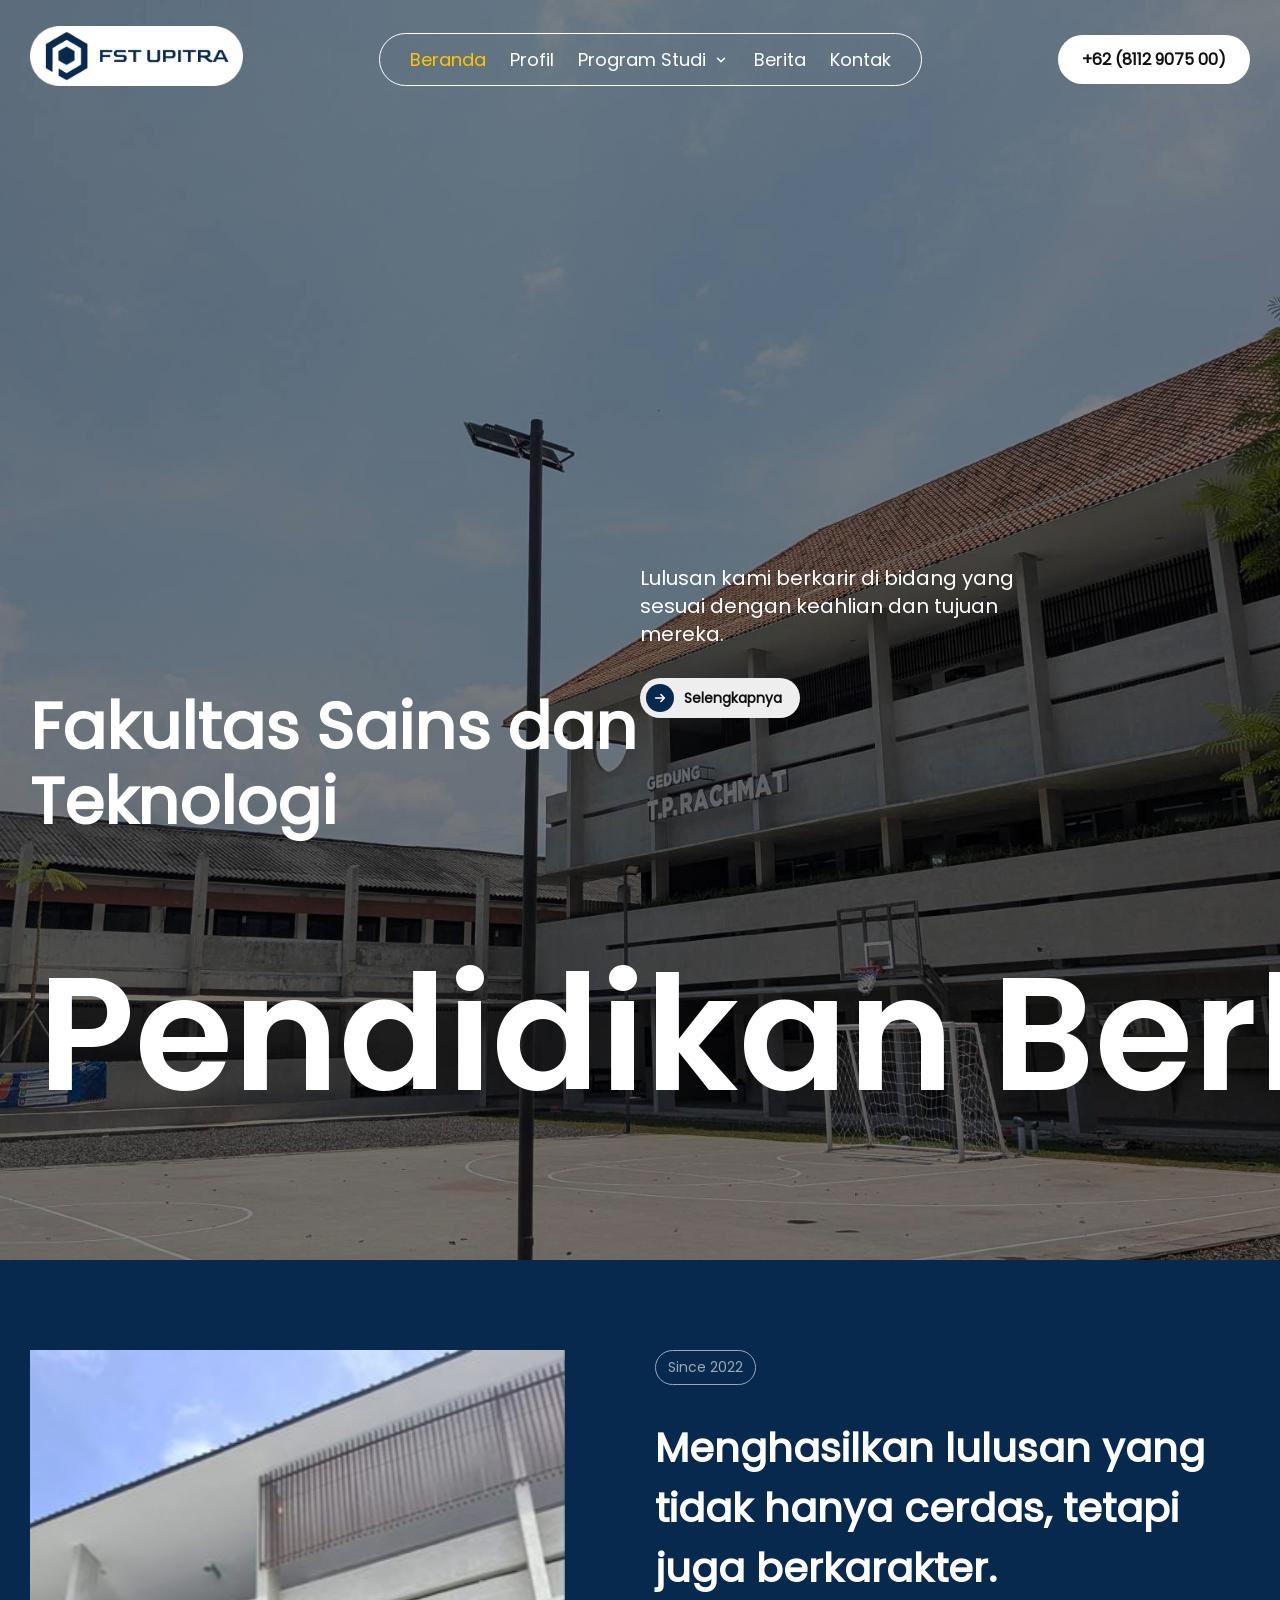
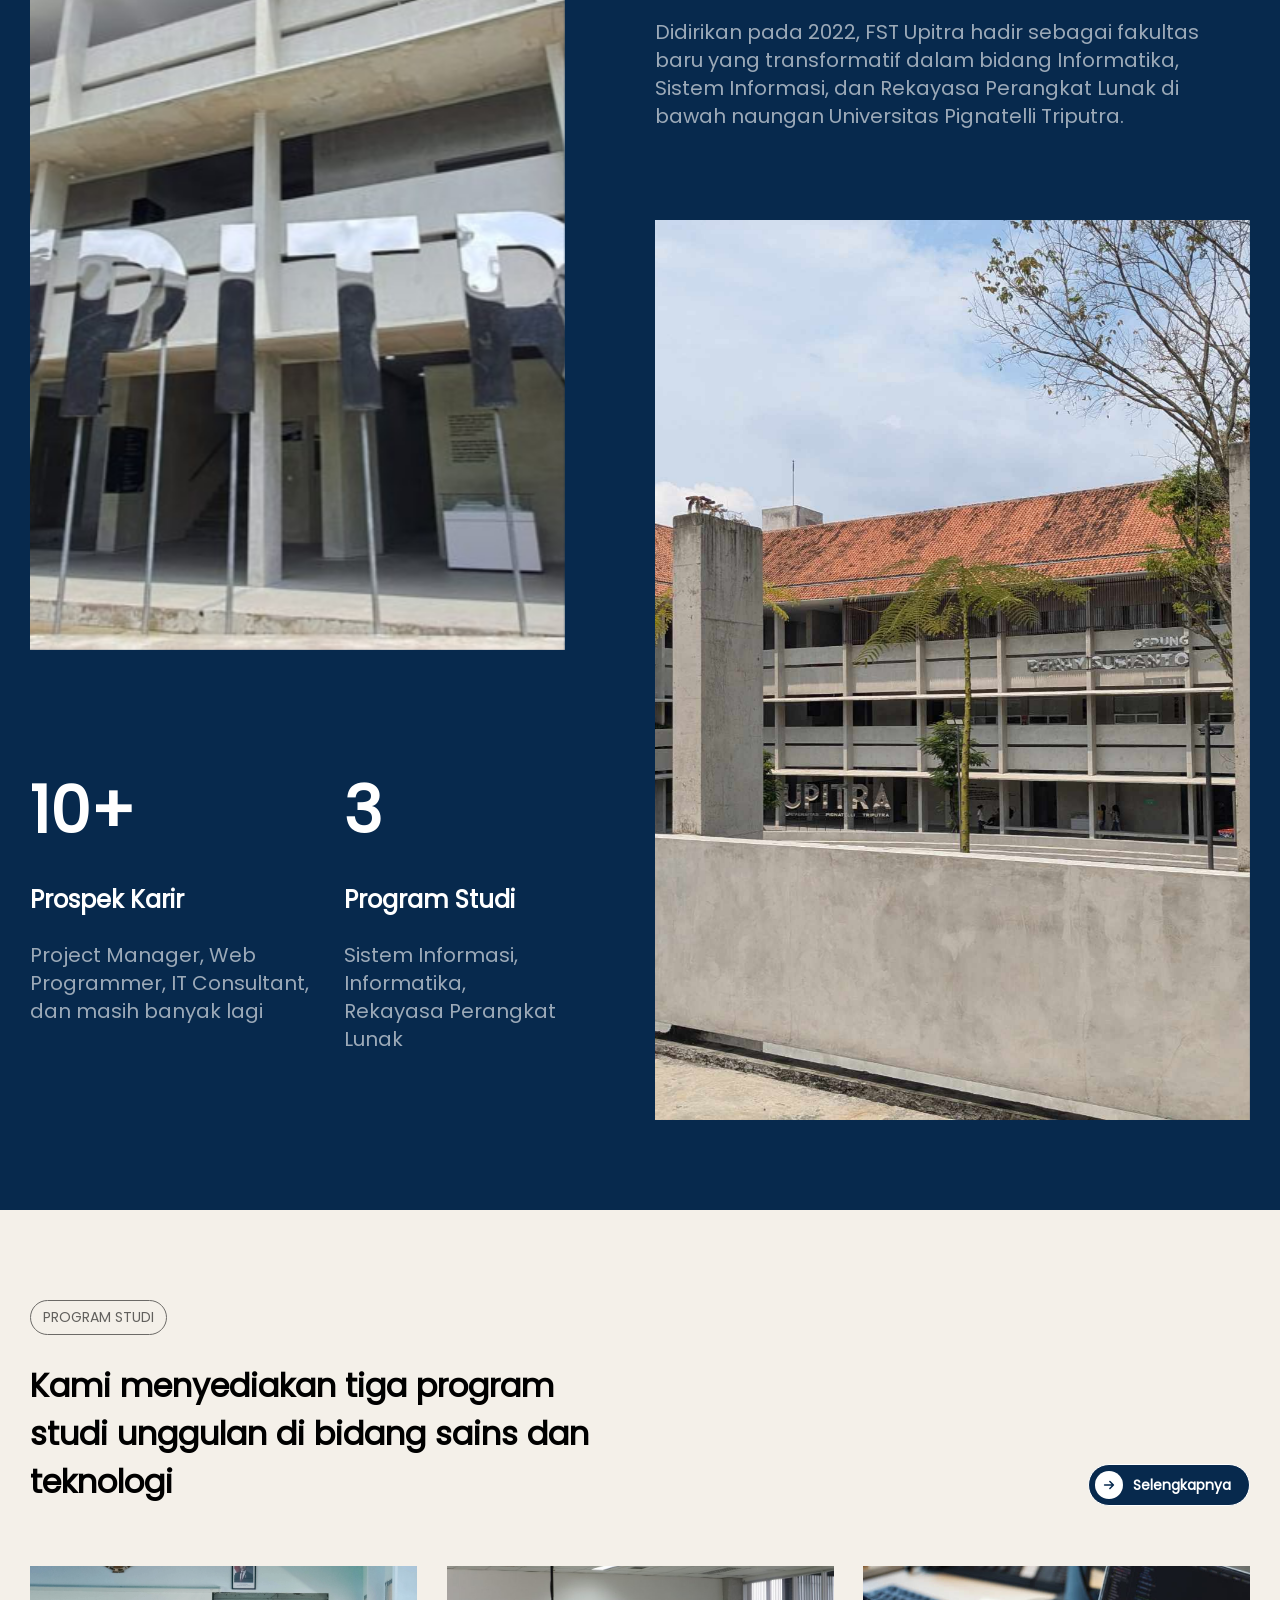
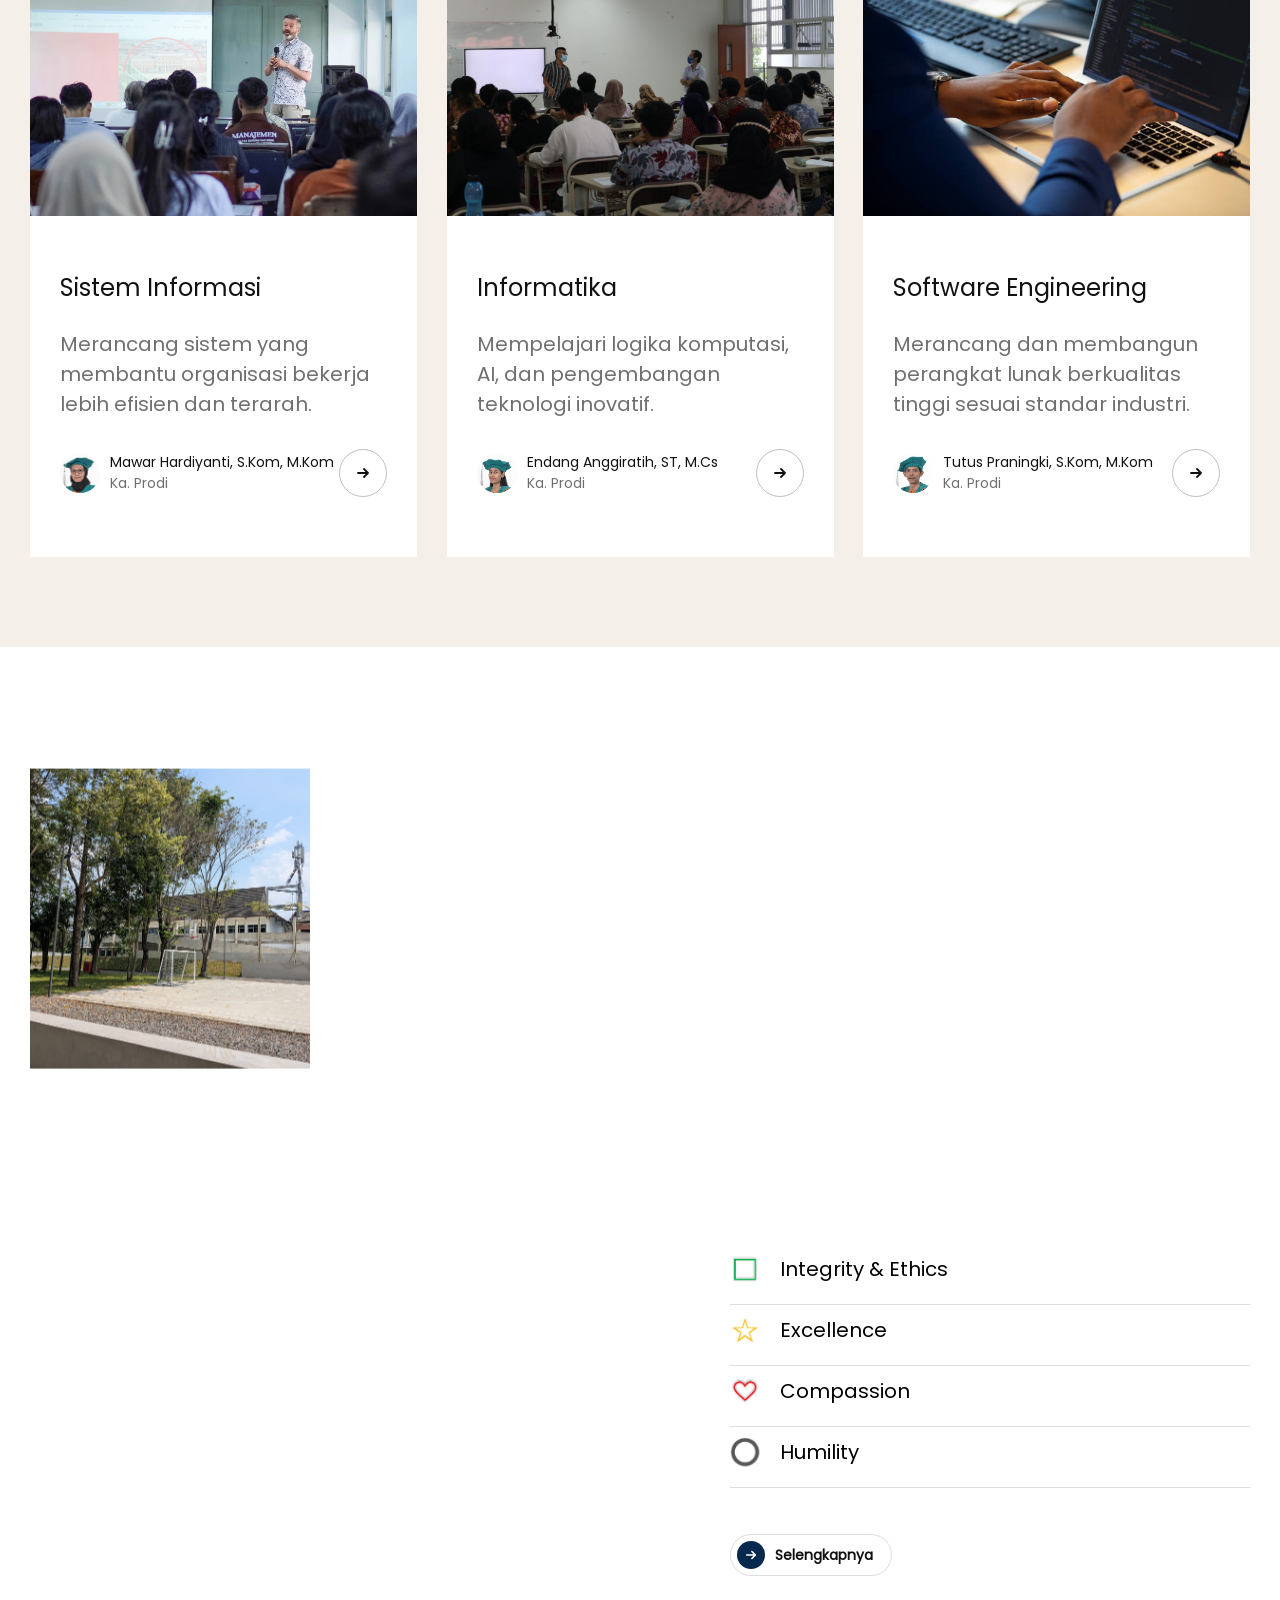
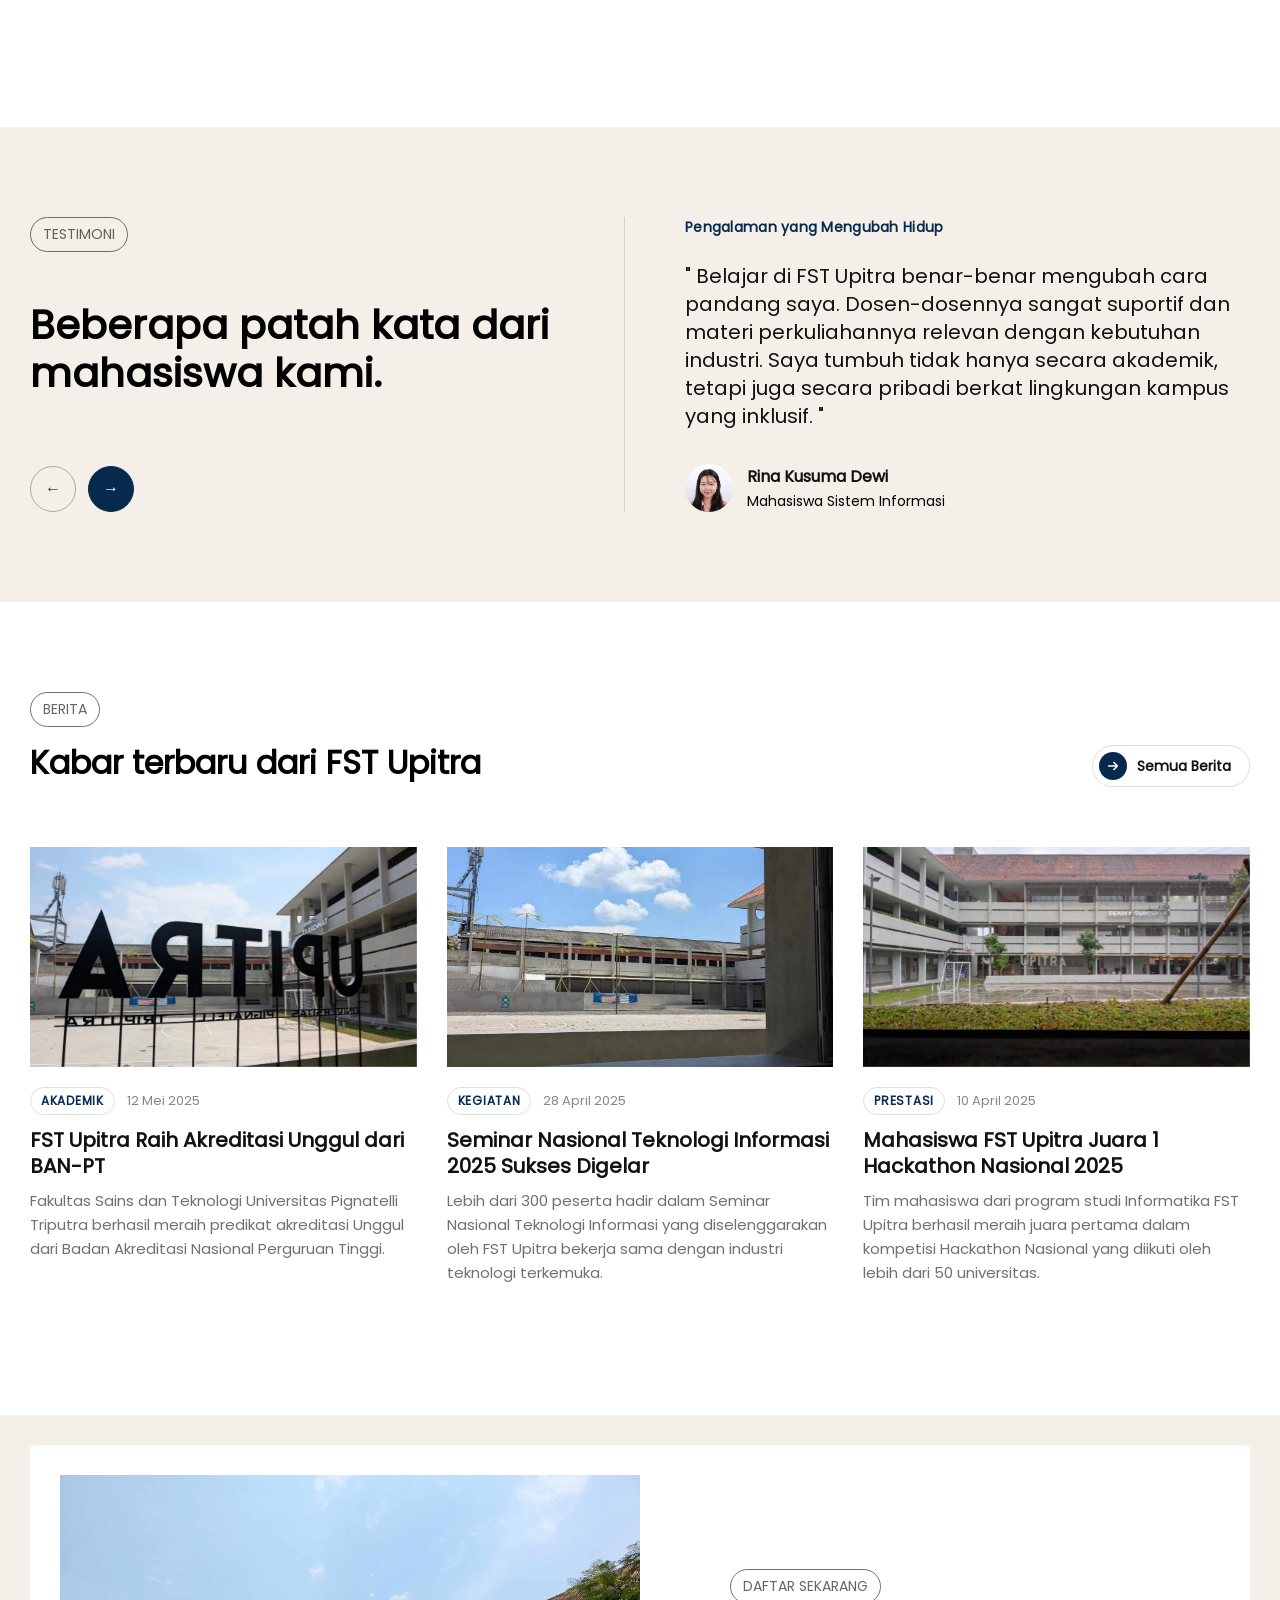
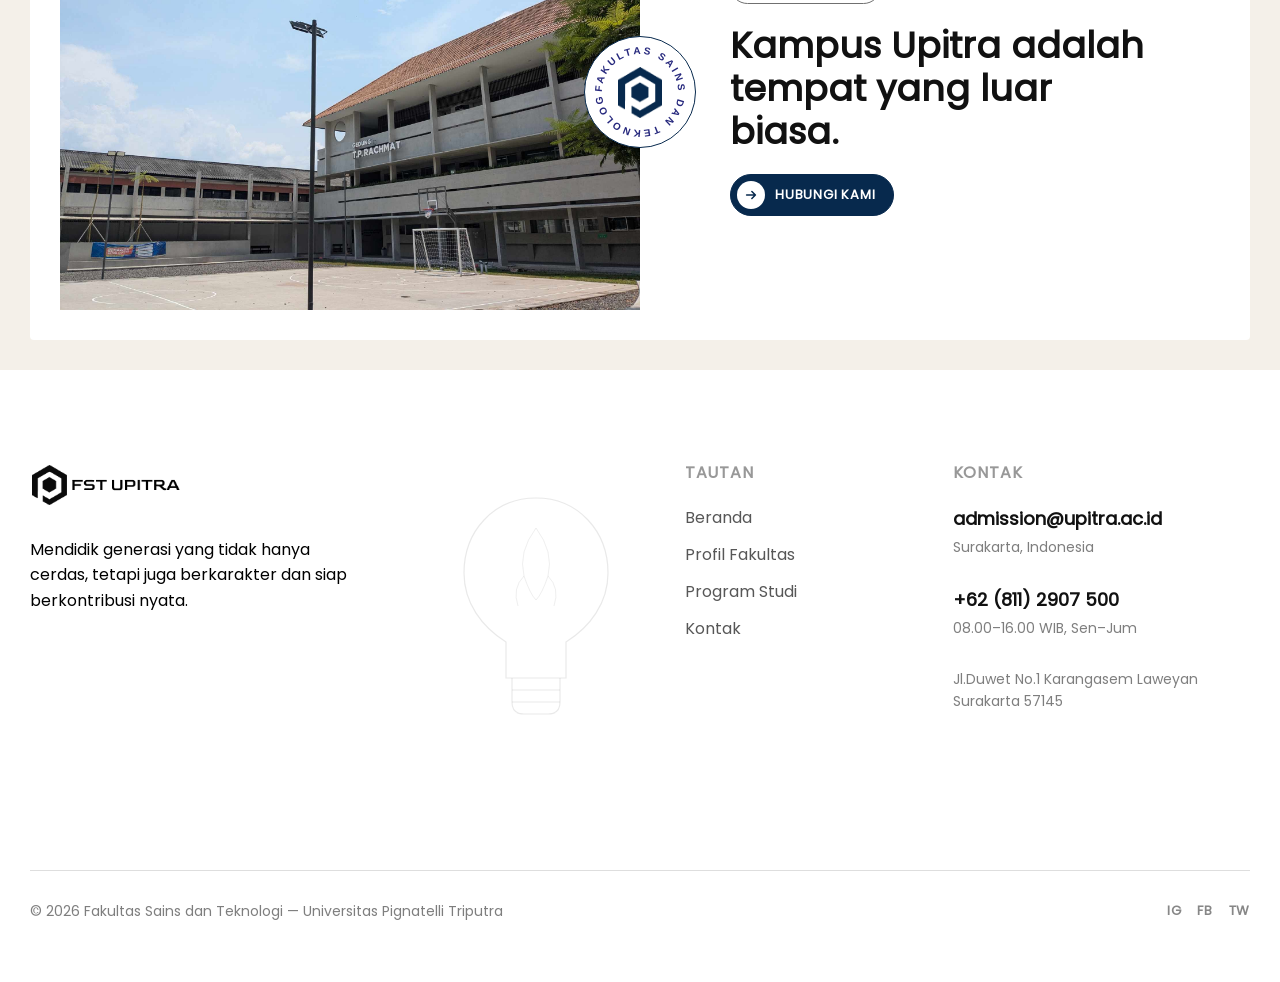
<file: index.html>
<!DOCTYPE html>
<html lang="en">

<head>
    <meta charset="UTF-8">
    <meta name="viewport" content="width=device-width, initial-scale=1.0">
    <title>FST Upitra</title>
    <link rel="stylesheet" href="assets/css/global.css">
    <link rel="stylesheet" href="assets/css/index.css">
    <link rel="shortcut icon" href="assets/img/favicon.png" type="image/x-icon">
</head>

<body class="loading">

    <div id="loading-screen">
        <div class="spinning-badge">
            <svg class="badge-ring" viewBox="0 0 110 110" xmlns="http://www.w3.org/2000/svg">
                <defs>
                    <path id="badge-circle" d="M 55,55 m -38,0 a 38,38 0 1,1 76,0 a 38,38 0 1,1 -76,0" />
                </defs>
                <text font-size="10" font-family="Arial, sans-serif" fill="#26287d" letter-spacing="2.5"
                    font-weight="600">
                    <textPath href="#badge-circle">FAKULTAS SAINS DAN TEKNOLOGI </textPath>
                </text>
            </svg>
            <div class="badge-center">
                <div class="badge-logo">
                    <img src="assets/img/logo-brand.png" alt="" class="badge-img">
                </div>
            </div>
        </div>
    </div>

    <nav>
        <a href="index.html"><img src="assets/img/logo-header.png" alt="FST Upitra Logo"></a>
        <ul class="nav-links">
            <li><a href="index.html" class="active">Beranda</a></li>
            <li><a href="pages/profil.html">Profil</a></li>
            <li class="nav-dropdown">
                <a href="pages/prodi.html">Program Studi</a>
                <span class="nav-chevron">
                    <svg viewBox="0 0 16 16" fill="none">
                        <path d="M4 6l4 4 4-4" stroke="currentColor" stroke-width="1.8" stroke-linecap="round"
                            stroke-linejoin="round" />
                    </svg>
                </span>
                <div class="nav-dropdown-menu">
                    <a href="pages/prodi/si.html">Sistem Informasi</a>
                    <a href="pages/prodi/informatika.html">Informatika</a>
                    <a href="pages/prodi/rpl.html">Rekayasa Perangkat Lunak</a>
                </div>
            </li>
            <li><a href="pages/berita.html">Berita</a></li>
            <li><a href="pages/kontak.html">Kontak</a></li>
        </ul>
        <a href="tel:+628112907500" class="kontak nav-kontak">+62 (8112 9075 00)</a>
        <button class="nav-hamburger" id="navHamburger" aria-label="Open menu">
            <span></span>
            <span></span>
            <span></span>
        </button>
    </nav>

    <div class="mobile-menu" id="mobileMenu">
        <div class="mobile-menu-header">
            <img src="assets/img/logo-header.png" alt="" class="mobile-menu-logo">
            <button class="mobile-menu-close" id="mobileMenuClose" aria-label="Close menu">
                <svg viewBox="0 0 24 24" fill="none" width="20" height="20">
                    <path d="M6 6l12 12M6 18L18 6" stroke="currentColor" stroke-width="2" stroke-linecap="round" />
                </svg>
            </button>
        </div>
        <ul class="mobile-menu-links">
            <li><a href="index.html">HOME</a></li>
            <li><a href="pages/profil.html">PROFIL</a></li>
            <li class="mobile-dropdown">
                <button class="mobile-dropdown-btn" id="mobileDropdownBtn">
                    PROGRAM STUDI
                    <svg viewBox="0 0 16 16" fill="none" width="14" height="14" class="mobile-chevron">
                        <path d="M4 6l4 4 4-4" stroke="currentColor" stroke-width="1.8" stroke-linecap="round"
                            stroke-linejoin="round" />
                    </svg>
                </button>
                <ul class="mobile-submenu" id="mobileSubmenu">
                    <li><a href="pages/prodi/si.html">Sistem Informasi</a></li>
                    <li><a href="pages/prodi/informatika.html">Informatika</a></li>
                    <li><a href="pages/prodi/rpl.html">Rekayasa Perangkat Lunak</a></li>
                </ul>
            </li>
            <li><a href="pages/kontak.html">KONTAK</a></li>
        </ul>
        <a href="tel:+628112907500" class="mobile-menu-kontak">+62 (8112 9075 00)</a>
    </div>

    <div class="mobile-menu-overlay" id="mobileMenuOverlay"></div>

    <main>
        <section id="jumbotron">
            <div class="bg-jumbotron">
                <div class="bg-layer">
                    <div class="content-jumbotron">
                        <div class="hero-1">
                            <div>
                                Fakultas
                                Sains dan
                                Teknologi
                            </div>
                            <div>
                                Lulusan kami berkarir di bidang yang sesuai dengan keahlian dan tujuan mereka.
                                <br>
                                <a href="pages/profil.html" class="a-button">
                                    <span class="btn-arrow-wrap">
                                        <svg class="arrow-main" viewBox="0 0 16 16" fill="none">
                                            <path d="M3 8h10M9 4l4 4-4 4" stroke="white" stroke-width="1.8"
                                                stroke-linecap="round" stroke-linejoin="round" />
                                        </svg>
                                        <svg class="arrow-ghost" viewBox="0 0 16 16" fill="none">
                                            <path d="M3 8h10M9 4l4 4-4 4" stroke="white" stroke-width="1.8"
                                                stroke-linecap="round" stroke-linejoin="round" />
                                        </svg>
                                    </span>
                                    Selengkapnya
                                </a>
                            </div>
                        </div>
                        <div class="hero-2">
                            <div class="marquee" id="marqueeEl">
                                <div class="track" id="marqueeTrack">
                                    <span class="marquee-content">&nbsp;Pendidikan Berkualitas untuk Masa Depan yang
                                        Lebih Cerah &nbsp;&bull;&nbsp; Pendidikan Berkualitas untuk Masa Depan yang
                                        Lebih Cerah &nbsp;&bull;&nbsp; Pendidikan Berkualitas untuk Masa Depan yang
                                        Lebih Cerah &nbsp;&bull;&nbsp; Pendidikan Berkualitas untuk Masa Depan yang
                                        Lebih Cerah &nbsp;&bull;&nbsp;</span>
                                    <span class="marquee-content" aria-hidden="true">&nbsp;Pendidikan Berkualitas untuk
                                        Masa Depan yang Lebih Cerah &nbsp;&bull;&nbsp; Pendidikan Berkualitas untuk Masa
                                        Depan yang Lebih Cerah &nbsp;&bull;&nbsp; Pendidikan Berkualitas untuk Masa
                                        Depan yang Lebih Cerah &nbsp;&bull;&nbsp; Pendidikan Berkualitas untuk Masa
                                        Depan yang Lebih Cerah &nbsp;&bull;&nbsp;</span>
                                </div>
                            </div>
                        </div>
                    </div>
                </div>
            </div>
        </section>

        <section id="pengantar">
            <div class="p-r-1">
                <div class="p-c-1">
                    <div class="p-c-1-img-container scroll-zoom-wrap">
                        <img src="assets/img/upitra4.jpg" alt="" class="scroll-zoom-img">
                    </div>
                    <div class="p-c-1-text-container">
                        <div>
                            <h2 class="char-line" data-text="10+">10+</h2>
                            <h3>Prospek Karir</h3>
                            <p>
                                Project Manager, Web Programmer, IT Consultant, dan masih banyak lagi
                            </p>
                        </div>
                        <div>
                            <h2 class="char-line" data-text="3">3</h2>
                            <h3>Program Studi</h3>
                            <p>
                                Sistem Informasi, Informatika, Rekayasa Perangkat Lunak
                            </p>
                        </div>
                    </div>
                </div>
                <div class="p-c-2">
                    <div>
                        Since 2022
                    </div>
                    <h2>
                        Menghasilkan lulusan yang tidak hanya cerdas, tetapi juga berkarakter.
                    </h2>
                    <p>
                        Didirikan pada 2022, FST Upitra hadir sebagai fakultas baru yang transformatif dalam bidang
                        Informatika, Sistem Informasi, dan Rekayasa Perangkat Lunak di bawah naungan Universitas
                        Pignatelli Triputra.
                    </p>
                    <div class="p-c-2-img-container scroll-zoom-wrap">
                        <img src="assets/img/upitra3.jpg" alt="" class="scroll-zoom-img">
                    </div>
                </div>
            </div>
        </section>

        <section id="prodi">
            <div class="rounded">PROGRAM STUDI</div>
            <div class="p-r-1">
                <div class="p-r-1-left">
                    <h2>Kami menyediakan tiga program studi unggulan di bidang sains dan teknologi</h2>
                </div>
                <div class="p-r-1-right">
                    <a href="pages/prodi.html" class="a-button">
                        <span class="btn-arrow-wrap">
                            <svg class="arrow-main" viewBox="0 0 16 16" fill="none">
                                <path d="M3 8h10M9 4l4 4-4 4" stroke="white" stroke-width="1.8" stroke-linecap="round"
                                    stroke-linejoin="round" />
                            </svg>
                            <svg class="arrow-ghost" viewBox="0 0 16 16" fill="none">
                                <path d="M3 8h10M9 4l4 4-4 4" stroke="white" stroke-width="1.8" stroke-linecap="round"
                                    stroke-linejoin="round" />
                            </svg>
                        </span>
                        Selengkapnya
                    </a>
                </div>
            </div>
            <div class="p-r-2">
                <a href="pages/prodi/si.html" class="p-r-2-card">
                    <div class="img-container">
                        <img src="assets/img/waseda.webp" alt="">
                    </div>
                    <div class="text-container">
                        <p>Sistem Informasi</p>
                        <p>Merancang sistem yang membantu organisasi bekerja lebih efisien dan terarah.</p>
                    </div>
                    <div class="kaprodi">
                        <div class="kaprodi-left">
                            <img src="assets/img/prodi_si1.png" alt="">
                            <div>
                                <p>Mawar Hardiyanti, S.Kom, M.Kom</p>
                                <p>Ka. Prodi</p>
                            </div>
                        </div>
                        <div class="kaprodi-right">
                            <svg viewBox="0 0 16 16" fill="none" width="16" height="16">
                                <path d="M3 8h10M9 4l4 4-4 4" stroke="currentColor" stroke-width="1.8"
                                    stroke-linecap="round" stroke-linejoin="round" />
                            </svg>
                        </div>
                    </div>
                </a>
                <a href="pages/prodi/informatika.html" class="p-r-2-card">
                    <div class="img-container">
                        <img src="assets/img/istockphoto-1467685152-612x612.jpg" alt="">
                    </div>
                    <div class="text-container">
                        <p>Informatika</p>
                        <p>Mempelajari logika komputasi, AI, dan pengembangan teknologi inovatif.</p>
                    </div>
                    <div class="kaprodi">
                        <div class="kaprodi-left">
                            <img src="assets/img/prodi_informatika1.png" alt="">
                            <div>
                                <p>Endang Anggiratih, ST, M.Cs</p>
                                <p>Ka. Prodi</p>
                            </div>
                        </div>
                        <div class="kaprodi-right">
                            <svg viewBox="0 0 16 16" fill="none" width="16" height="16">
                                <path d="M3 8h10M9 4l4 4-4 4" stroke="currentColor" stroke-width="1.8"
                                    stroke-linecap="round" stroke-linejoin="round" />
                            </svg>
                        </div>
                    </div>
                </a>
                <a href="pages/prodi/rpl.html" class="p-r-2-card">
                    <div class="img-container">
                        <img src="assets/img/rpl.jpg" alt="">
                    </div>
                    <div class="text-container">
                        <p>Software Engineering</p>
                        <p>Merancang dan membangun perangkat lunak berkualitas tinggi sesuai standar industri.</p>
                    </div>
                    <div class="kaprodi">
                        <div class="kaprodi-left">
                            <img src="assets/img/prodi_rpl1.png" alt="">
                            <div>
                                <p>Tutus Praningki, S.Kom, M.Kom</p>
                                <p>Ka. Prodi</p>
                            </div>
                        </div>
                        <div class="kaprodi-right">
                            <svg viewBox="0 0 16 16" fill="none" width="16" height="16">
                                <path d="M3 8h10M9 4l4 4-4 4" stroke="currentColor" stroke-width="1.8"
                                    stroke-linecap="round" stroke-linejoin="round" />
                            </svg>
                        </div>
                    </div>
                </a>
            </div>
        </section>

        <section id="nilai-nilai">
            <div class="n-n-1">
                <div class="n-n-1-left">
                    <div class="img-container scroll-zoom-wrap">
                        <img src="assets/img/nilai-kiri-1.jpg" alt="" class="scroll-zoom-img">
                    </div>
                </div>
                <div class="n-n-1-right">
                    <div class="img-container scroll-zoom-wrap">
                        <img src="assets/img/nilai-kanan-1.jpg" alt="" class="scroll-zoom-img">
                    </div>
                    <div class="img-container scroll-zoom-wrap">
                        <img src="assets/img/nilai-kanan-2.jpg" alt="" class="scroll-zoom-img">
                    </div>
                </div>
            </div>
            <div class="n-n-2">
                <div class="rounded">
                    NILAI NILAI KAMI
                </div>
                <h2>
                    FST Upitra adalah tempat bertumbuh dan berinovasi.
                </h2>
                <p>
                    Kami hadir dengan pendidikan transformatif yang membekali mahasiswa dengan ilmu, karakter, dan
                    semangat untuk berkontribusi nyata bagi masyarakat.
                </p>
                <ul>
                    <li>
                        <img src="assets/img/f-1.png" alt="">
                        Integrity &amp; Ethics
                    </li>
                    <li>
                        <img src="assets/img/f-2.png" alt="">
                        Excellence
                    </li>
                    <li>
                        <img src="assets/img/f-3.png" alt="">
                        Compassion
                    </li>
                    <li>
                        <img src="assets/img/f-4.png" alt="">
                        Humility
                    </li>
                </ul>
                <a href="pages/profil.html#profil-nilai" class="a-button">
                    <span class="btn-arrow-wrap">
                        <svg class="arrow-main" viewBox="0 0 16 16" fill="none">
                            <path d="M3 8h10M9 4l4 4-4 4" stroke="white" stroke-width="1.8" stroke-linecap="round"
                                stroke-linejoin="round" />
                        </svg>
                        <svg class="arrow-ghost" viewBox="0 0 16 16" fill="none">
                            <path d="M3 8h10M9 4l4 4-4 4" stroke="white" stroke-width="1.8" stroke-linecap="round"
                                stroke-linejoin="round" />
                        </svg>
                    </span>
                    Selengkapnya
                </a>
            </div>
        </section>

        <section id="testimoni">
            <div class="t-r-1">
                <div class="t-left">
                    <div class="rounded">TESTIMONI</div>
                    <h2>Beberapa patah kata dari mahasiswa kami.</h2>
                    <div class="t-arrows">
                        <button class="t-arrow" onclick="tMove(-1)">&#8592;</button>
                        <button class="t-arrow t-arrow-filled" onclick="tMove(1)">&#8594;</button>
                    </div>
                </div>
                <div class="t-right">
                    <div class="t-viewport">
                        <div class="t-track" id="tTrack">
                            <div class="t-slide">
                                <p class="t-title">Pengalaman yang Mengubah Hidup</p>
                                <p class="t-quote">" Belajar di FST Upitra benar-benar mengubah cara pandang saya.
                                    Dosen-dosennya sangat suportif dan materi perkuliahannya relevan dengan kebutuhan
                                    industri. Saya tumbuh tidak hanya secara akademik, tetapi juga secara pribadi berkat
                                    lingkungan kampus yang inklusif. "</p>
                                <div class="t-author">
                                    <img class="t-avatar no-reveal"
                                        src="assets/img/t-2.png" alt="Rina Kusuma Dewi">
                                    <div>
                                        <p class="t-name">Rina Kusuma Dewi</p>
                                        <p class="t-role">Mahasiswa Sistem Informasi</p>
                                    </div>
                                </div>
                            </div>
                            <div class="t-slide">
                                <p class="t-title">Melampaui Ekspektasi</p>
                                <p class="t-quote">" Program studi Informatika di sini jauh melampaui ekspektasi saya.
                                    Setiap mata kuliah dirancang dengan matang, dan para dosen benar-benar peduli dengan
                                    perkembangan mahasiswa. Saya lulus dengan bekal ilmu dan kepercayaan diri yang kuat.
                                    "</p>
                                <div class="t-author">
                                    <img class="t-avatar no-reveal"
                                        src="assets/img/t-1.png" alt="Bagus Prasetyo">
                                    <div>
                                        <p class="t-name">Bagus Prasetyo</p>
                                        <p class="t-role">Mahasiswa Informatika</p>
                                    </div>
                                </div>
                            </div>
                            <div class="t-slide">
                                <p class="t-title">Komunitas yang Luar Biasa</p>
                                <p class="t-quote">" Yang membuat FST Upitra istimewa adalah komunitasnya. Koneksi yang
                                    saya bangun bersama rekan dan dosen sangat berharga. Lebih dari sekadar tempat
                                    belajar, ini adalah tempat saya benar-benar bertumbuh dan berkembang. "</p>
                                <div class="t-author">
                                    <img class="t-avatar no-reveal"
                                        src="assets/img/t-3.png" alt="Sari Indah Lestari">
                                    <div>
                                        <p class="t-name">Sari Indah Lestari</p>
                                        <p class="t-role">Mahasiswa Rekayasa Perangkat Lunak</p>
                                    </div>
                                </div>
                            </div>
                        </div>
                    </div>
                </div>
            </div>
        </section>


        <section id="berita">
            <div class="b-r-1">
                <div class="b-r-1-left">
                    <div class="rounded">BERITA</div>
                    <h2>Kabar terbaru dari FST Upitra</h2>
                </div>
                <div class="b-r-1-right">
                    <a href="pages/berita.html" class="a-button">
                        <span class="btn-arrow-wrap">
                            <svg class="arrow-main" viewBox="0 0 16 16" fill="none">
                                <path d="M3 8h10M9 4l4 4-4 4" stroke="white" stroke-width="1.8" stroke-linecap="round" stroke-linejoin="round" />
                            </svg>
                            <svg class="arrow-ghost" viewBox="0 0 16 16" fill="none">
                                <path d="M3 8h10M9 4l4 4-4 4" stroke="white" stroke-width="1.8" stroke-linecap="round" stroke-linejoin="round" />
                            </svg>
                        </span>
                        Semua Berita
                    </a>
                </div>
            </div>
            <div class="b-r-2">
                <a href="#" class="b-card">
                    <div class="b-img">
                        <img src="assets/img/upitra2.jpg" alt="FST Upitra Raih Akreditasi Unggul">
                    </div>
                    <div class="b-meta">
                        <span class="b-tag">Akademik</span>
                        <span class="b-date">12 Mei 2025</span>
                    </div>
                    <p class="b-title">FST Upitra Raih Akreditasi Unggul dari BAN-PT</p>
                    <p class="b-excerpt">Fakultas Sains dan Teknologi Universitas Pignatelli Triputra berhasil meraih predikat akreditasi Unggul dari Badan Akreditasi Nasional Perguruan Tinggi.</p>
                    <span class="b-readmore">
                        Baca selengkapnya
                        <svg viewBox="0 0 16 16" fill="none"><path d="M3 8h10M9 4l4 4-4 4" stroke="currentColor" stroke-width="1.8" stroke-linecap="round" stroke-linejoin="round"/></svg>
                    </span>
                </a>
                <a href="#" class="b-card">
                    <div class="b-img">
                        <img src="assets/img/upitra5.jpg" alt="Seminar Nasional Teknologi Informasi 2025">
                    </div>
                    <div class="b-meta">
                        <span class="b-tag">Kegiatan</span>
                        <span class="b-date">28 April 2025</span>
                    </div>
                    <p class="b-title">Seminar Nasional Teknologi Informasi 2025 Sukses Digelar</p>
                    <p class="b-excerpt">Lebih dari 300 peserta hadir dalam Seminar Nasional Teknologi Informasi yang diselenggarakan oleh FST Upitra bekerja sama dengan industri teknologi terkemuka.</p>
                    <span class="b-readmore">
                        Baca selengkapnya
                        <svg viewBox="0 0 16 16" fill="none"><path d="M3 8h10M9 4l4 4-4 4" stroke="currentColor" stroke-width="1.8" stroke-linecap="round" stroke-linejoin="round"/></svg>
                    </span>
                </a>
                <a href="#" class="b-card">
                    <div class="b-img">
                        <img src="assets/img/upitra6.jpg" alt="Mahasiswa FST Juara Hackathon Nasional">
                    </div>
                    <div class="b-meta">
                        <span class="b-tag">Prestasi</span>
                        <span class="b-date">10 April 2025</span>
                    </div>
                    <p class="b-title">Mahasiswa FST Upitra Juara 1 Hackathon Nasional 2025</p>
                    <p class="b-excerpt">Tim mahasiswa dari program studi Informatika FST Upitra berhasil meraih juara pertama dalam kompetisi Hackathon Nasional yang diikuti oleh lebih dari 50 universitas.</p>
                    <span class="b-readmore">
                        Baca selengkapnya
                        <svg viewBox="0 0 16 16" fill="none"><path d="M3 8h10M9 4l4 4-4 4" stroke="currentColor" stroke-width="1.8" stroke-linecap="round" stroke-linejoin="round"/></svg>
                    </span>
                </a>
            </div>
        </section>

        <section id="contact-card">
            <div class="cc-inner">
                <div class="cc-image scroll-zoom-wrap">
                    <img src="assets/img/upitra1.jpg" alt="Campus" class="scroll-zoom-img">
                </div>

                <div class="spinning-badge">
                    <svg class="badge-ring" viewBox="0 0 110 110" xmlns="http://www.w3.org/2000/svg">
                        <defs>
                            <path id="badge-circle" d="M 55,55 m -38,0 a 38,38 0 1,1 76,0 a 38,38 0 1,1 -76,0" />
                        </defs>
                        <text font-size="10" font-family="Arial, sans-serif" fill="#26287d" letter-spacing="2.5"
                            font-weight="600">
                            <textPath href="#badge-circle">FAKULTAS SAINS DAN TEKNOLOGI </textPath>
                        </text>
                    </svg>
                    <div class="badge-center">
                        <div class="badge-logo">
                            <img src="assets/img/logo-brand.png" alt="" class="badge-img">
                        </div>
                    </div>
                </div>

                <div class="cc-content">
                    <div class="rounded">DAFTAR SEKARANG</div>
                    <h2>Kampus Upitra adalah tempat yang luar biasa.</h2>
                    <a href="pages/kontak.html" class="a-button cc-cta">
                        <span class="btn-arrow-wrap">
                            <svg class="arrow-main" viewBox="0 0 16 16" fill="none">
                                <path d="M3 8h10M9 4l4 4-4 4" stroke="white" stroke-width="1.8" stroke-linecap="round"
                                    stroke-linejoin="round" />
                            </svg>
                            <svg class="arrow-ghost" viewBox="0 0 16 16" fill="none">
                                <path d="M3 8h10M9 4l4 4-4 4" stroke="white" stroke-width="1.8" stroke-linecap="round"
                                    stroke-linejoin="round" />
                            </svg>
                        </span>
                        HUBUNGI KAMI
                    </a>
                </div>
            </div>
        </section>

    </main>

    <footer>
        <div class="f-top">
            <div class="f-col-1">
                <div class="f-logo">
                    <img src="assets/img/logo-footer.png" alt="FST Upitra">
                </div>
                <p class="f-tagline">Mendidik generasi yang tidak hanya cerdas, tetapi juga berkarakter dan siap
                    berkontribusi nyata.</p>
            </div>
            <div class="f-col-2">
                <svg viewBox="0 0 300 500" fill="none" xmlns="http://www.w3.org/2000/svg" class="f-bulb">
                    <path
                        d="M150 30 C80 30 30 85 30 155 C30 205 60 245 100 270 L100 330 L200 330 L200 270 C240 245 270 205 270 155 C270 85 220 30 150 30 Z"
                        stroke="rgba(0,0,0,0.12)" stroke-width="2" fill="none" />
                    <path d="M110 330 L110 370 Q110 390 130 390 L170 390 Q190 390 190 370 L190 330"
                        stroke="rgba(0,0,0,0.12)" stroke-width="2" fill="none" />
                    <line x1="110" y1="350" x2="190" y2="350" stroke="rgba(0,0,0,0.12)" stroke-width="2" />
                    <line x1="110" y1="370" x2="190" y2="370" stroke="rgba(0,0,0,0.12)" stroke-width="2" />
                    <path d="M150 80 Q120 120 130 160 Q140 190 150 200 Q160 190 170 160 Q180 120 150 80Z"
                        stroke="rgba(0,0,0,0.1)" stroke-width="1.5" fill="none" />
                    <path d="M130 160 Q110 180 120 210" stroke="rgba(0,0,0,0.1)" stroke-width="1.5" fill="none" />
                    <path d="M170 160 Q190 180 180 210" stroke="rgba(0,0,0,0.1)" stroke-width="1.5" fill="none" />
                </svg>
            </div>
            <div class="f-col-3">
                <p class="f-col-title">Tautan</p>
                <ul class="f-links">
                    <li><a href="index.html">Beranda</a></li>
                    <li><a href="pages/profil.html">Profil Fakultas</a></li>
                    <li><a href="pages/prodi.html">Program Studi</a></li>
                    <li><a href="pages/kontak.html">Kontak</a></li>
                </ul>
            </div>
            <div class="f-col-4">
                <p class="f-col-title">Kontak</p>
                <div class="f-contact-block">
                    <a href="mailto:admission@upitra.ac.id" class="f-email">admission@upitra.ac.id</a>
                    <p class="f-contact-sub">Surakarta, Indonesia</p>
                </div>
                <div class="f-contact-block">
                    <a href="tel:+628112907500" class="f-phone">+62 (811) 2907 500</a>
                    <p class="f-contact-sub">08.00–16.00 WIB, Sen–Jum</p>
                </div>
                <div class="f-contact-block">
                    <p class="f-contact-sub">Jl.Duwet No.1 Karangasem Laweyan Surakarta 57145</p>
                </div>
            </div>
        </div>
        <div class="f-bottom">
            <p>&copy; 2026 Fakultas Sains dan Teknologi &mdash; Universitas Pignatelli Triputra</p>
            <div class="f-socials">
                <a href="#">IG</a>
                <a href="#">FB</a>
                <a href="#">TW</a>
            </div>
        </div>
    </footer>

    <script src="assets/js/script.js"></script>
</body>

</html>
</file>
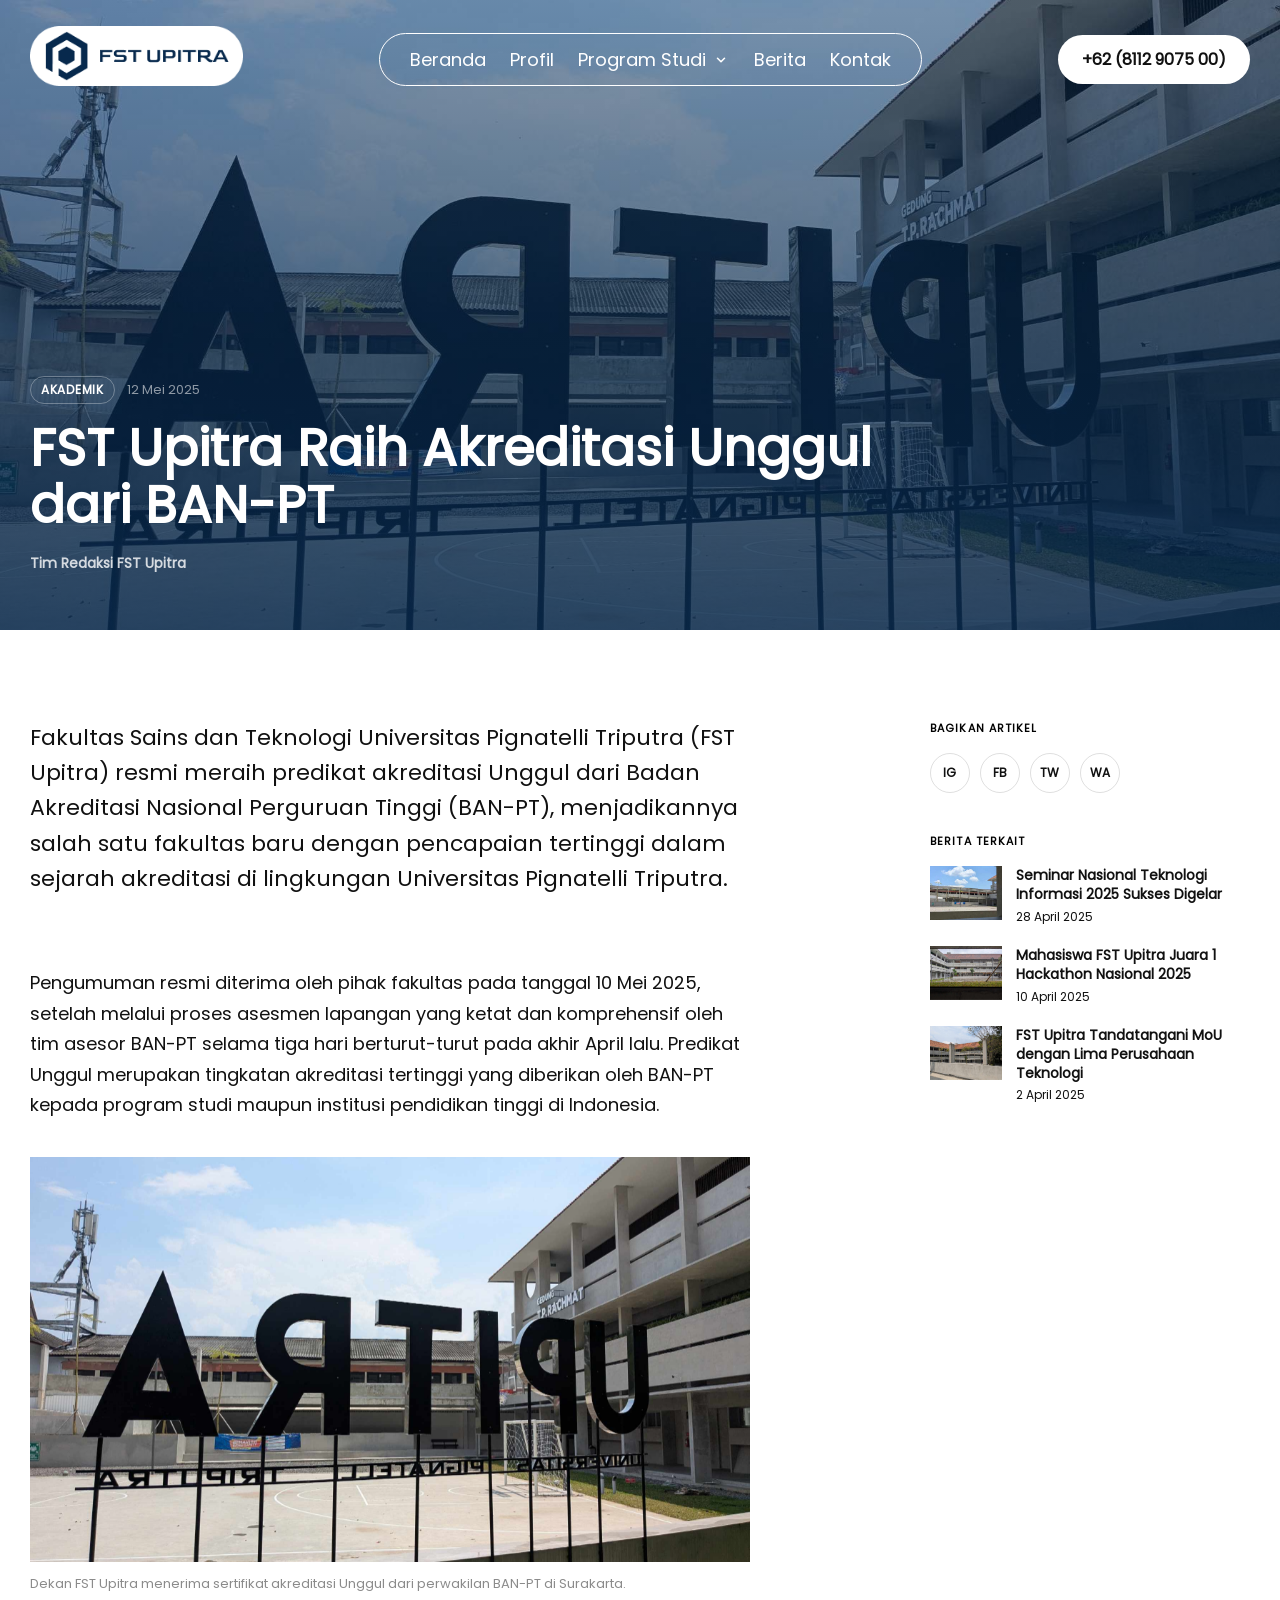
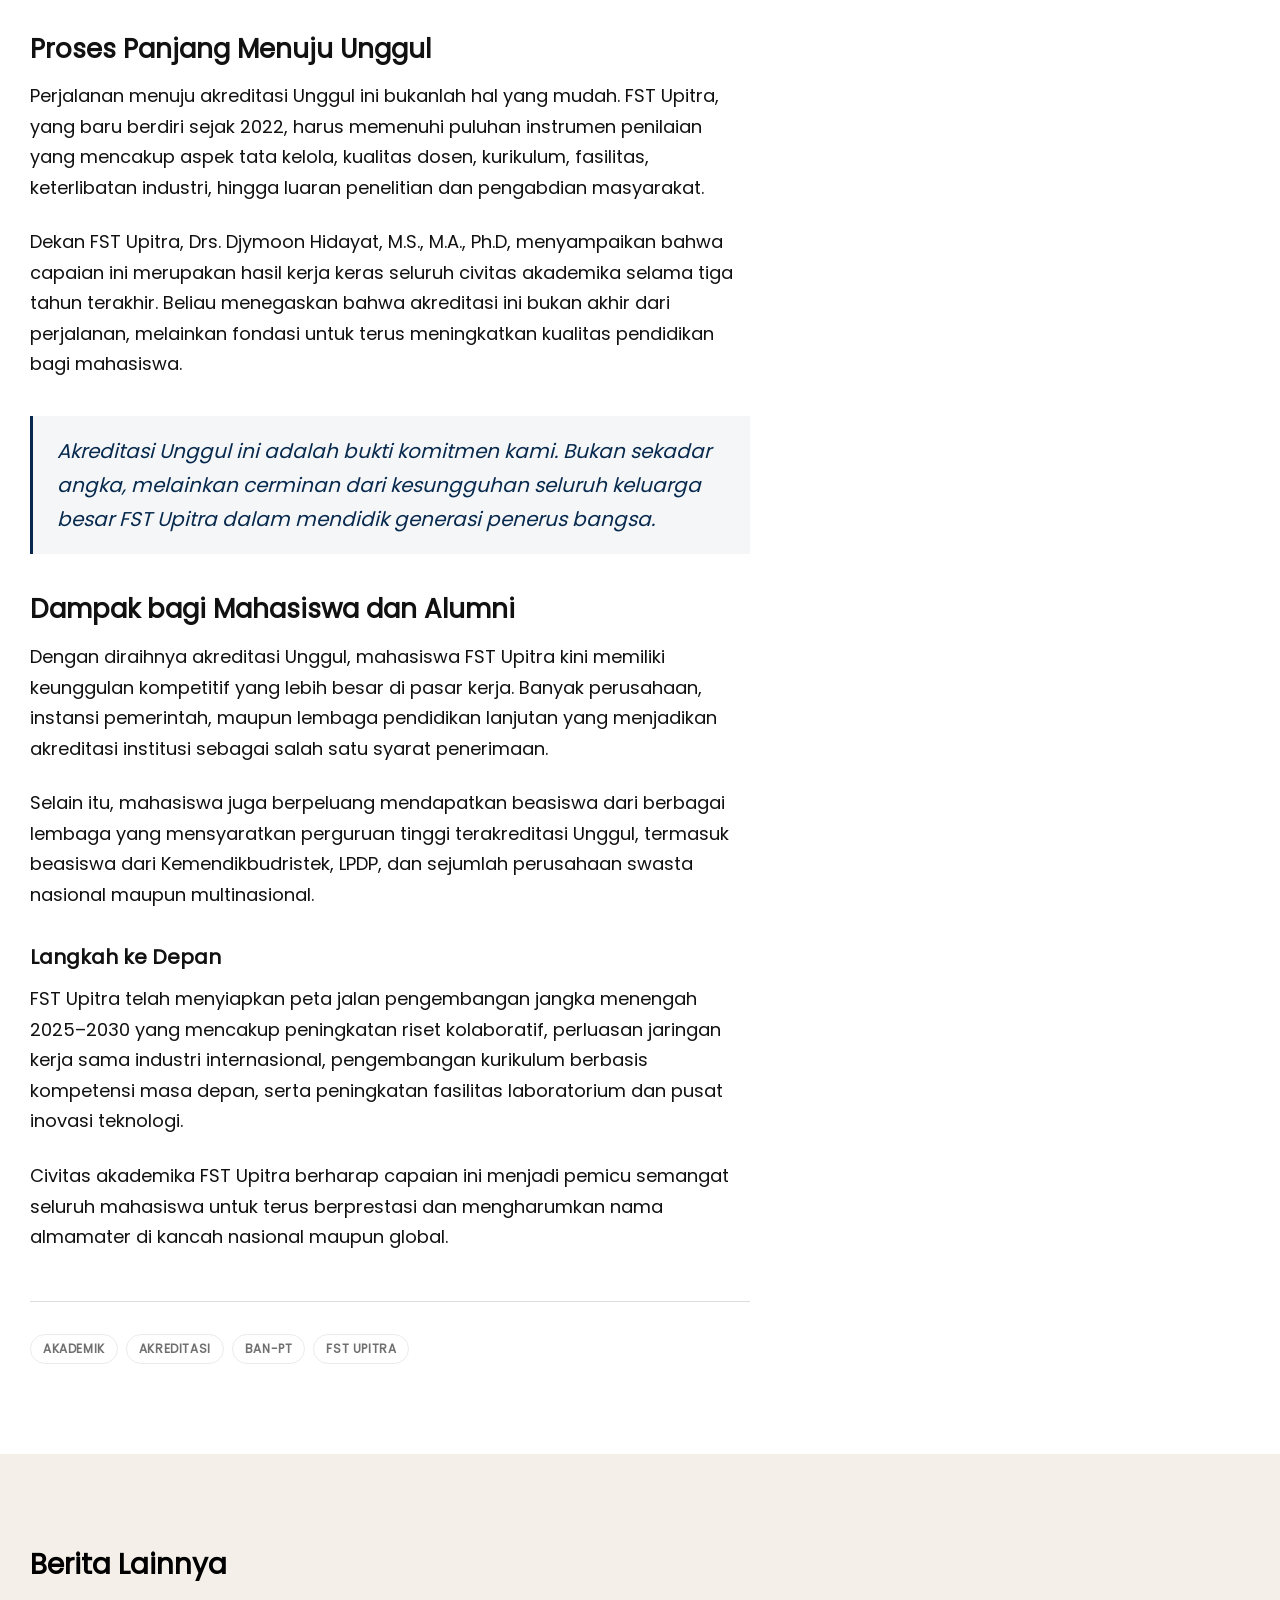
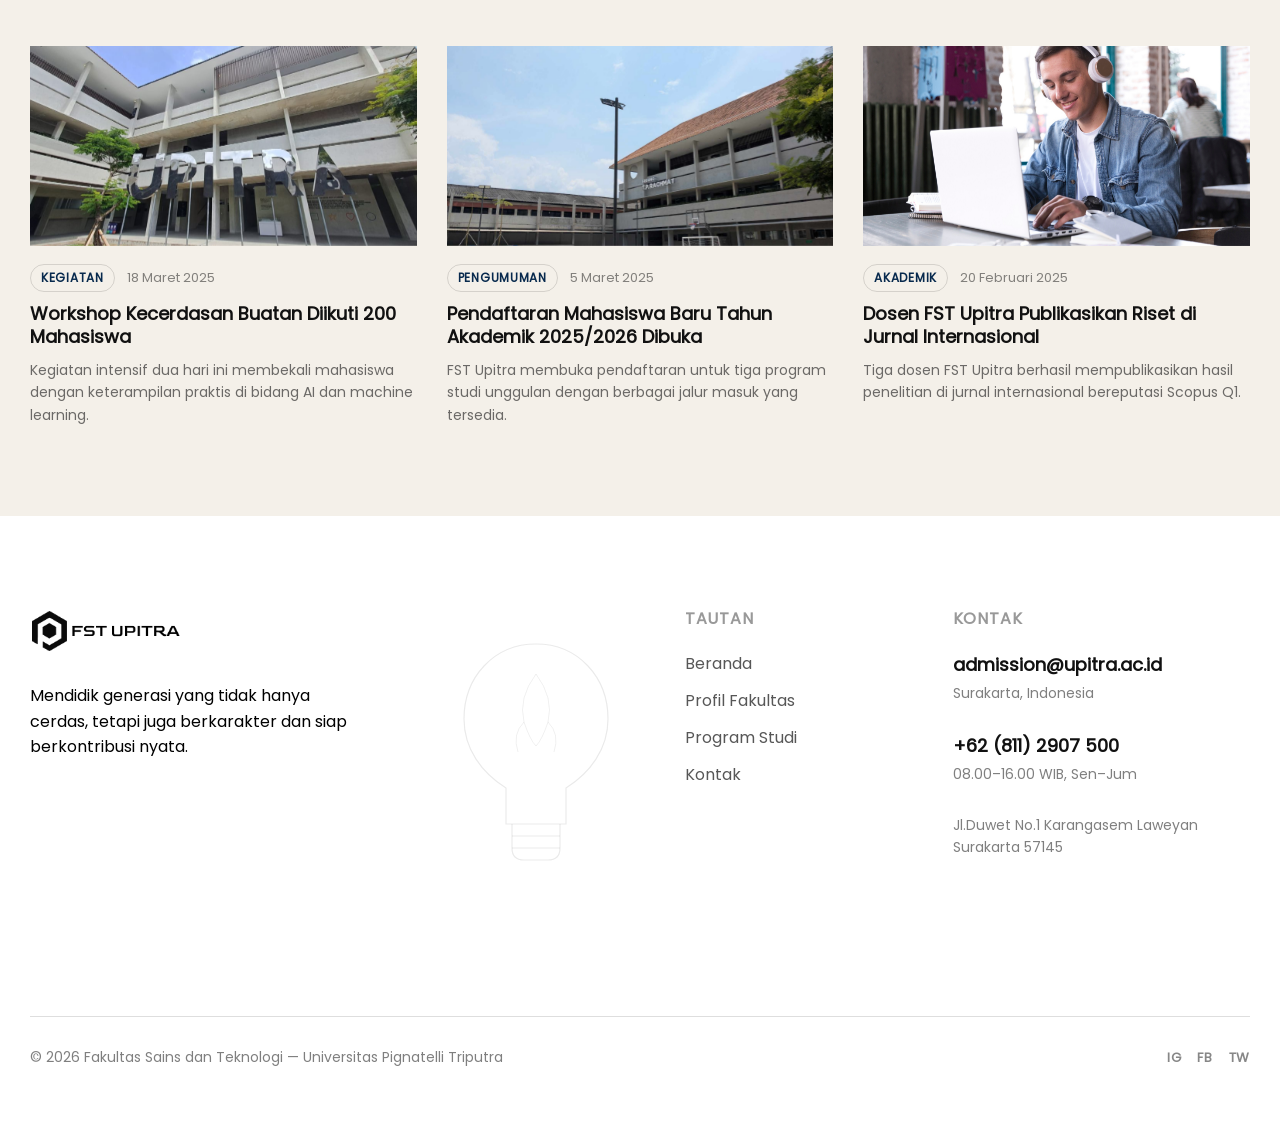
<file: pages/berita-detail.html>
<!DOCTYPE html>
<html lang="id">
<head>
    <meta charset="UTF-8">
    <meta name="viewport" content="width=device-width, initial-scale=1.0">
    <title>FST Upitra Raih Akreditasi Unggul — FST Upitra</title>
    <link rel="stylesheet" href="../assets/css/global.css">
    <link rel="stylesheet" href="../assets/css/berita.css">
    <link rel="stylesheet" href="../assets/css/index.css">
    <link rel="shortcut icon" href="../assets/img/favicon.png" type="image/x-icon">
</head>
<body class="loading">

    <div id="loading-screen">
        <div class="spinning-badge">
            <svg class="badge-ring" viewBox="0 0 110 110" xmlns="http://www.w3.org/2000/svg">
                <defs>
                    <path id="badge-circle" d="M 55,55 m -38,0 a 38,38 0 1,1 76,0 a 38,38 0 1,1 -76,0" />
                </defs>
                <text font-size="10" font-family="Arial, sans-serif" fill="#26287d" letter-spacing="2.5" font-weight="600">
                    <textPath href="#badge-circle">FAKULTAS SAINS DAN TEKNOLOGI </textPath>
                </text>
            </svg>
            <div class="badge-center">
                <div class="badge-logo">
                    <img src="../assets/img/logo-brand.png" alt="" class="badge-img no-reveal">
                </div>
            </div>
        </div>
    </div>

    <nav>
        <a href="../index.html"><img src="../assets/img/logo-header.png" alt="FST Upitra Logo"></a>
        <ul class="nav-links">
            <li><a href="../index.html">Beranda</a></li>
            <li><a href="profil.html">Profil</a></li>
            <li class="nav-dropdown">
                <a href="prodi.html">Program Studi</a>
                <span class="nav-chevron">
                    <svg viewBox="0 0 16 16" fill="none">
                        <path d="M4 6l4 4 4-4" stroke="currentColor" stroke-width="1.8" stroke-linecap="round" stroke-linejoin="round" />
                    </svg>
                </span>
                <div class="nav-dropdown-menu">
                    <a href="prodi/si.html">Sistem Informasi</a>
                    <a href="prodi/informatika.html">Informatika</a>
                    <a href="prodi/rpl.html">Rekayasa Perangkat Lunak</a>
                </div>
            </li>
            <li><a href="berita.html">Berita</a></li>
            <li><a href="kontak.html">Kontak</a></li>
        </ul>
        <a href="tel:+628112907500" class="kontak nav-kontak">+62 (8112 9075 00)</a>
        <button class="nav-hamburger" id="navHamburger" aria-label="Open menu">
            <span></span><span></span><span></span>
        </button>
    </nav>

    <div class="mobile-menu" id="mobileMenu">
        <div class="mobile-menu-header">
            <img src="../assets/img/logo-header.png" alt="" class="mobile-menu-logo">
            <button class="mobile-menu-close" id="mobileMenuClose" aria-label="Close menu">
                <svg viewBox="0 0 24 24" fill="none" width="20" height="20">
                    <path d="M6 6l12 12M6 18L18 6" stroke="currentColor" stroke-width="2" stroke-linecap="round" />
                </svg>
            </button>
        </div>
        <ul class="mobile-menu-links">
            <li><a href="../index.html">HOME</a></li>
            <li><a href="profil.html">PROFIL</a></li>
            <li class="mobile-dropdown">
                <button class="mobile-dropdown-btn" id="mobileDropdownBtn">
                    PROGRAM STUDI
                    <svg viewBox="0 0 16 16" fill="none" width="14" height="14" class="mobile-chevron">
                        <path d="M4 6l4 4 4-4" stroke="currentColor" stroke-width="1.8" stroke-linecap="round" stroke-linejoin="round" />
                    </svg>
                </button>
                <ul class="mobile-submenu" id="mobileSubmenu">
                    <li><a href="prodi/si.html">Sistem Informasi</a></li>
                    <li><a href="prodi/informatika.html">Informatika</a></li>
                    <li><a href="prodi/rpl.html">Rekayasa Perangkat Lunak</a></li>
                </ul>
            </li>
            <li><a href="kontak.html">KONTAK</a></li>
        </ul>
        <a href="tel:+628112907500" class="mobile-menu-kontak">+62 (8112 9075 00)</a>
    </div>
    <div class="mobile-menu-overlay" id="mobileMenuOverlay"></div>

    <main>

        <section id="berita-detail-hero">
            <div class="bdh-bg"></div>
            <div class="bdh-overlay"></div>
            <div class="bdh-content">
                <div class="bdh-meta">
                    <span class="b-tag">Akademik</span>
                    <span class="b-date">12 Mei 2025</span>
                </div>
                <h1>FST Upitra Raih Akreditasi Unggul dari BAN-PT</h1>
                <div class="bdh-author">
                    <div>
                        <p class="bdh-author-name">Tim Redaksi FST Upitra</p>
                    </div>
                </div>
            </div>
        </section>

        <section id="berita-detail-body">
            <article class="bdb-article">
                <p class="bdb-lead">Fakultas Sains dan Teknologi Universitas Pignatelli Triputra (FST Upitra) resmi meraih predikat akreditasi Unggul dari Badan Akreditasi Nasional Perguruan Tinggi (BAN-PT), menjadikannya salah satu fakultas baru dengan pencapaian tertinggi dalam sejarah akreditasi di lingkungan Universitas Pignatelli Triputra.</p>

                <p>Pengumuman resmi diterima oleh pihak fakultas pada tanggal 10 Mei 2025, setelah melalui proses asesmen lapangan yang ketat dan komprehensif oleh tim asesor BAN-PT selama tiga hari berturut-turut pada akhir April lalu. Predikat Unggul merupakan tingkatan akreditasi tertinggi yang diberikan oleh BAN-PT kepada program studi maupun institusi pendidikan tinggi di Indonesia.</p>

                <div class="bdb-img-full">
                    <img src="../assets/img/upitra2.jpg" alt="Penyerahan Sertifikat Akreditasi BAN-PT">
                </div>
                <span class="bdb-img-caption">Dekan FST Upitra menerima sertifikat akreditasi Unggul dari perwakilan BAN-PT di Surakarta.</span>

                <h2>Proses Panjang Menuju Unggul</h2>
                <p>Perjalanan menuju akreditasi Unggul ini bukanlah hal yang mudah. FST Upitra, yang baru berdiri sejak 2022, harus memenuhi puluhan instrumen penilaian yang mencakup aspek tata kelola, kualitas dosen, kurikulum, fasilitas, keterlibatan industri, hingga luaran penelitian dan pengabdian masyarakat.</p>

                <p>Dekan FST Upitra, Drs. Djymoon Hidayat, M.S., M.A., Ph.D, menyampaikan bahwa capaian ini merupakan hasil kerja keras seluruh civitas akademika selama tiga tahun terakhir. Beliau menegaskan bahwa akreditasi ini bukan akhir dari perjalanan, melainkan fondasi untuk terus meningkatkan kualitas pendidikan bagi mahasiswa.</p>

                <blockquote>
                    <p>Akreditasi Unggul ini adalah bukti komitmen kami. Bukan sekadar angka, melainkan cerminan dari kesungguhan seluruh keluarga besar FST Upitra dalam mendidik generasi penerus bangsa.</p>
                </blockquote>

                <h2>Dampak bagi Mahasiswa dan Alumni</h2>
                <p>Dengan diraihnya akreditasi Unggul, mahasiswa FST Upitra kini memiliki keunggulan kompetitif yang lebih besar di pasar kerja. Banyak perusahaan, instansi pemerintah, maupun lembaga pendidikan lanjutan yang menjadikan akreditasi institusi sebagai salah satu syarat penerimaan.</p>

                <p>Selain itu, mahasiswa juga berpeluang mendapatkan beasiswa dari berbagai lembaga yang mensyaratkan perguruan tinggi terakreditasi Unggul, termasuk beasiswa dari Kemendikbudristek, LPDP, dan sejumlah perusahaan swasta nasional maupun multinasional.</p>

                <h3>Langkah ke Depan</h3>
                <p>FST Upitra telah menyiapkan peta jalan pengembangan jangka menengah 2025–2030 yang mencakup peningkatan riset kolaboratif, perluasan jaringan kerja sama industri internasional, pengembangan kurikulum berbasis kompetensi masa depan, serta peningkatan fasilitas laboratorium dan pusat inovasi teknologi.</p>

                <p>Civitas akademika FST Upitra berharap capaian ini menjadi pemicu semangat seluruh mahasiswa untuk terus berprestasi dan mengharumkan nama almamater di kancah nasional maupun global.</p>

                <div class="bdb-tags">
                    <span class="bdb-tag-item">Akademik</span>
                    <span class="bdb-tag-item">Akreditasi</span>
                    <span class="bdb-tag-item">BAN-PT</span>
                    <span class="bdb-tag-item">FST Upitra</span>
                </div>
            </article>

            <aside class="bdb-sidebar">
                <div>
                    <p class="bds-block-title">Bagikan Artikel</p>
                    <div class="bds-share">
                        <a href="#" class="bds-share-btn">IG</a>
                        <a href="#" class="bds-share-btn">FB</a>
                        <a href="#" class="bds-share-btn">TW</a>
                        <a href="#" class="bds-share-btn">WA</a>
                    </div>
                </div>
                <div>
                    <p class="bds-block-title">Berita Terkait</p>
                    <div class="bds-related">
                        <a href="berita-detail.html" class="bds-related-item">
                            <div class="bds-rel-img"><img src="../assets/img/upitra5.jpg" alt="Seminar Nasional"></div>
                            <div>
                                <p class="bds-rel-title">Seminar Nasional Teknologi Informasi 2025 Sukses Digelar</p>
                                <p class="bds-rel-date">28 April 2025</p>
                            </div>
                        </a>
                        <a href="berita-detail.html" class="bds-related-item">
                            <div class="bds-rel-img"><img src="../assets/img/upitra6.jpg" alt="Hackathon"></div>
                            <div>
                                <p class="bds-rel-title">Mahasiswa FST Upitra Juara 1 Hackathon Nasional 2025</p>
                                <p class="bds-rel-date">10 April 2025</p>
                            </div>
                        </a>
                        <a href="berita-detail.html" class="bds-related-item">
                            <div class="bds-rel-img"><img src="../assets/img/upitra3.jpg" alt="MoU Industri"></div>
                            <div>
                                <p class="bds-rel-title">FST Upitra Tandatangani MoU dengan Lima Perusahaan Teknologi</p>
                                <p class="bds-rel-date">2 April 2025</p>
                            </div>
                        </a>
                    </div>
                </div>
            </aside>
        </section>

        <section id="berita-lainnya">
            <h2>Berita Lainnya</h2>
            <div class="bl-grid">
                <a href="berita-detail.html" class="b-card">
                    <div class="b-img"><img src="../assets/img/upitra4.jpg" alt="Workshop AI"></div>
                    <div class="b-meta">
                        <span class="b-tag">Kegiatan</span>
                        <span class="b-date">18 Maret 2025</span>
                    </div>
                    <p class="b-title">Workshop Kecerdasan Buatan Diikuti 200 Mahasiswa</p>
                    <p class="b-excerpt">Kegiatan intensif dua hari ini membekali mahasiswa dengan keterampilan praktis di bidang AI dan machine learning.</p>
                </a>
                <a href="berita-detail.html" class="b-card">
                    <div class="b-img"><img src="../assets/img/upitra1.jpg" alt="Penerimaan Mahasiswa"></div>
                    <div class="b-meta">
                        <span class="b-tag">Pengumuman</span>
                        <span class="b-date">5 Maret 2025</span>
                    </div>
                    <p class="b-title">Pendaftaran Mahasiswa Baru Tahun Akademik 2025/2026 Dibuka</p>
                    <p class="b-excerpt">FST Upitra membuka pendaftaran untuk tiga program studi unggulan dengan berbagai jalur masuk yang tersedia.</p>
                </a>
                <a href="berita-detail.html" class="b-card">
                    <div class="b-img"><img src="../assets/img/2148166385.jpg" alt="Penelitian Dosen"></div>
                    <div class="b-meta">
                        <span class="b-tag">Akademik</span>
                        <span class="b-date">20 Februari 2025</span>
                    </div>
                    <p class="b-title">Dosen FST Upitra Publikasikan Riset di Jurnal Internasional</p>
                    <p class="b-excerpt">Tiga dosen FST Upitra berhasil mempublikasikan hasil penelitian di jurnal internasional bereputasi Scopus Q1.</p>
                </a>
            </div>
        </section>

    </main>

    <footer>
        <div class="f-top">
            <div class="f-col-1">
                <div class="f-logo"><img src="../assets/img/logo-footer.png" alt="FST Upitra"></div>
                <p class="f-tagline">Mendidik generasi yang tidak hanya cerdas, tetapi juga berkarakter dan siap berkontribusi nyata.</p>
            </div>
            <div class="f-col-2">
                <svg viewBox="0 0 300 500" fill="none" xmlns="http://www.w3.org/2000/svg" class="f-bulb">
                    <path d="M150 30 C80 30 30 85 30 155 C30 205 60 245 100 270 L100 330 L200 330 L200 270 C240 245 270 205 270 155 C270 85 220 30 150 30 Z" stroke="rgba(0,0,0,0.12)" stroke-width="2" fill="none" />
                    <path d="M110 330 L110 370 Q110 390 130 390 L170 390 Q190 390 190 370 L190 330" stroke="rgba(0,0,0,0.12)" stroke-width="2" fill="none" />
                    <line x1="110" y1="350" x2="190" y2="350" stroke="rgba(0,0,0,0.12)" stroke-width="2" />
                    <line x1="110" y1="370" x2="190" y2="370" stroke="rgba(0,0,0,0.12)" stroke-width="2" />
                    <path d="M150 80 Q120 120 130 160 Q140 190 150 200 Q160 190 170 160 Q180 120 150 80Z" stroke="rgba(0,0,0,0.1)" stroke-width="1.5" fill="none" />
                    <path d="M130 160 Q110 180 120 210" stroke="rgba(0,0,0,0.1)" stroke-width="1.5" fill="none" />
                    <path d="M170 160 Q190 180 180 210" stroke="rgba(0,0,0,0.1)" stroke-width="1.5" fill="none" />
                </svg>
            </div>
            <div class="f-col-3">
                <p class="f-col-title">Tautan</p>
                <ul class="f-links">
                    <li><a href="../index.html">Beranda</a></li>
                    <li><a href="profil.html">Profil Fakultas</a></li>
                    <li><a href="prodi.html">Program Studi</a></li>
                    <li><a href="kontak.html">Kontak</a></li>
                </ul>
            </div>
            <div class="f-col-4">
                <p class="f-col-title">Kontak</p>
                <div class="f-contact-block">
                    <a href="mailto:admission@upitra.ac.id" class="f-email">admission@upitra.ac.id</a>
                    <p class="f-contact-sub">Surakarta, Indonesia</p>
                </div>
                <div class="f-contact-block">
                    <a href="tel:+628112907500" class="f-phone">+62 (811) 2907 500</a>
                    <p class="f-contact-sub">08.00–16.00 WIB, Sen–Jum</p>
                </div>
                <div class="f-contact-block">
                    <p class="f-contact-sub">Jl.Duwet No.1 Karangasem Laweyan Surakarta 57145</p>
                </div>
            </div>
        </div>
        <div class="f-bottom">
            <p>&copy; 2026 Fakultas Sains dan Teknologi &mdash; Universitas Pignatelli Triputra</p>
            <div class="f-socials">
                <a href="#">IG</a><a href="#">FB</a><a href="#">TW</a>
            </div>
        </div>
    </footer>

    <script src="../assets/js/script.js"></script>
</body>
</html>
</file>
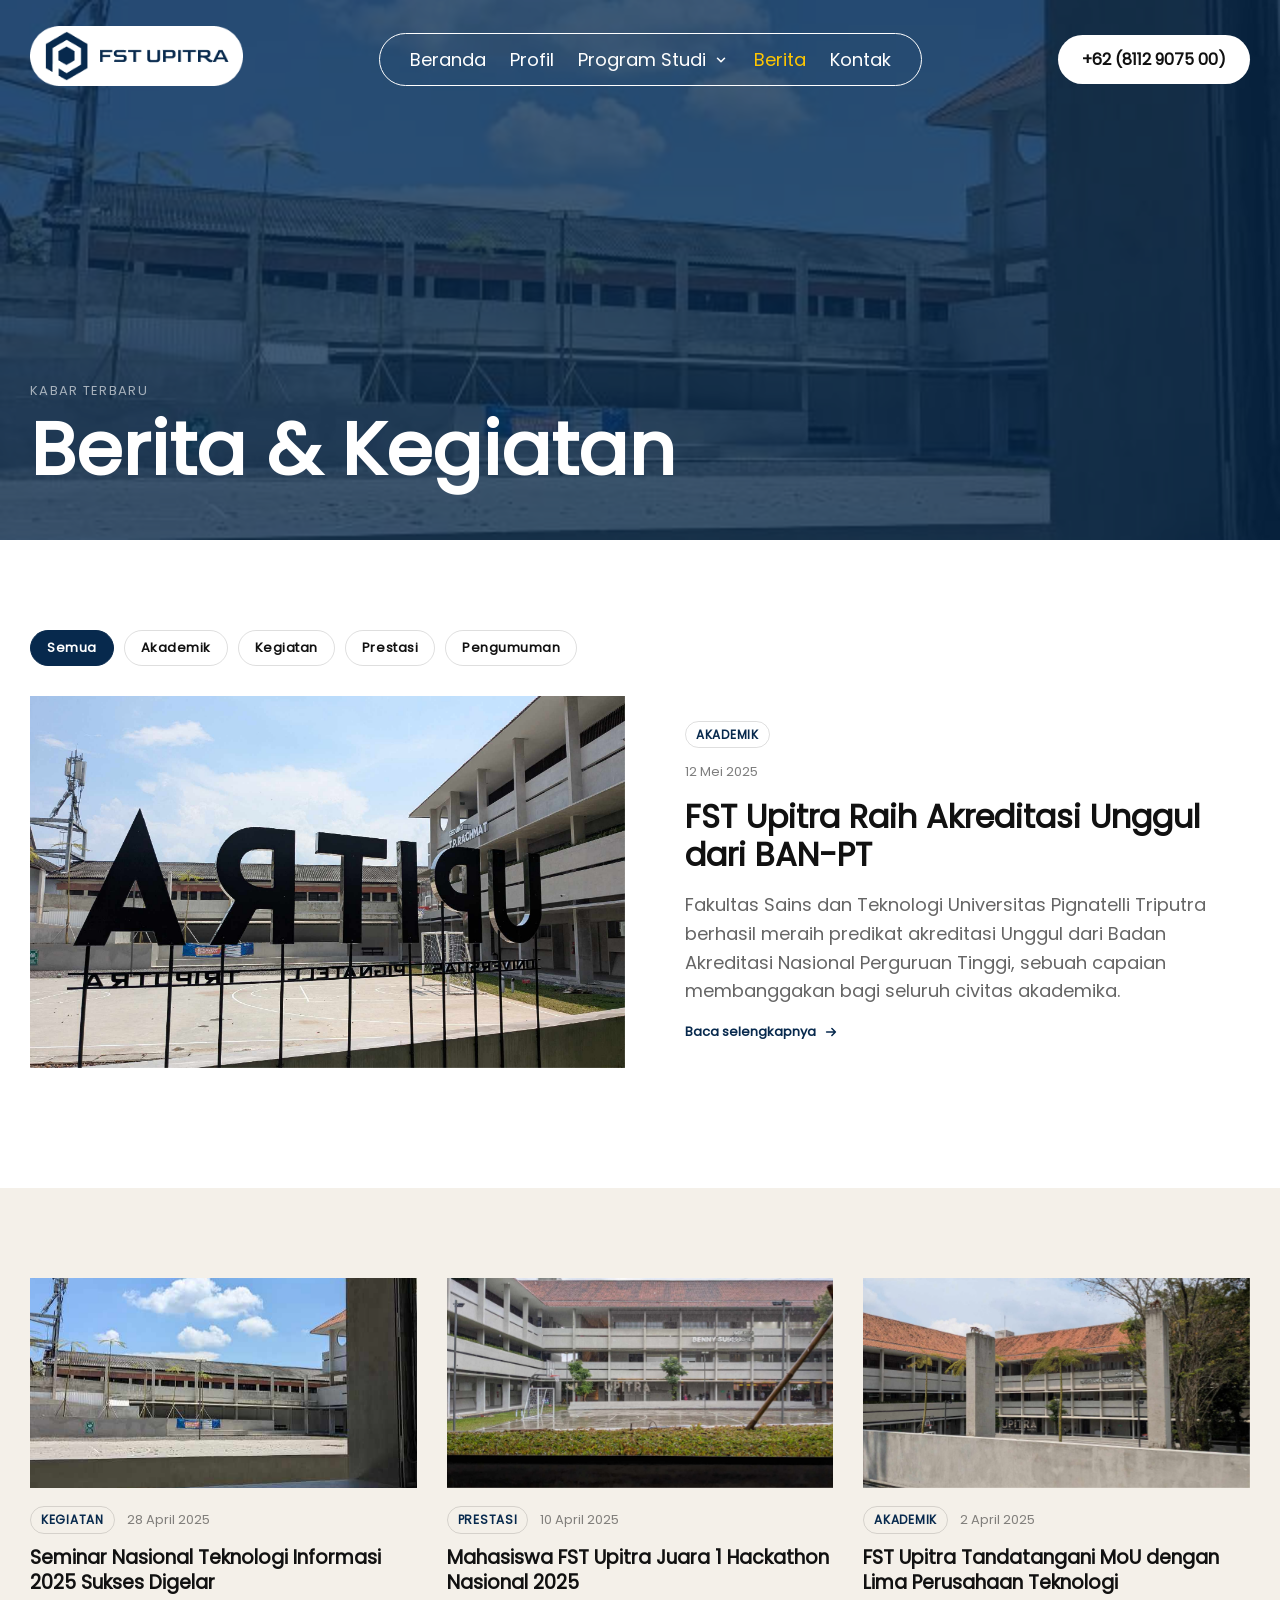
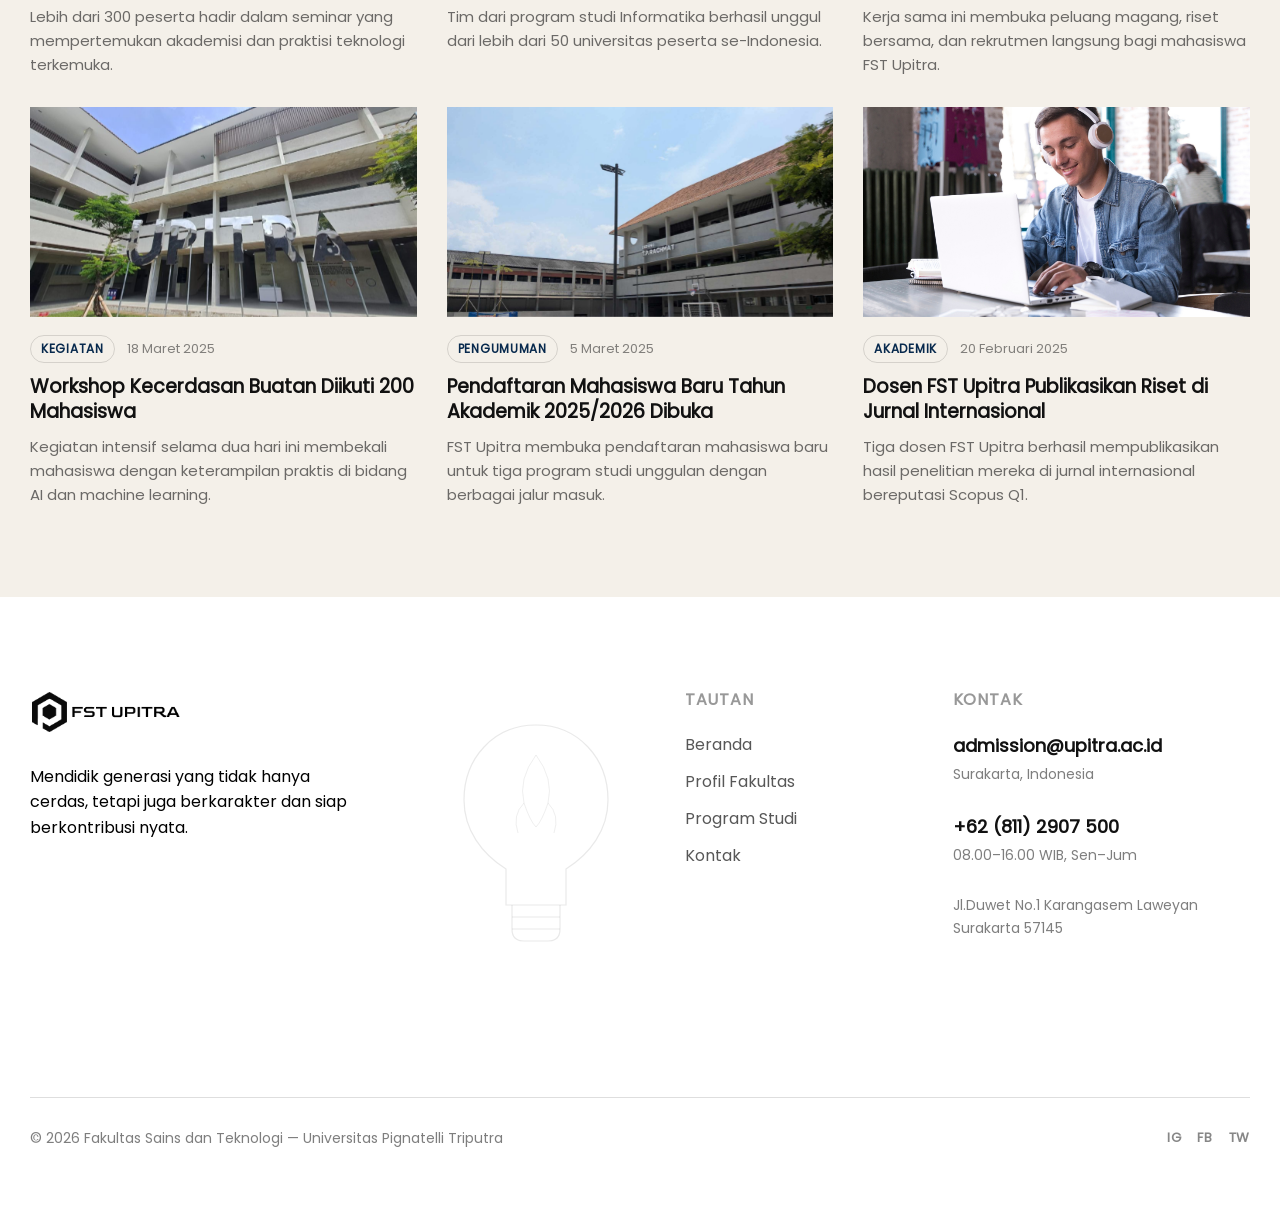
<file: pages/berita.html>
<!DOCTYPE html>
<html lang="id">
<head>
    <meta charset="UTF-8">
    <meta name="viewport" content="width=device-width, initial-scale=1.0">
    <title>Berita — FST Upitra</title>
    <link rel="stylesheet" href="../assets/css/global.css">
    <link rel="stylesheet" href="../assets/css/berita.css">
    <link rel="stylesheet" href="../assets/css/index.css">
    <link rel="shortcut icon" href="../assets/img/favicon.png" type="image/x-icon">
</head>
<body class="loading">

    <div id="loading-screen">
        <div class="spinning-badge">
            <svg class="badge-ring" viewBox="0 0 110 110" xmlns="http://www.w3.org/2000/svg">
                <defs>
                    <path id="badge-circle" d="M 55,55 m -38,0 a 38,38 0 1,1 76,0 a 38,38 0 1,1 -76,0" />
                </defs>
                <text font-size="10" font-family="Arial, sans-serif" fill="#26287d" letter-spacing="2.5" font-weight="600">
                    <textPath href="#badge-circle">FAKULTAS SAINS DAN TEKNOLOGI </textPath>
                </text>
            </svg>
            <div class="badge-center">
                <div class="badge-logo">
                    <img src="../assets/img/logo-brand.png" alt="" class="badge-img no-reveal">
                </div>
            </div>
        </div>
    </div>

    <nav>
        <a href="../index.html"><img src="../assets/img/logo-header.png" alt="FST Upitra Logo"></a>
        <ul class="nav-links">
            <li><a href="../index.html">Beranda</a></li>
            <li><a href="profil.html">Profil</a></li>
            <li class="nav-dropdown">
                <a href="prodi.html">Program Studi</a>
                <span class="nav-chevron">
                    <svg viewBox="0 0 16 16" fill="none">
                        <path d="M4 6l4 4 4-4" stroke="currentColor" stroke-width="1.8" stroke-linecap="round" stroke-linejoin="round" />
                    </svg>
                </span>
                <div class="nav-dropdown-menu">
                    <a href="prodi/si.html">Sistem Informasi</a>
                    <a href="prodi/informatika.html">Informatika</a>
                    <a href="prodi/rpl.html">Rekayasa Perangkat Lunak</a>
                </div>
            </li>
            <li><a href="berita.html" class="active">Berita</a></li>
            <li><a href="kontak.html">Kontak</a></li>
        </ul>
        <a href="tel:+628112907500" class="kontak nav-kontak">+62 (8112 9075 00)</a>
        <button class="nav-hamburger" id="navHamburger" aria-label="Open menu">
            <span></span><span></span><span></span>
        </button>
    </nav>

    <div class="mobile-menu" id="mobileMenu">
        <div class="mobile-menu-header">
            <img src="../assets/img/logo-header.png" alt="" class="mobile-menu-logo">
            <button class="mobile-menu-close" id="mobileMenuClose" aria-label="Close menu">
                <svg viewBox="0 0 24 24" fill="none" width="20" height="20">
                    <path d="M6 6l12 12M6 18L18 6" stroke="currentColor" stroke-width="2" stroke-linecap="round" />
                </svg>
            </button>
        </div>
        <ul class="mobile-menu-links">
            <li><a href="../index.html">HOME</a></li>
            <li><a href="profil.html">PROFIL</a></li>
            <li class="mobile-dropdown">
                <button class="mobile-dropdown-btn" id="mobileDropdownBtn">
                    PROGRAM STUDI
                    <svg viewBox="0 0 16 16" fill="none" width="14" height="14" class="mobile-chevron">
                        <path d="M4 6l4 4 4-4" stroke="currentColor" stroke-width="1.8" stroke-linecap="round" stroke-linejoin="round" />
                    </svg>
                </button>
                <ul class="mobile-submenu" id="mobileSubmenu">
                    <li><a href="prodi/si.html">Sistem Informasi</a></li>
                    <li><a href="prodi/informatika.html">Informatika</a></li>
                    <li><a href="prodi/rpl.html">Rekayasa Perangkat Lunak</a></li>
                </ul>
            </li>
            <li><a href="kontak.html">KONTAK</a></li>
        </ul>
        <a href="tel:+628112907500" class="mobile-menu-kontak">+62 (8112 9075 00)</a>
    </div>
    <div class="mobile-menu-overlay" id="mobileMenuOverlay"></div>

    <main>

        <section id="berita-hero">
            <div class="bh-bg"></div>
            <div class="bh-overlay"></div>
            <div class="bh-content">
                <p class="bh-eyebrow">Kabar terbaru</p>
                <h1>Berita &amp; Kegiatan</h1>
            </div>
        </section>

        <section id="berita-list">
            <div class="bl-filter">
                <button class="bl-filter-btn active">Semua</button>
                <button class="bl-filter-btn">Akademik</button>
                <button class="bl-filter-btn">Kegiatan</button>
                <button class="bl-filter-btn">Prestasi</button>
                <button class="bl-filter-btn">Pengumuman</button>
            </div>

            <div class="bl-featured">
                <a href="berita-detail.html">
                    <div class="bl-featured-img">
                        <img src="../assets/img/upitra2.jpg" alt="FST Upitra Raih Akreditasi Unggul">
                    </div>
                </a>
                <div class="bl-featured-body">
                    <div>
                        <span class="b-tag">Akademik</span>
                    </div>
                    <span class="b-date">12 Mei 2025</span>
                    <h2>FST Upitra Raih Akreditasi Unggul dari BAN-PT</h2>
                    <p>Fakultas Sains dan Teknologi Universitas Pignatelli Triputra berhasil meraih predikat akreditasi Unggul dari Badan Akreditasi Nasional Perguruan Tinggi, sebuah capaian membanggakan bagi seluruh civitas akademika.</p>
                    <a href="berita-detail.html" class="b-readmore">
                        Baca selengkapnya
                        <svg viewBox="0 0 16 16" fill="none"><path d="M3 8h10M9 4l4 4-4 4" stroke="currentColor" stroke-width="1.8" stroke-linecap="round" stroke-linejoin="round"/></svg>
                    </a>
                </div>
            </div>

           
        </section>
        
        <section id="bl-grid-section">
             <div class="bl-grid">
                <a href="berita-detail.html" class="b-card">
                    <div class="b-img"><img src="../assets/img/upitra5.jpg" alt="Seminar Nasional"></div>
                    <div class="b-meta">
                        <span class="b-tag">Kegiatan</span>
                        <span class="b-date">28 April 2025</span>
                    </div>
                    <p class="b-title">Seminar Nasional Teknologi Informasi 2025 Sukses Digelar</p>
                    <p class="b-excerpt">Lebih dari 300 peserta hadir dalam seminar yang mempertemukan akademisi dan praktisi teknologi terkemuka.</p>
                </a>
                <a href="berita-detail.html" class="b-card">
                    <div class="b-img"><img src="../assets/img/upitra6.jpg" alt="Hackathon Nasional"></div>
                    <div class="b-meta">
                        <span class="b-tag">Prestasi</span>
                        <span class="b-date">10 April 2025</span>
                    </div>
                    <p class="b-title">Mahasiswa FST Upitra Juara 1 Hackathon Nasional 2025</p>
                    <p class="b-excerpt">Tim dari program studi Informatika berhasil unggul dari lebih dari 50 universitas peserta se-Indonesia.</p>
                </a>
                <a href="berita-detail.html" class="b-card">
                    <div class="b-img"><img src="../assets/img/upitra3.jpg" alt="MoU Industri"></div>
                    <div class="b-meta">
                        <span class="b-tag">Akademik</span>
                        <span class="b-date">2 April 2025</span>
                    </div>
                    <p class="b-title">FST Upitra Tandatangani MoU dengan Lima Perusahaan Teknologi</p>
                    <p class="b-excerpt">Kerja sama ini membuka peluang magang, riset bersama, dan rekrutmen langsung bagi mahasiswa FST Upitra.</p>
                </a>
                <a href="berita-detail.html" class="b-card">
                    <div class="b-img"><img src="../assets/img/upitra4.jpg" alt="Workshop AI"></div>
                    <div class="b-meta">
                        <span class="b-tag">Kegiatan</span>
                        <span class="b-date">18 Maret 2025</span>
                    </div>
                    <p class="b-title">Workshop Kecerdasan Buatan Diikuti 200 Mahasiswa</p>
                    <p class="b-excerpt">Kegiatan intensif selama dua hari ini membekali mahasiswa dengan keterampilan praktis di bidang AI dan machine learning.</p>
                </a>
                <a href="berita-detail.html" class="b-card">
                    <div class="b-img"><img src="../assets/img/upitra1.jpg" alt="Penerimaan Mahasiswa"></div>
                    <div class="b-meta">
                        <span class="b-tag">Pengumuman</span>
                        <span class="b-date">5 Maret 2025</span>
                    </div>
                    <p class="b-title">Pendaftaran Mahasiswa Baru Tahun Akademik 2025/2026 Dibuka</p>
                    <p class="b-excerpt">FST Upitra membuka pendaftaran mahasiswa baru untuk tiga program studi unggulan dengan berbagai jalur masuk.</p>
                </a>
                <a href="berita-detail.html" class="b-card">
                    <div class="b-img"><img src="../assets/img/2148166385.jpg" alt="Penelitian Dosen"></div>
                    <div class="b-meta">
                        <span class="b-tag">Akademik</span>
                        <span class="b-date">20 Februari 2025</span>
                    </div>
                    <p class="b-title">Dosen FST Upitra Publikasikan Riset di Jurnal Internasional</p>
                    <p class="b-excerpt">Tiga dosen FST Upitra berhasil mempublikasikan hasil penelitian mereka di jurnal internasional bereputasi Scopus Q1.</p>
                </a>
            </div>
        </section>
    </main>

    <footer>
        <div class="f-top">
            <div class="f-col-1">
                <div class="f-logo"><img src="../assets/img/logo-footer.png" alt="FST Upitra"></div>
                <p class="f-tagline">Mendidik generasi yang tidak hanya cerdas, tetapi juga berkarakter dan siap berkontribusi nyata.</p>
            </div>
            <div class="f-col-2">
                <svg viewBox="0 0 300 500" fill="none" xmlns="http://www.w3.org/2000/svg" class="f-bulb">
                    <path d="M150 30 C80 30 30 85 30 155 C30 205 60 245 100 270 L100 330 L200 330 L200 270 C240 245 270 205 270 155 C270 85 220 30 150 30 Z" stroke="rgba(0,0,0,0.12)" stroke-width="2" fill="none" />
                    <path d="M110 330 L110 370 Q110 390 130 390 L170 390 Q190 390 190 370 L190 330" stroke="rgba(0,0,0,0.12)" stroke-width="2" fill="none" />
                    <line x1="110" y1="350" x2="190" y2="350" stroke="rgba(0,0,0,0.12)" stroke-width="2" />
                    <line x1="110" y1="370" x2="190" y2="370" stroke="rgba(0,0,0,0.12)" stroke-width="2" />
                    <path d="M150 80 Q120 120 130 160 Q140 190 150 200 Q160 190 170 160 Q180 120 150 80Z" stroke="rgba(0,0,0,0.1)" stroke-width="1.5" fill="none" />
                    <path d="M130 160 Q110 180 120 210" stroke="rgba(0,0,0,0.1)" stroke-width="1.5" fill="none" />
                    <path d="M170 160 Q190 180 180 210" stroke="rgba(0,0,0,0.1)" stroke-width="1.5" fill="none" />
                </svg>
            </div>
            <div class="f-col-3">
                <p class="f-col-title">Tautan</p>
                <ul class="f-links">
                    <li><a href="../index.html">Beranda</a></li>
                    <li><a href="profil.html">Profil Fakultas</a></li>
                    <li><a href="prodi.html">Program Studi</a></li>
                    <li><a href="kontak.html">Kontak</a></li>
                </ul>
            </div>
            <div class="f-col-4">
                <p class="f-col-title">Kontak</p>
                <div class="f-contact-block">
                    <a href="mailto:admission@upitra.ac.id" class="f-email">admission@upitra.ac.id</a>
                    <p class="f-contact-sub">Surakarta, Indonesia</p>
                </div>
                <div class="f-contact-block">
                    <a href="tel:+628112907500" class="f-phone">+62 (811) 2907 500</a>
                    <p class="f-contact-sub">08.00–16.00 WIB, Sen–Jum</p>
                </div>
                <div class="f-contact-block">
                    <p class="f-contact-sub">Jl.Duwet No.1 Karangasem Laweyan Surakarta 57145</p>
                </div>
            </div>
        </div>
        <div class="f-bottom">
            <p>&copy; 2026 Fakultas Sains dan Teknologi &mdash; Universitas Pignatelli Triputra</p>
            <div class="f-socials">
                <a href="#">IG</a><a href="#">FB</a><a href="#">TW</a>
            </div>
        </div>
    </footer>

    <script src="../assets/js/script.js"></script>
    <script>
        document.querySelectorAll('.bl-filter-btn').forEach(btn => {
            btn.addEventListener('click', () => {
                document.querySelectorAll('.bl-filter-btn').forEach(b => b.classList.remove('active'));
                btn.classList.add('active');
            });
        });
    </script>
</body>
</html>
</file>
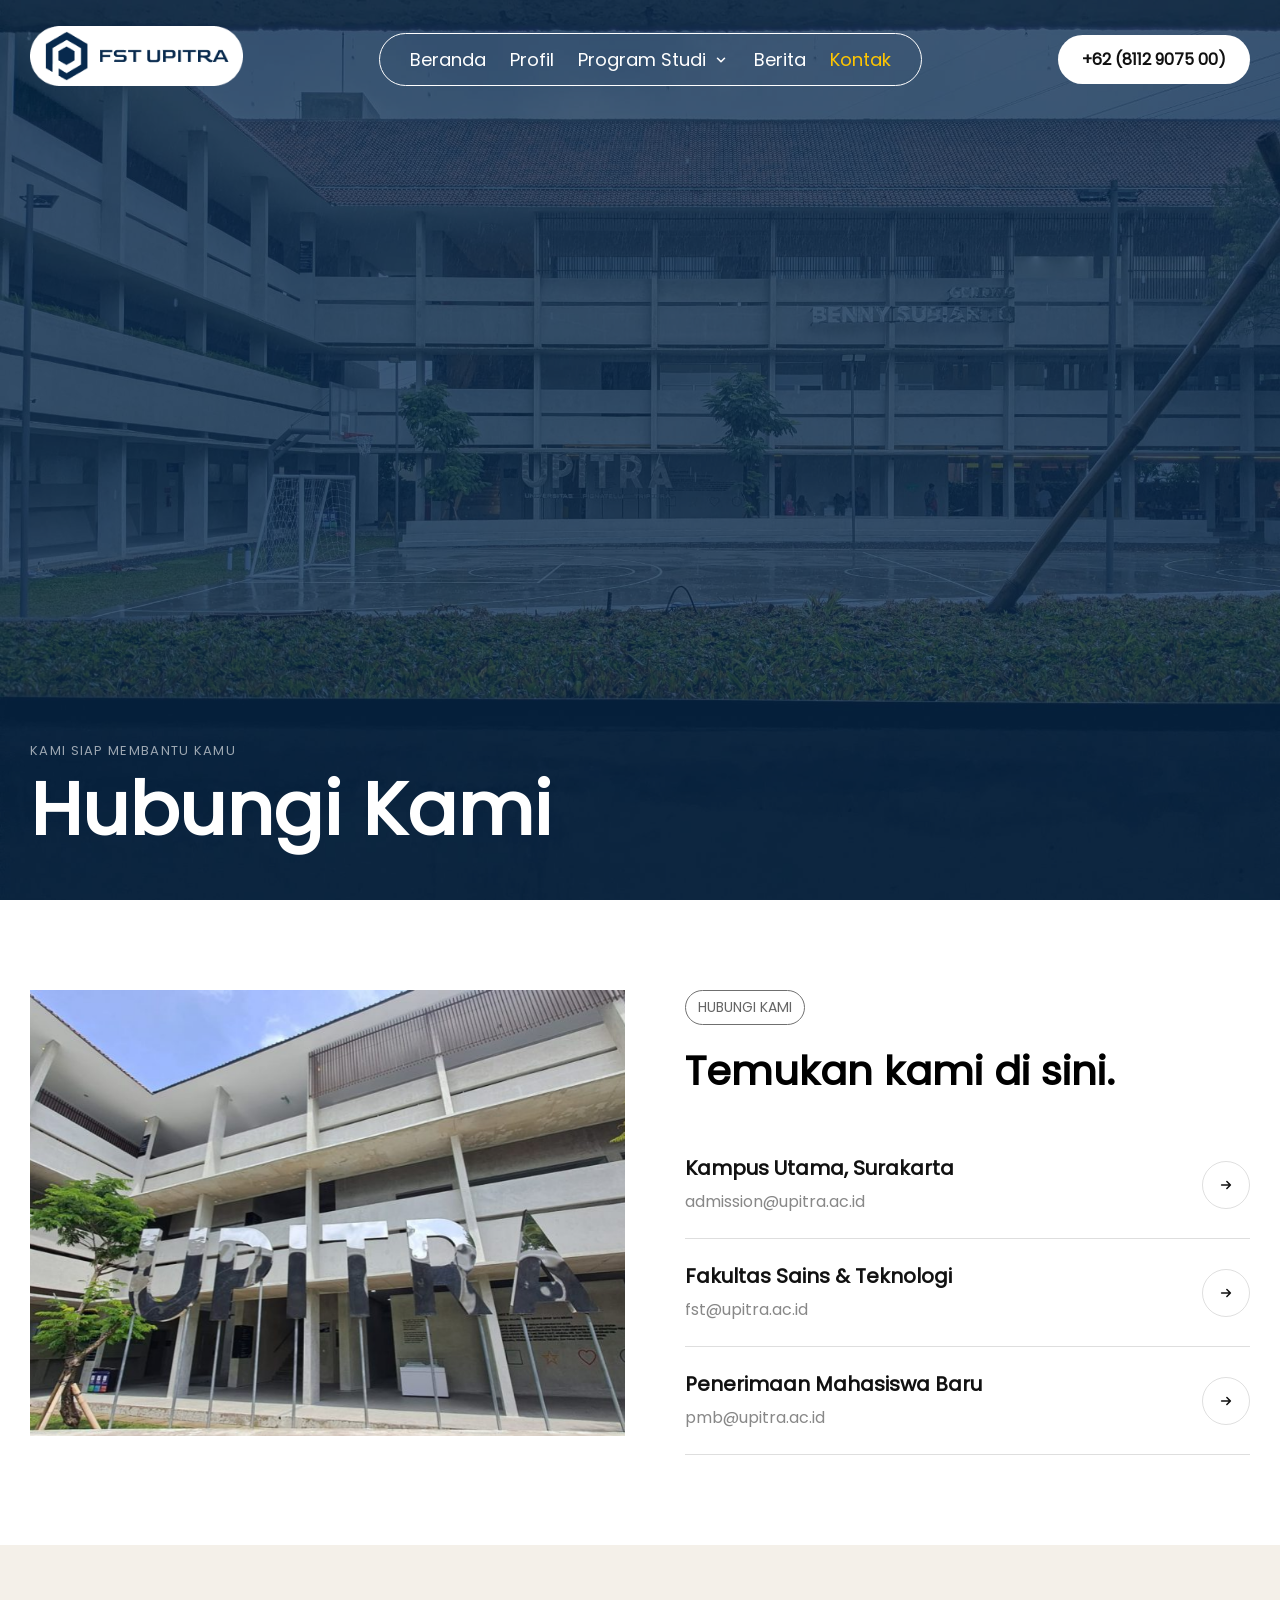
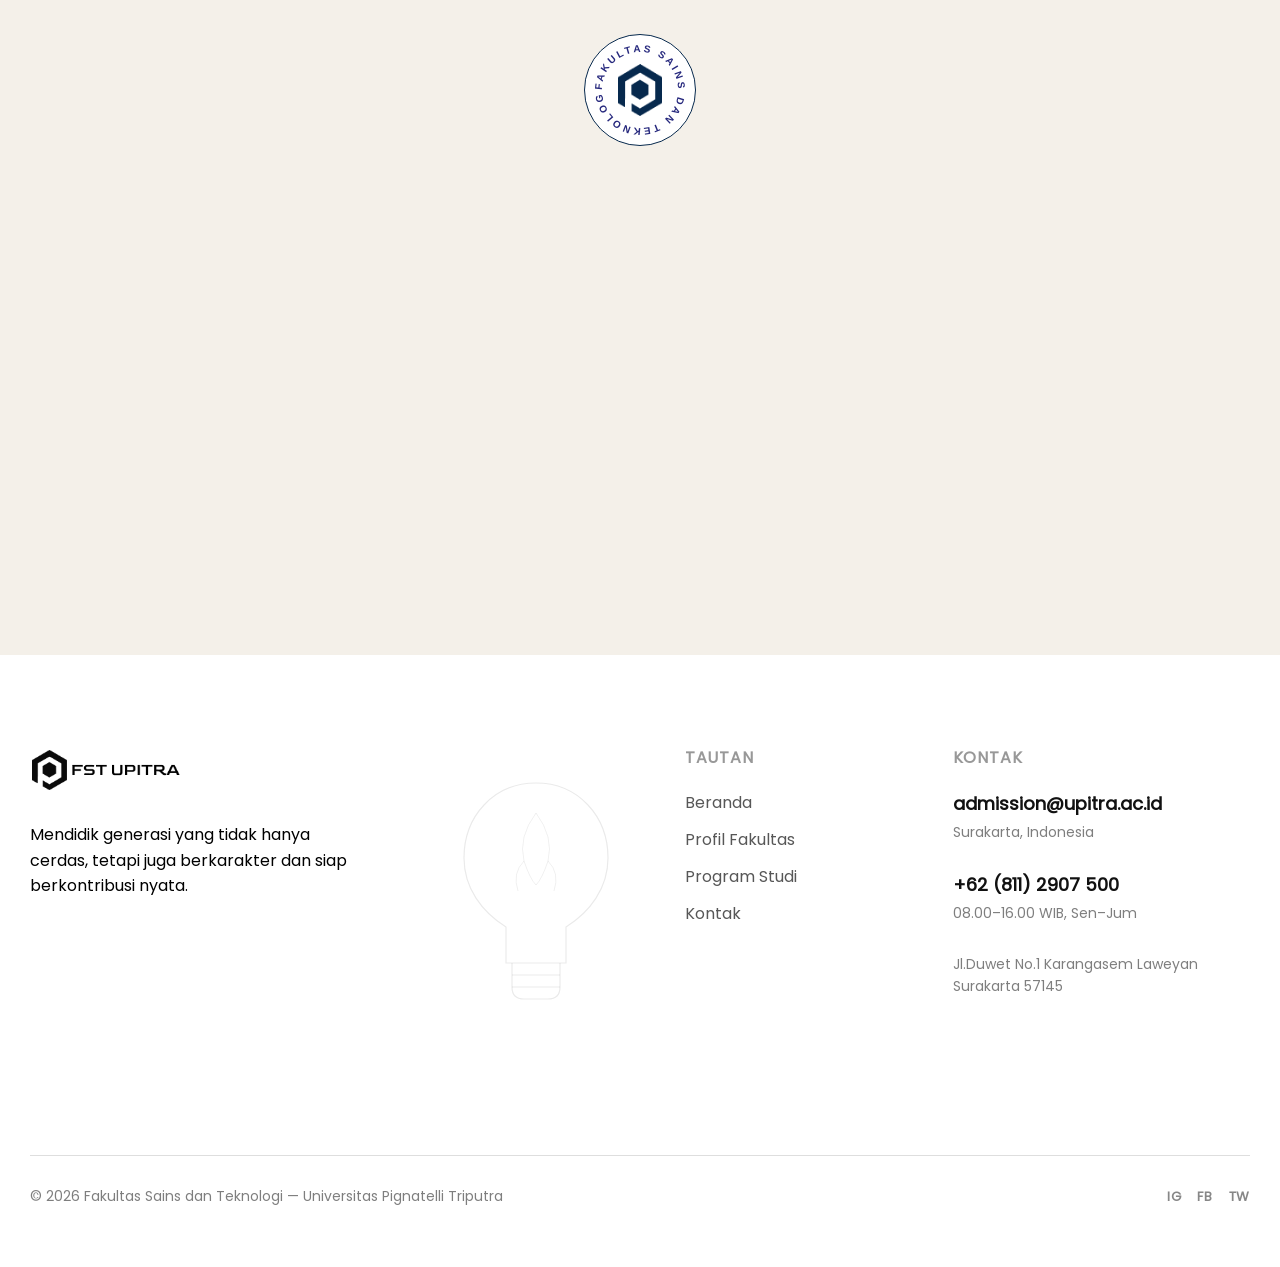
<file: pages/kontak.html>
<!DOCTYPE html>
<html lang="id">

<head>
    <meta charset="UTF-8">
    <meta name="viewport" content="width=device-width, initial-scale=1.0">
    <title>Kontak — FST Upitra</title>
    <link rel="stylesheet" href="../assets/css/global.css">
    <link rel="stylesheet" href="../assets/css/kontak.css">
    <link rel="shortcut icon" href="../assets/img/favicon.png" type="image/x-icon">
</head>

<body class="loading">

    <div id="loading-screen">
        <div class="spinning-badge">
            <svg class="badge-ring" viewBox="0 0 110 110" xmlns="http://www.w3.org/2000/svg">
                <defs>
                    <path id="badge-circle" d="M 55,55 m -38,0 a 38,38 0 1,1 76,0 a 38,38 0 1,1 -76,0" />
                </defs>
                <text font-size="10" font-family="Arial, sans-serif" fill="#26287d" letter-spacing="2.5"
                    font-weight="600">
                    <textPath href="#badge-circle">FAKULTAS SAINS DAN TEKNOLOGI </textPath>
                </text>
            </svg>
            <div class="badge-center">
                <div class="badge-logo">
                    <img src="../assets/img/logo-brand.png" alt="" class="badge-img no-reveal">
                </div>
            </div>
        </div>
    </div>

    <nav>
        <a href="../index.html"><img src="../assets/img/logo-header.png" alt="FST Upitra Logo"></a>
        <ul class="nav-links">
            <li><a href="../index.html">Beranda</a></li>
            <li><a href="profil.html">Profil</a></li>
            <li class="nav-dropdown">
                <a href="prodi.html">Program Studi</a>
                <span class="nav-chevron">
                    <svg viewBox="0 0 16 16" fill="none">
                        <path d="M4 6l4 4 4-4" stroke="currentColor" stroke-width="1.8" stroke-linecap="round"
                            stroke-linejoin="round" />
                    </svg>
                </span>
                <div class="nav-dropdown-menu">
                    <a href="prodi/si.html">Sistem Informasi</a>
                    <a href="prodi/informatika.html">Informatika</a>
                    <a href="prodi/rpl.html">Rekayasa Perangkat Lunak</a>
                </div>
            </li>
            <li><a href="berita.html">Berita</a></li>
            <li><a href="kontak.html" class="active">Kontak</a></li>
        </ul>
        <a href="tel:+628112907500" class="kontak nav-kontak">+62 (8112 9075 00)</a>
        <button class="nav-hamburger" id="navHamburger" aria-label="Open menu">
            <span></span>
            <span></span>
            <span></span>
        </button>
    </nav>

    <div class="mobile-menu" id="mobileMenu">
        <div class="mobile-menu-header">
            <img src="../assets/img/logo-header.png" alt="" class="mobile-menu-logo">
            <button class="mobile-menu-close" id="mobileMenuClose" aria-label="Close menu">
                <svg viewBox="0 0 24 24" fill="none" width="20" height="20">
                    <path d="M6 6l12 12M6 18L18 6" stroke="currentColor" stroke-width="2" stroke-linecap="round" />
                </svg>
            </button>
        </div>
        <ul class="mobile-menu-links">
            <li><a href="../index.html">HOME</a></li>
            <li><a href="profil.html">PROFIL</a></li>
            <li class="mobile-dropdown">
                <button class="mobile-dropdown-btn" id="mobileDropdownBtn">
                    PROGRAM STUDI
                    <svg viewBox="0 0 16 16" fill="none" width="14" height="14" class="mobile-chevron">
                        <path d="M4 6l4 4 4-4" stroke="currentColor" stroke-width="1.8" stroke-linecap="round"
                            stroke-linejoin="round" />
                    </svg>
                </button>
                <ul class="mobile-submenu" id="mobileSubmenu">
                    <li><a href="prodi/si.html">Sistem Informasi</a></li>
                    <li><a href="prodi/informatika.html">Informatika</a></li>
                    <li><a href="prodi/rpl.html">Rekayasa Perangkat Lunak</a></li>
                </ul>
            </li>
            <li><a href="kontak.html">KONTAK</a></li>
        </ul>
        <a href="tel:+628112907500" class="mobile-menu-kontak">+62 (8112 9075 00)</a>
    </div>

    <div class="mobile-menu-overlay" id="mobileMenuOverlay"></div>

    <main>

        <section id="kontak-hero">
            <div class="kh-bg"></div>
            <div class="kh-overlay"></div>
            <div class="kh-content">
                <p class="kh-eyebrow">Kami siap membantu kamu</p>
                <h1>Hubungi Kami</h1>
            </div>
        </section>

        <section id="kontak-main">

            <div class="km-img scroll-zoom-wrap">
                <img src="../assets/img/upitra4.jpg" alt="Kampus Upitra" class="scroll-zoom-img">
            </div>

            <div class="km-right">
                <div class="rounded">HUBUNGI KAMI</div>
                <h2>Temukan kami di sini.</h2>

                <div class="k-list">
                    <a href="mailto:admission@upitra.ac.id" class="k-item">
                        <div class="k-item-left">
                            <p class="k-loc">Kampus Utama, Surakarta</p>
                            <p class="k-detail">admission@upitra.ac.id</p>
                        </div>
                        <div class="k-arrow">
                            <svg viewBox="0 0 16 16" fill="none" width="14" height="14">
                                <path d="M3 8h10M9 4l4 4-4 4" stroke="currentColor" stroke-width="1.8"
                                    stroke-linecap="round" stroke-linejoin="round" />
                            </svg>
                        </div>
                    </a>

                    <a href="mailto:fst@upitra.ac.id" class="k-item">
                        <div class="k-item-left">
                            <p class="k-loc">Fakultas Sains &amp; Teknologi</p>
                            <p class="k-detail">fst@upitra.ac.id</p>
                        </div>
                        <div class="k-arrow">
                            <svg viewBox="0 0 16 16" fill="none" width="14" height="14">
                                <path d="M3 8h10M9 4l4 4-4 4" stroke="currentColor" stroke-width="1.8"
                                    stroke-linecap="round" stroke-linejoin="round" />
                            </svg>
                        </div>
                    </a>

                    <a href="mailto:pmb@upitra.ac.id" class="k-item">
                        <div class="k-item-left">
                            <p class="k-loc">Penerimaan Mahasiswa Baru</p>
                            <p class="k-detail">pmb@upitra.ac.id</p>
                        </div>
                        <div class="k-arrow">
                            <svg viewBox="0 0 16 16" fill="none" width="14" height="14">
                                <path d="M3 8h10M9 4l4 4-4 4" stroke="currentColor" stroke-width="1.8"
                                    stroke-linecap="round" stroke-linejoin="round" />
                            </svg>
                        </div>
                    </a>
                </div>
            </div>
        </section>

        <section id="kontak-map">
            <div class="kontak-map-inner">
                <iframe
                    src="https://www.google.com/maps/embed?pb=!1m18!1m12!1m3!1d3955.0!2d110.8029!3d-7.5701!2m3!1f0!2f0!3f0!3m2!1i1024!2i768!4f13.1!3m3!1m2!1s0x2e7a158b!2sJl.+Duwet+No.1+Karangasem+Laweyan+Surakarta!5e0!3m2!1sid!2sid!4v1"
                    allowfullscreen="" loading="lazy" referrerpolicy="no-referrer-when-downgrade">
                </iframe>
            </div>
            <div class="spinning-badge">
                <svg class="badge-ring" viewBox="0 0 110 110" xmlns="http://www.w3.org/2000/svg">
                    <defs>
                        <path id="map-bc" d="M 55,55 m -38,0 a 38,38 0 1,1 76,0 a 38,38 0 1,1 -76,0" />
                    </defs>
                    <text font-size="10" font-family="Arial, sans-serif" fill="#26287d" letter-spacing="2.5"
                        font-weight="600">
                        <textPath href="#badge-circle">FAKULTAS SAINS DAN TEKNOLOGI </textPath>
                    </text>
                </svg>
                <div class="badge-center">
                    <div class="badge-logo">
                        <img src="../assets/img/logo-brand.png" alt="" class="badge-img no-reveal">
                    </div>
                </div>
            </div>
        </section>

    </main>

    <footer>
        <div class="f-top">
            <div class="f-col-1">
                <div class="f-logo">
                    <img src="../assets/img/logo-footer.png" alt="FST Upitra">
                </div>
                <p class="f-tagline">Mendidik generasi yang tidak hanya cerdas, tetapi juga berkarakter dan siap
                    berkontribusi nyata.</p>
            </div>
            <div class="f-col-2">
                <svg viewBox="0 0 300 500" fill="none" xmlns="http://www.w3.org/2000/svg" class="f-bulb">
                    <path
                        d="M150 30 C80 30 30 85 30 155 C30 205 60 245 100 270 L100 330 L200 330 L200 270 C240 245 270 205 270 155 C270 85 220 30 150 30 Z"
                        stroke="rgba(0,0,0,0.12)" stroke-width="2" fill="none" />
                    <path d="M110 330 L110 370 Q110 390 130 390 L170 390 Q190 390 190 370 L190 330"
                        stroke="rgba(0,0,0,0.12)" stroke-width="2" fill="none" />
                    <line x1="110" y1="350" x2="190" y2="350" stroke="rgba(0,0,0,0.12)" stroke-width="2" />
                    <line x1="110" y1="370" x2="190" y2="370" stroke="rgba(0,0,0,0.12)" stroke-width="2" />
                    <path d="M150 80 Q120 120 130 160 Q140 190 150 200 Q160 190 170 160 Q180 120 150 80Z"
                        stroke="rgba(0,0,0,0.1)" stroke-width="1.5" fill="none" />
                    <path d="M130 160 Q110 180 120 210" stroke="rgba(0,0,0,0.1)" stroke-width="1.5" fill="none" />
                    <path d="M170 160 Q190 180 180 210" stroke="rgba(0,0,0,0.1)" stroke-width="1.5" fill="none" />
                </svg>
            </div>
            <div class="f-col-3">
                <p class="f-col-title">Tautan</p>
                <ul class="f-links">
                    <li><a href="../index.html">Beranda</a></li>
                    <li><a href="profil.html">Profil Fakultas</a></li>
                    <li><a href="prodi.html">Program Studi</a></li>
                    <li><a href="kontak.html">Kontak</a></li>
                </ul>
            </div>
            <div class="f-col-4">
                <p class="f-col-title">Kontak</p>
                <div class="f-contact-block">
                    <a href="mailto:admission@upitra.ac.id" class="f-email">admission@upitra.ac.id</a>
                    <p class="f-contact-sub">Surakarta, Indonesia</p>
                </div>
                <div class="f-contact-block">
                    <a href="tel:+628112907500" class="f-phone">+62 (811) 2907 500</a>
                    <p class="f-contact-sub">08.00–16.00 WIB, Sen–Jum</p>
                </div>
                <div class="f-contact-block">
                    <p class="f-contact-sub">Jl.Duwet No.1 Karangasem Laweyan Surakarta 57145</p>
                </div>
            </div>
        </div>
        <div class="f-bottom">
            <p>&copy; 2026 Fakultas Sains dan Teknologi &mdash; Universitas Pignatelli Triputra</p>
            <div class="f-socials">
                <a href="#">IG</a>
                <a href="#">FB</a>
                <a href="#">TW</a>
            </div>
        </div>
    </footer>

    <script src="../assets/js/script.js"></script>
</body>

</html>
</file>
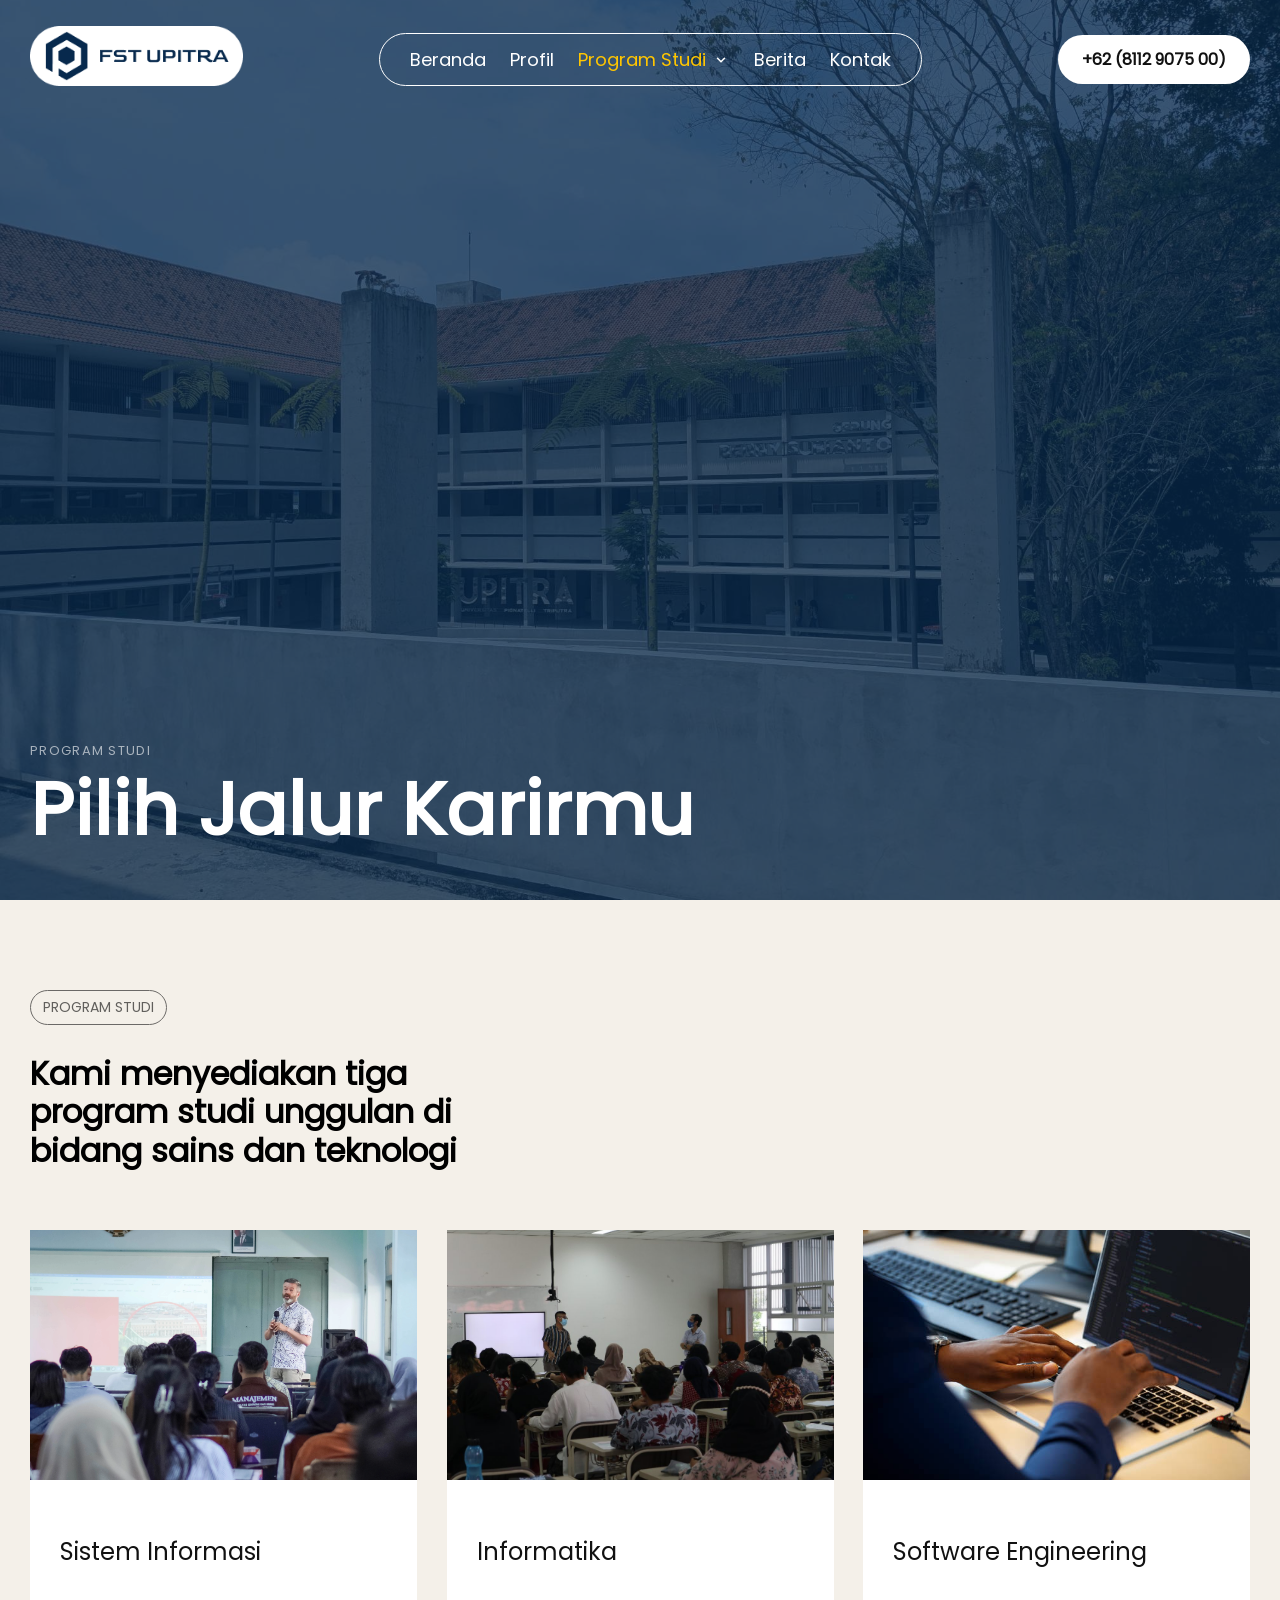
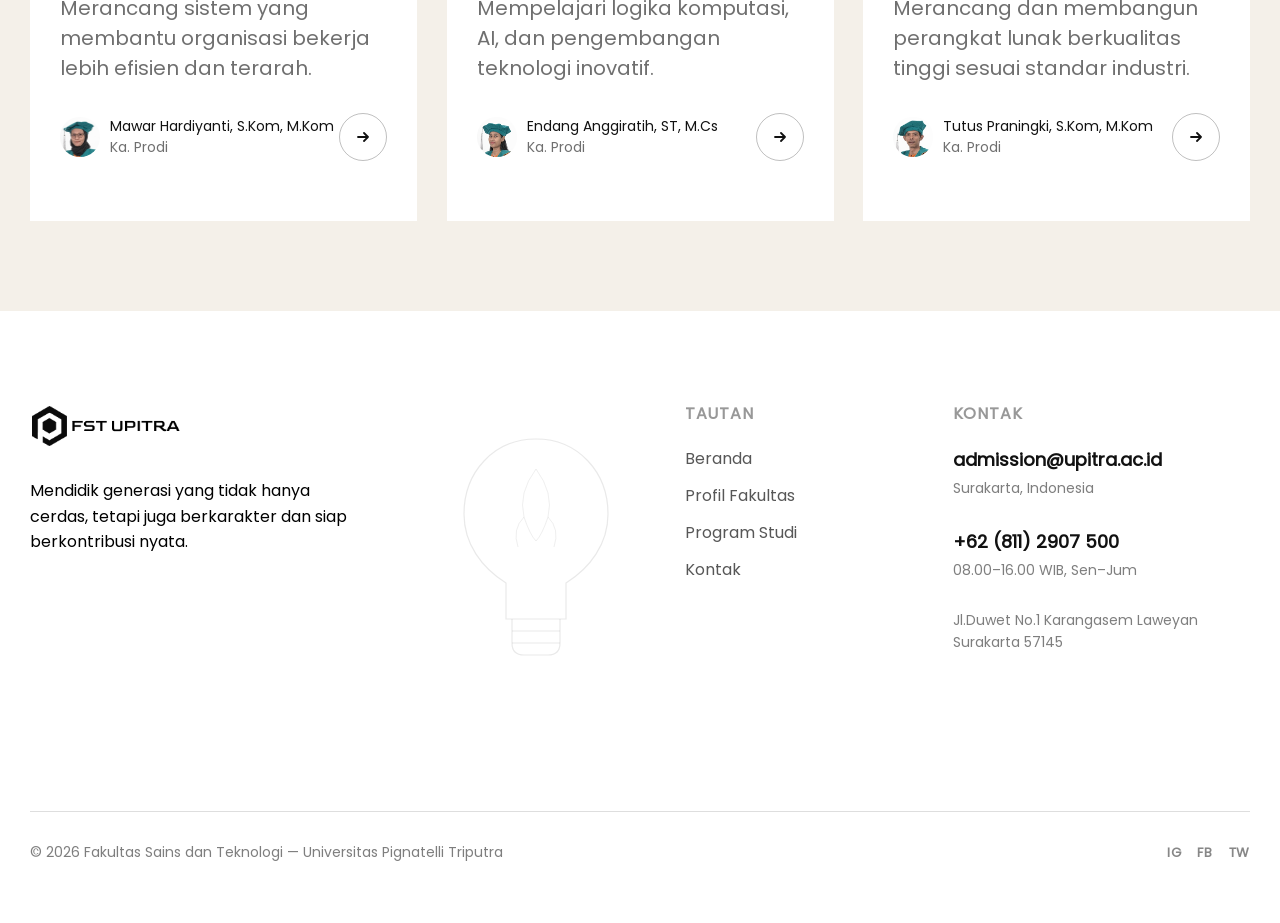
<file: pages/prodi.html>
<!DOCTYPE html>
<html lang="id">

<head>
    <meta charset="UTF-8">
    <meta name="viewport" content="width=device-width, initial-scale=1.0">
    <title>Program Studi — FST Upitra</title>
    <link rel="stylesheet" href="../assets/css/global.css">
    <link rel="stylesheet" href="../assets/css/index.css">
    <link rel="stylesheet" href="../assets/css/prodi.css">
    <link rel="shortcut icon" href="../assets/img/favicon.png" type="image/x-icon">
</head>

<body class="loading">

    <div id="loading-screen">
        <div class="spinning-badge">
            <svg class="badge-ring" viewBox="0 0 110 110" xmlns="http://www.w3.org/2000/svg">
                <defs>
                    <path id="badge-circle" d="M 55,55 m -38,0 a 38,38 0 1,1 76,0 a 38,38 0 1,1 -76,0" />
                </defs>
                <text font-size="10" font-family="Arial, sans-serif" fill="#26287d" letter-spacing="2.5"
                    font-weight="600">
                    <textPath href="#badge-circle">FAKULTAS SAINS DAN TEKNOLOGI
                </text>
            </svg>
            <div class="badge-center">
                <div class="badge-logo">
                    <img src="../assets/img/logo-brand.png" alt="" class="badge-img">
                </div>
            </div>
        </div>
    </div>

    <nav>
        <a href="../index.html"><img src="../assets/img/logo-header.png" alt="FST Upitra Logo"></a>
        <ul class="nav-links">
            <li><a href="../index.html">Beranda</a></li>
            <li><a href="profil.html">Profil</a></li>
            <li class="nav-dropdown">
                <a href="prodi.html" class="active">Program Studi</a>
                <span class="nav-chevron">
                    <svg viewBox="0 0 16 16" fill="none">
                        <path d="M4 6l4 4 4-4" stroke="currentColor" stroke-width="1.8" stroke-linecap="round"
                            stroke-linejoin="round" />
                    </svg>
                </span>
                <div class="nav-dropdown-menu">
                    <a href="prodi/si.html">Sistem Informasi</a>
                    <a href="prodi/informatika.html">Informatika</a>
                    <a href="prodi/rpl.html">Rekayasa Perangkat Lunak</a>
                </div>
            </li>
            <li><a href="berita.html">Berita</a></li>
            <li><a href="kontak.html">Kontak</a></li>
        </ul>
        <a href="tel:+628112907500" class="kontak nav-kontak">+62 (8112 9075 00)</a>
        <button class="nav-hamburger" id="navHamburger" aria-label="Open menu">
            <span></span>
            <span></span>
            <span></span>
        </button>
    </nav>

    <div class="mobile-menu" id="mobileMenu">
        <div class="mobile-menu-header">
            <img src="../assets/img/logo-header.png" alt="" class="mobile-menu-logo">
            <button class="mobile-menu-close" id="mobileMenuClose" aria-label="Close menu">
                <svg viewBox="0 0 24 24" fill="none" width="20" height="20">
                    <path d="M6 6l12 12M6 18L18 6" stroke="currentColor" stroke-width="2" stroke-linecap="round" />
                </svg>
            </button>
        </div>
        <ul class="mobile-menu-links">
            <li><a href="../index.html">HOME</a></li>
            <li><a href="profil.html">PROFIL</a></li>
            <li class="mobile-dropdown">
                <button class="mobile-dropdown-btn" id="mobileDropdownBtn">
                    PROGRAM STUDI
                    <svg viewBox="0 0 16 16" fill="none" width="14" height="14" class="mobile-chevron">
                        <path d="M4 6l4 4 4-4" stroke="currentColor" stroke-width="1.8" stroke-linecap="round"
                            stroke-linejoin="round" />
                    </svg>
                </button>
                <ul class="mobile-submenu" id="mobileSubmenu">
                    <li><a href="prodi/si.html">Sistem Informasi</a></li>
                    <li><a href="prodi/informatika.html">Informatika</a></li>
                    <li><a href="prodi/rpl.html">Rekayasa Perangkat Lunak</a></li>
                </ul>
            </li>
            <li><a href="kontak.html">KONTAK</a></li>
        </ul>
        <a href="tel:+628112907500" class="mobile-menu-kontak">+62 (8112 9075 00)</a>
    </div>

    <div class="mobile-menu-overlay" id="mobileMenuOverlay"></div>

    <main>
        <section id="prodi-hero">
            <div class="ph-bg"></div>
            <div class="ph-overlay"></div>
            <div class="ph-content">
                <p class="ph-eyebrow">Program Studi</p>
                <h1>Pilih Jalur Karirmu</h1>
            </div>
        </section>

        <section id="prodi">
            <div class="rounded">PROGRAM STUDI</div>
            <div class="p-r-1">
                <div class="p-r-1-left">
                    <h2>Kami menyediakan tiga program studi unggulan di bidang sains dan teknologi</h2>
                </div>
            </div>
            <div class="p-r-2">
                <a href="prodi/si.html" class="p-r-2-card">
                    <div class="img-container">
                        <img src="../assets/img/waseda.webp" alt="">
                    </div>
                    <div class="text-container">
                        <p>Sistem Informasi</p>
                        <p>Merancang sistem yang membantu organisasi bekerja lebih efisien dan terarah.</p>
                    </div>
                    <div class="kaprodi">
                        <div class="kaprodi-left">
                            <img src="../assets/img/prodi_si1.png" alt="">
                            <div>
                                <p>Mawar Hardiyanti, S.Kom, M.Kom</p>
                                <p>Ka. Prodi</p>
                            </div>
                        </div>
                        <div class="kaprodi-right">
                            <svg viewBox="0 0 16 16" fill="none" width="16" height="16">
                                <path d="M3 8h10M9 4l4 4-4 4" stroke="currentColor" stroke-width="1.8"
                                    stroke-linecap="round" stroke-linejoin="round" />
                            </svg>
                        </div>
                    </div>
                </a>
                <a href="prodi/informatika.html" class="p-r-2-card">
                    <div class="img-container">
                        <img src="../assets/img/istockphoto-1467685152-612x612.jpg" alt="">
                    </div>
                    <div class="text-container">
                        <p>Informatika</p>
                        <p>Mempelajari logika komputasi, AI, dan pengembangan teknologi inovatif.</p>
                    </div>
                    <div class="kaprodi">
                        <div class="kaprodi-left">
                            <img src="../assets/img/prodi_informatika1.png" alt="">
                            <div>
                                <p>Endang Anggiratih, ST, M.Cs</p>
                                <p>Ka. Prodi</p>
                            </div>
                        </div>
                        <div class="kaprodi-right">
                            <svg viewBox="0 0 16 16" fill="none" width="16" height="16">
                                <path d="M3 8h10M9 4l4 4-4 4" stroke="currentColor" stroke-width="1.8"
                                    stroke-linecap="round" stroke-linejoin="round" />
                            </svg>
                        </div>
                    </div>
                </a>
                <a href="prodi/rpl.html" class="p-r-2-card">
                    <div class="img-container">
                        <img src="../assets/img/rpl.jpg" alt="">
                    </div>
                    <div class="text-container">
                        <p>Software Engineering</p>
                        <p>Merancang dan membangun perangkat lunak berkualitas tinggi sesuai standar industri.</p>
                    </div>
                    <div class="kaprodi">
                        <div class="kaprodi-left">
                            <img src="../assets/img/prodi_rpl1.png" alt="">
                            <div>
                                <p>Tutus Praningki, S.Kom, M.Kom</p>
                                <p>Ka. Prodi</p>
                            </div>
                        </div>
                        <div class="kaprodi-right">
                            <svg viewBox="0 0 16 16" fill="none" width="16" height="16">
                                <path d="M3 8h10M9 4l4 4-4 4" stroke="currentColor" stroke-width="1.8"
                                    stroke-linecap="round" stroke-linejoin="round" />
                            </svg>
                        </div>
                    </div>
                </a>
            </div>
        </section>
    </main>

    <footer>
        <div class="f-top">
            <div class="f-col-1">
                <div class="f-logo">
                    <img src="../assets/img/logo-footer.png" alt="FST Upitra">
                </div>
                <p class="f-tagline">Mendidik generasi yang tidak hanya cerdas, tetapi juga berkarakter dan siap
                    berkontribusi nyata.</p>
            </div>
            <div class="f-col-2">
                <svg viewBox="0 0 300 500" fill="none" xmlns="http://www.w3.org/2000/svg" class="f-bulb">
                    <path
                        d="M150 30 C80 30 30 85 30 155 C30 205 60 245 100 270 L100 330 L200 330 L200 270 C240 245 270 205 270 155 C270 85 220 30 150 30 Z"
                        stroke="rgba(0,0,0,0.12)" stroke-width="2" fill="none" />
                    <path d="M110 330 L110 370 Q110 390 130 390 L170 390 Q190 390 190 370 L190 330"
                        stroke="rgba(0,0,0,0.12)" stroke-width="2" fill="none" />
                    <line x1="110" y1="350" x2="190" y2="350" stroke="rgba(0,0,0,0.12)" stroke-width="2" />
                    <line x1="110" y1="370" x2="190" y2="370" stroke="rgba(0,0,0,0.12)" stroke-width="2" />
                    <path d="M150 80 Q120 120 130 160 Q140 190 150 200 Q160 190 170 160 Q180 120 150 80Z"
                        stroke="rgba(0,0,0,0.1)" stroke-width="1.5" fill="none" />
                    <path d="M130 160 Q110 180 120 210" stroke="rgba(0,0,0,0.1)" stroke-width="1.5" fill="none" />
                    <path d="M170 160 Q190 180 180 210" stroke="rgba(0,0,0,0.1)" stroke-width="1.5" fill="none" />
                </svg>
            </div>
            <div class="f-col-3">
                <p class="f-col-title">Tautan</p>
                <ul class="f-links">
                    <li><a href="../index.html">Beranda</a></li>
                    <li><a href="profil.html">Profil Fakultas</a></li>
                    <li><a href="prodi.html">Program Studi</a></li>
                    <li><a href="kontak.html">Kontak</a></li>
                </ul>
            </div>
            <div class="f-col-4">
                <p class="f-col-title">Kontak</p>
                <div class="f-contact-block">
                    <a href="mailto:admission@upitra.ac.id" class="f-email">admission@upitra.ac.id</a>
                    <p class="f-contact-sub">Surakarta, Indonesia</p>
                </div>
                <div class="f-contact-block">
                    <a href="tel:+628112907500" class="f-phone">+62 (811) 2907 500</a>
                    <p class="f-contact-sub">08.00–16.00 WIB, Sen–Jum</p>
                </div>
                <div class="f-contact-block">
                    <p class="f-contact-sub">Jl.Duwet No.1 Karangasem Laweyan Surakarta 57145</p>
                </div>
            </div>
        </div>
        <div class="f-bottom">
            <p>&copy; 2026 Fakultas Sains dan Teknologi &mdash; Universitas Pignatelli Triputra</p>
            <div class="f-socials">
                <a href="#">IG</a>
                <a href="#">FB</a>
                <a href="#">TW</a>
            </div>
        </div>
    </footer>

    <script src="../assets/js/script.js"></script>
</body>

</html>
</file>
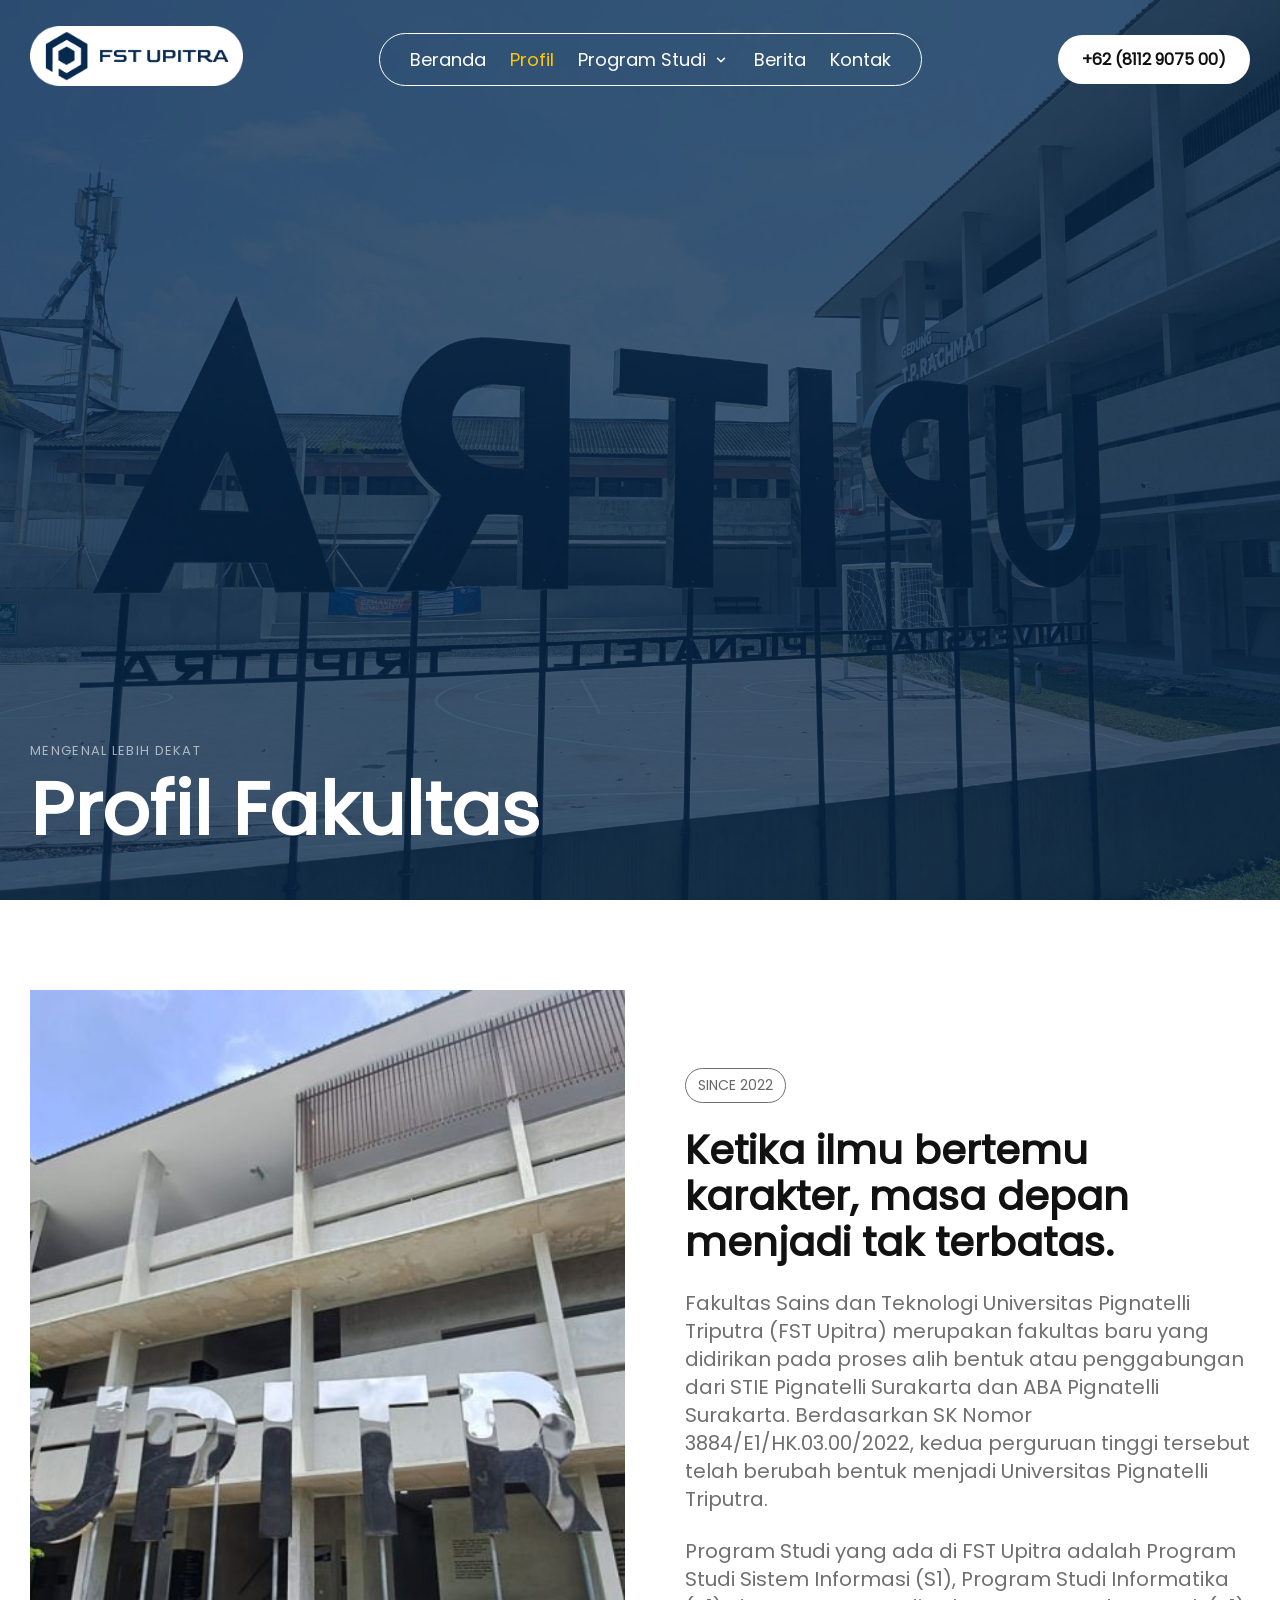
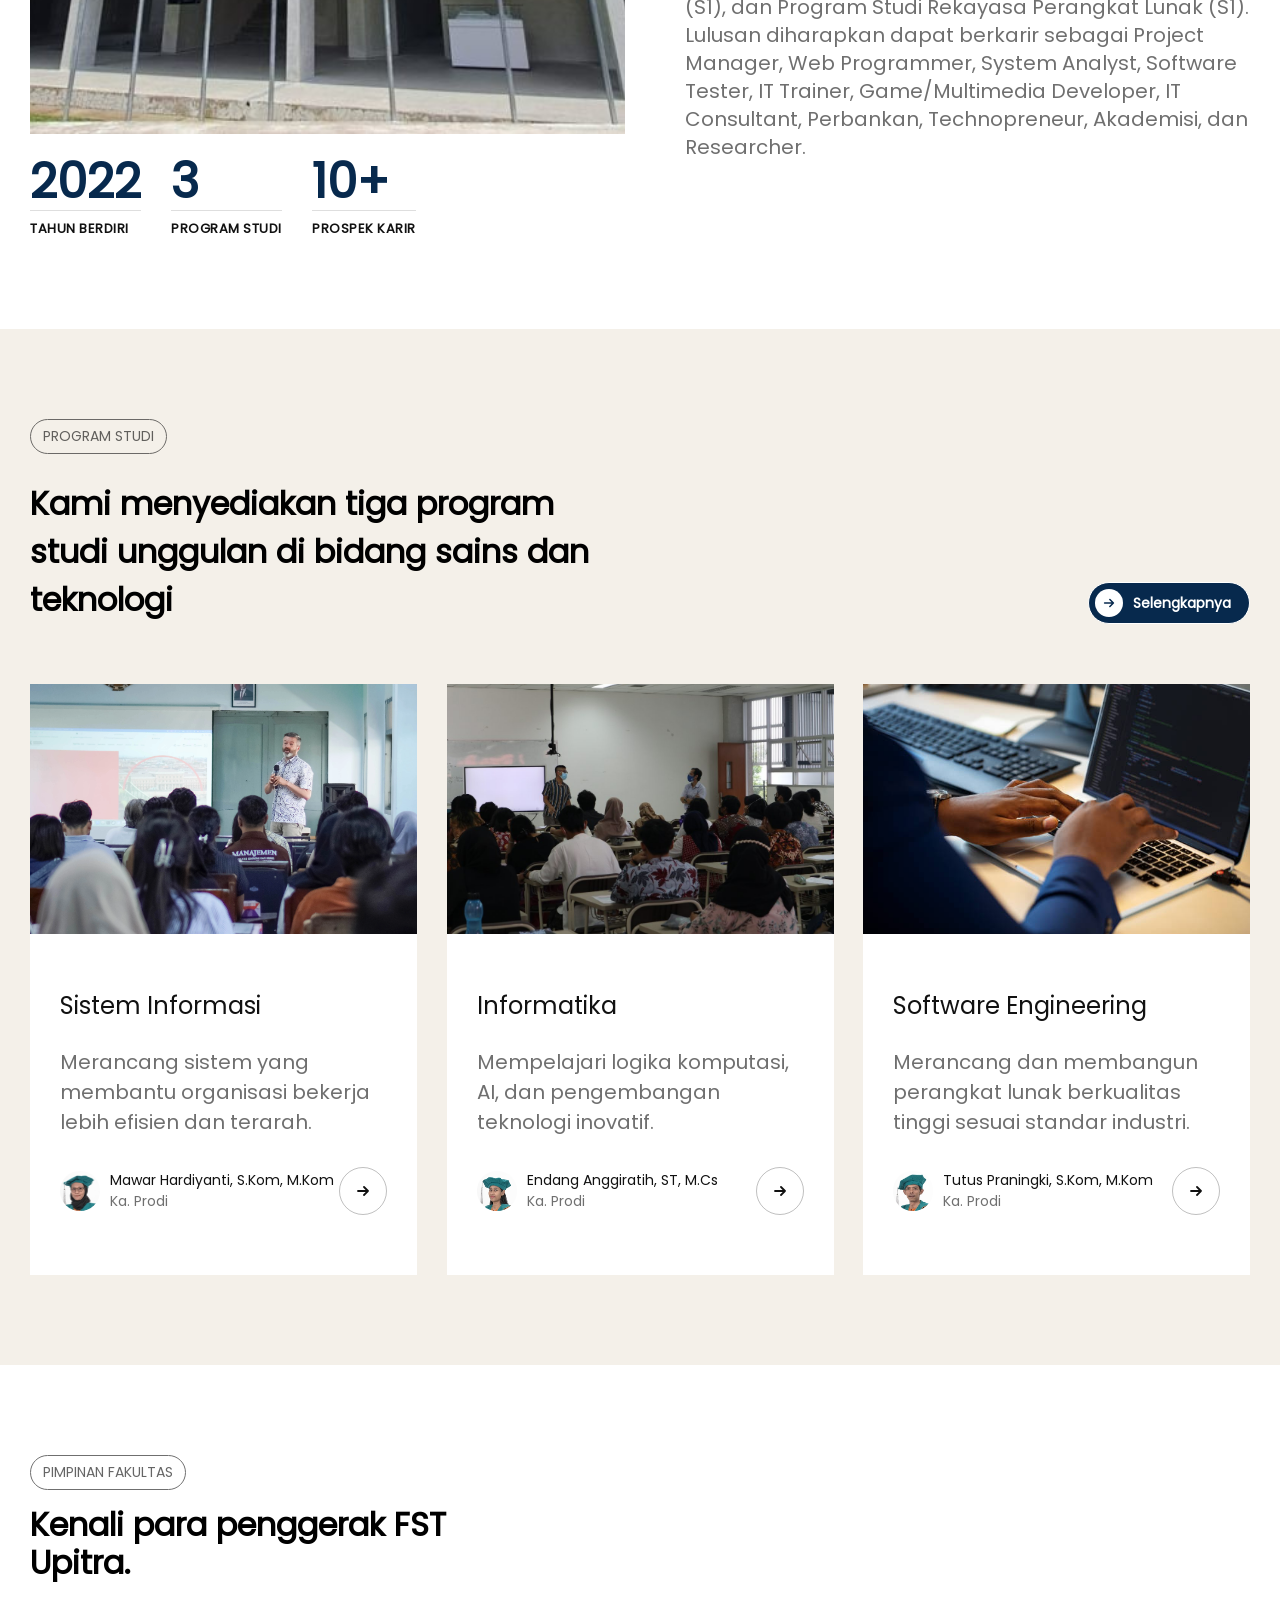
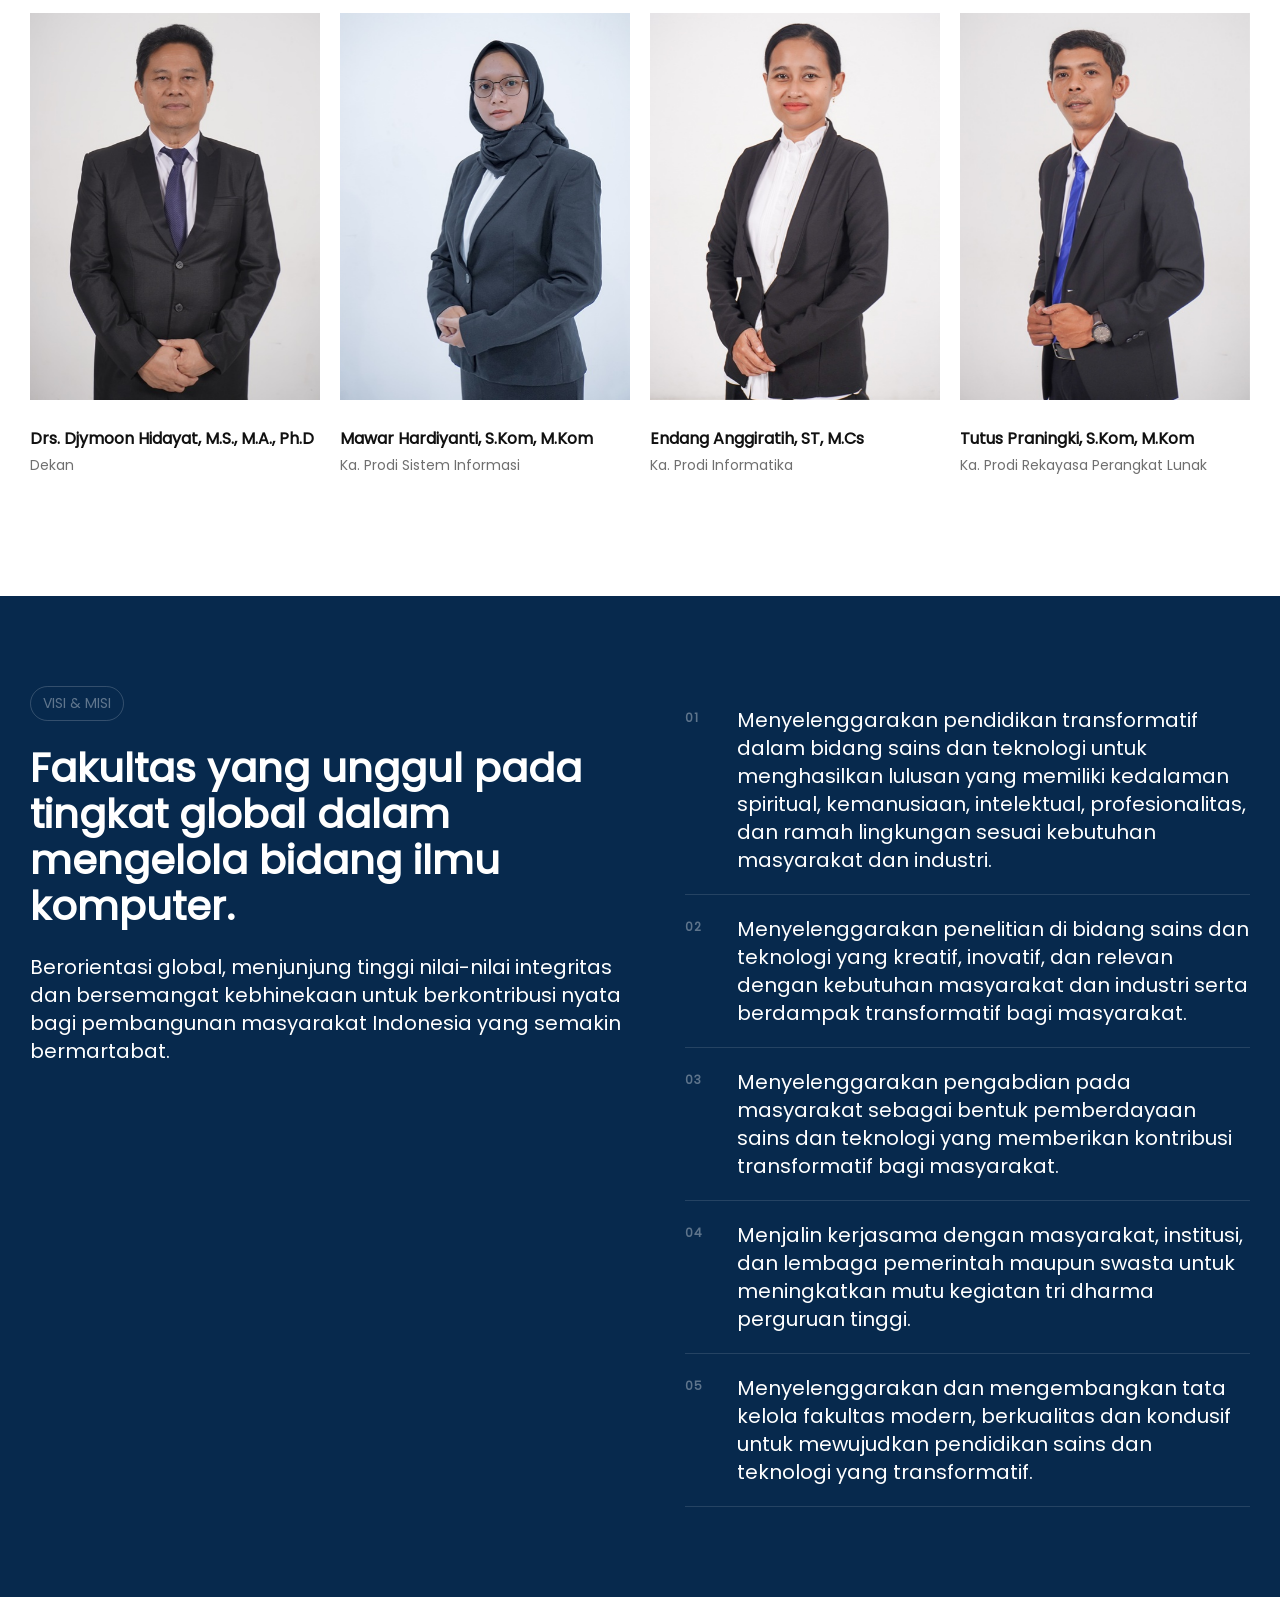
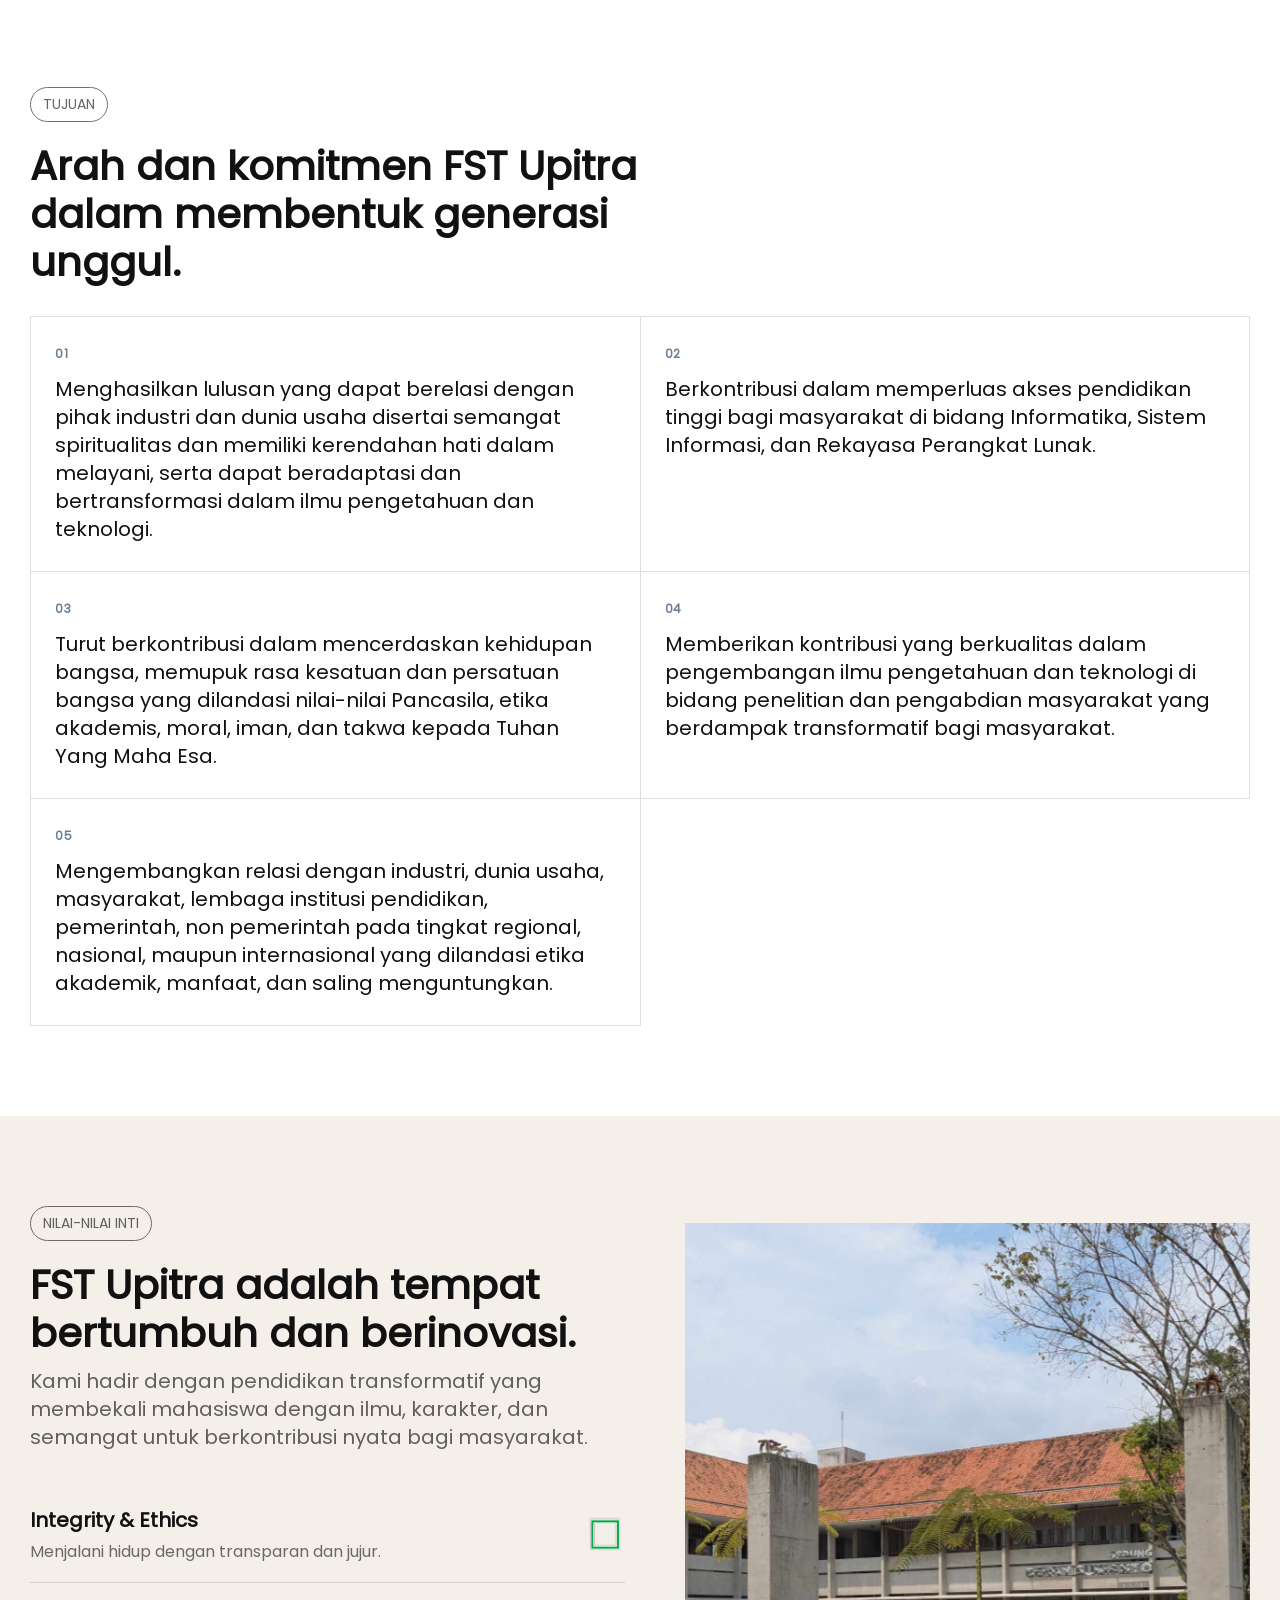
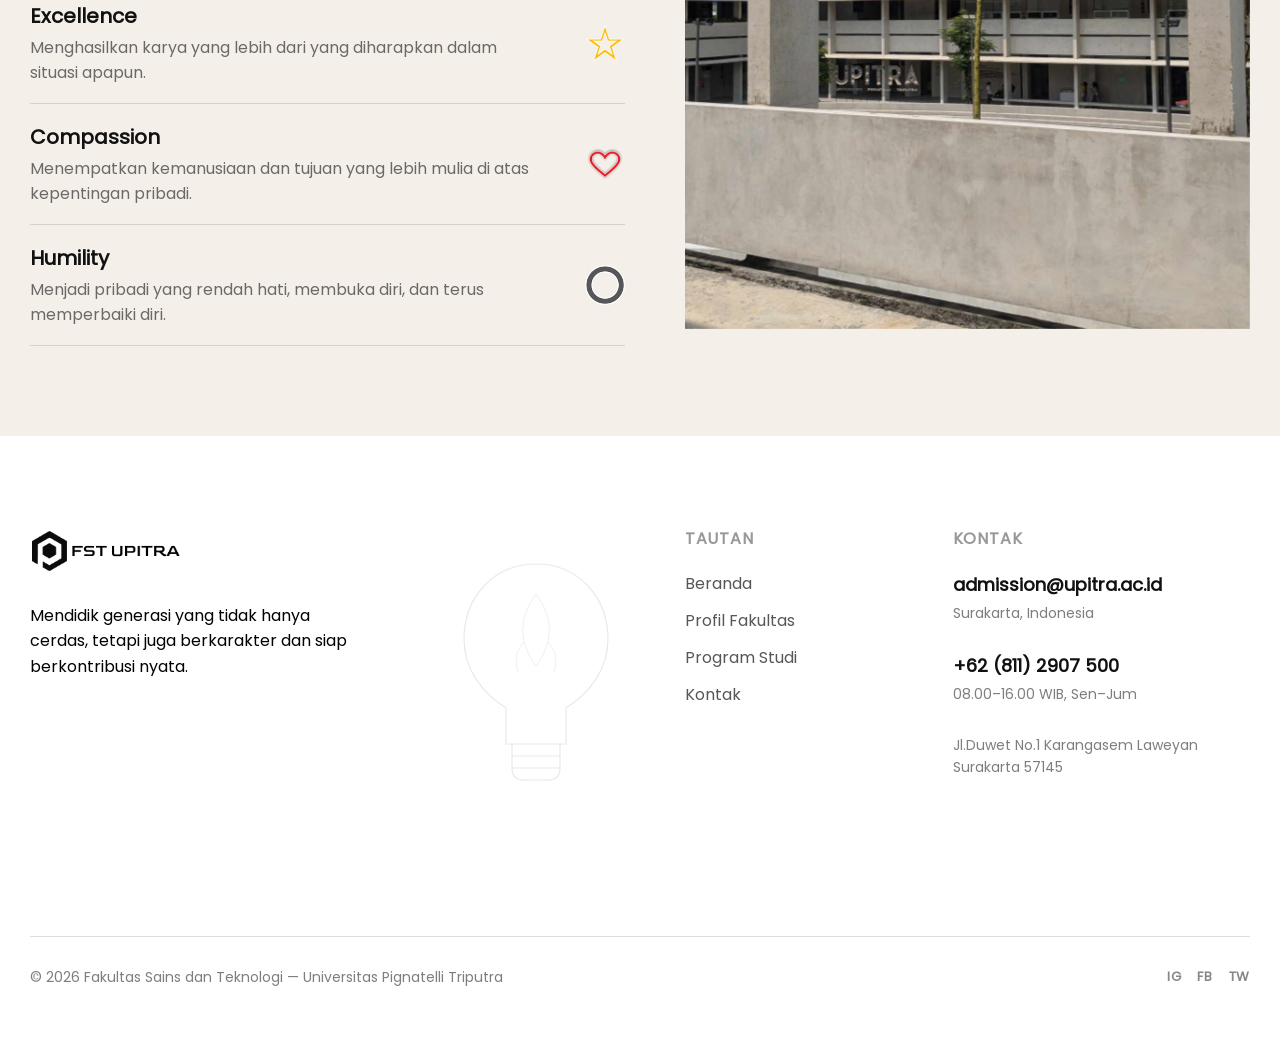
<file: pages/profil.html>
<!DOCTYPE html>
<html lang="id">

<head>
    <meta charset="UTF-8">
    <meta name="viewport" content="width=device-width, initial-scale=1.0">
    <title>Profil — FST Upitra</title>
    <link rel="stylesheet" href="../assets/css/global.css">
    <link rel="stylesheet" href="../assets/css/profil.css">
    <link rel="stylesheet" href="../assets/css/index.css">
    <link rel="shortcut icon" href="../assets/img/favicon.png" type="image/x-icon">
</head>

<body class="loading">

    <div id="loading-screen">
        <div class="spinning-badge">
            <svg class="badge-ring" viewBox="0 0 110 110" xmlns="http://www.w3.org/2000/svg">
                <defs>
                    <path id="badge-circle" d="M 55,55 m -38,0 a 38,38 0 1,1 76,0 a 38,38 0 1,1 -76,0" />
                </defs>
                <text font-size="10" font-family="Arial, sans-serif" fill="#26287d" letter-spacing="2.5"
                    font-weight="600">
                    <textPath href="#badge-circle">FAKULTAS SAINS DAN TEKNOLOGI </textPath>
                </text>
            </svg>
            <div class="badge-center">
                <div class="badge-logo">
                    <img src="../assets/img/logo-brand.png" alt="" class="badge-img no-reveal">
                </div>
            </div>
        </div>
    </div>

    <nav>
        <a href="../index.html"><img src="../assets/img/logo-header.png" alt="FST Upitra Logo"></a>
        <ul class="nav-links">
            <li><a href="../index.html">Beranda</a></li>
            <li><a href="profil.html" class="active">Profil</a></li>
            <li class="nav-dropdown">
                <a href="prodi.html">Program Studi</a>
                <span class="nav-chevron">
                    <svg viewBox="0 0 16 16" fill="none">
                        <path d="M4 6l4 4 4-4" stroke="currentColor" stroke-width="1.8" stroke-linecap="round"
                            stroke-linejoin="round" />
                    </svg>
                </span>
                <div class="nav-dropdown-menu">
                    <a href="prodi/si.html">Sistem Informasi</a>
                    <a href="prodi/informatika.html">Informatika</a>
                    <a href="prodi/rpl.html">Rekayasa Perangkat Lunak</a>
                </div>
            </li>
            <li><a href="berita.html">Berita</a></li>
            <li><a href="kontak.html">Kontak</a></li>
        </ul>
        <a href="tel:+628112907500" class="kontak nav-kontak">+62 (8112 9075 00)</a>
        <button class="nav-hamburger" id="navHamburger" aria-label="Open menu">
            <span></span>
            <span></span>
            <span></span>
        </button>
    </nav>

    <div class="mobile-menu" id="mobileMenu">
        <div class="mobile-menu-header">
            <img src="../assets/img/logo-header.png" alt="" class="mobile-menu-logo">
            <button class="mobile-menu-close" id="mobileMenuClose" aria-label="Close menu">
                <svg viewBox="0 0 24 24" fill="none" width="20" height="20">
                    <path d="M6 6l12 12M6 18L18 6" stroke="currentColor" stroke-width="2" stroke-linecap="round" />
                </svg>
            </button>
        </div>
        <ul class="mobile-menu-links">
            <li><a href="../index.html">HOME</a></li>
            <li><a href="profil.html">PROFIL</a></li>
            <li class="mobile-dropdown">
                <button class="mobile-dropdown-btn" id="mobileDropdownBtn">
                    PROGRAM STUDI
                    <svg viewBox="0 0 16 16" fill="none" width="14" height="14" class="mobile-chevron">
                        <path d="M4 6l4 4 4-4" stroke="currentColor" stroke-width="1.8" stroke-linecap="round"
                            stroke-linejoin="round" />
                    </svg>
                </button>
                <ul class="mobile-submenu" id="mobileSubmenu">
                    <li><a href="prodi/si.html">Sistem Informasi</a></li>
                    <li><a href="prodi/informatika.html">Informatika</a></li>
                    <li><a href="prodi/rpl.html">Rekayasa Perangkat Lunak</a></li>
                </ul>
            </li>
            <li><a href="kontak.html">KONTAK</a></li>
        </ul>
        <a href="tel:+628112907500" class="mobile-menu-kontak">+62 (8112 9075 00)</a>
    </div>

    <div class="mobile-menu-overlay" id="mobileMenuOverlay"></div>

    <main>

        <section id="profil-hero">
            <div class="ph-bg"></div>
            <div class="ph-overlay"></div>
            <div class="ph-content">
                <p class="ph-eyebrow">Mengenal lebih dekat</p>
                <h1>Profil Fakultas</h1>
            </div>
        </section>

        <section id="profil-sekilas">
            <div class="ps-img-wrap">
                <div class="ps-img-container scroll-zoom-wrap">
                    <img src="../assets/img/upitra4.jpg" alt="Kampus Upitra" class="scroll-zoom-img">
                </div>
                <div class="ps-stats">
                    <div class="ps-stat">
                        <h3>2022</h3>
                        <p>Tahun Berdiri</p>
                    </div>
                    <div class="ps-stat">
                        <h3>3</h3>
                        <p>Program Studi</p>
                    </div>
                    <div class="ps-stat">
                        <h3>10+</h3>
                        <p>Prospek Karir</p>
                    </div>
                </div>
            </div>
            <div class="ps-text">
                <div class="rounded">SINCE 2022</div>
                <h2>Ketika ilmu bertemu karakter, masa depan menjadi tak terbatas.</h2>
                <p class="sr" style="--sr-opacity: 0.6;">
                    Fakultas Sains dan Teknologi Universitas Pignatelli Triputra (FST Upitra) merupakan fakultas baru
                    yang didirikan pada proses alih bentuk atau penggabungan dari STIE Pignatelli Surakarta dan ABA
                    Pignatelli Surakarta. Berdasarkan SK Nomor 3884/E1/HK.03.00/2022, kedua perguruan tinggi tersebut
                    telah berubah bentuk menjadi Universitas Pignatelli Triputra.
                </p>
                <p class="sr" style="--sr-opacity: 0.6;">
                    Program Studi yang ada di FST Upitra adalah Program Studi Sistem Informasi (S1), Program Studi
                    Informatika (S1), dan Program Studi Rekayasa Perangkat Lunak (S1). Lulusan diharapkan dapat berkarir
                    sebagai Project Manager, Web Programmer, System Analyst, Software Tester, IT Trainer,
                    Game/Multimedia Developer, IT Consultant, Perbankan, Technopreneur, Akademisi, dan Researcher.
                </p>
                <!-- <div class="ps-quote">
                    "Kami hadir bukan hanya untuk mendidik, tetapi untuk membentuk generasi yang berani bermimpi
                    dan siap berkontribusi nyata."
                </div> -->
            </div>
        </section>

        <section id="prodi">
            <div class="rounded">PROGRAM STUDI</div>
            <div class="p-r-1">
                <div class="p-r-1-left">
                    <h2>Kami menyediakan tiga program studi unggulan di bidang sains dan teknologi</h2>
                </div>
                <div class="p-r-1-right">
                    <a href="prodi.html" class="a-button">
                        <span class="btn-arrow-wrap">
                            <svg class="arrow-main" viewBox="0 0 16 16" fill="none">
                                <path d="M3 8h10M9 4l4 4-4 4" stroke="white" stroke-width="1.8" stroke-linecap="round"
                                    stroke-linejoin="round" />
                            </svg>
                            <svg class="arrow-ghost" viewBox="0 0 16 16" fill="none">
                                <path d="M3 8h10M9 4l4 4-4 4" stroke="white" stroke-width="1.8" stroke-linecap="round"
                                    stroke-linejoin="round" />
                            </svg>
                        </span>
                        Selengkapnya
                    </a>
                </div>
            </div>
            <div class="p-r-2">
                <a href="prodi/si.html" class="p-r-2-card">
                    <div class="img-container">
                        <img src="../assets/img/waseda.webp" alt="">
                    </div>
                    <div class="text-container">
                        <p>Sistem Informasi</p>
                        <p>Merancang sistem yang membantu organisasi bekerja lebih efisien dan terarah.</p>
                    </div>
                    <div class="kaprodi">
                        <div class="kaprodi-left">
                            <img src="../assets/img/prodi_si1.png" alt="">
                            <div>
                                <p>Mawar Hardiyanti, S.Kom, M.Kom</p>
                                <p>Ka. Prodi</p>
                            </div>
                        </div>
                        <div class="kaprodi-right">
                            <svg viewBox="0 0 16 16" fill="none" width="16" height="16">
                                <path d="M3 8h10M9 4l4 4-4 4" stroke="currentColor" stroke-width="1.8"
                                    stroke-linecap="round" stroke-linejoin="round" />
                            </svg>
                        </div>
                    </div>
                </a>
                <a href="prodi/informatika.html" class="p-r-2-card">
                    <div class="img-container">
                        <img src="../assets/img/istockphoto-1467685152-612x612.jpg" alt="">
                    </div>
                    <div class="text-container">
                        <p>Informatika</p>
                        <p>Mempelajari logika komputasi, AI, dan pengembangan teknologi inovatif.</p>
                    </div>
                    <div class="kaprodi">
                        <div class="kaprodi-left">
                            <img src="../assets/img/prodi_informatika1.png" alt="">
                            <div>
                                <p>Endang Anggiratih, ST, M.Cs</p>
                                <p>Ka. Prodi</p>
                            </div>
                        </div>
                        <div class="kaprodi-right">
                            <svg viewBox="0 0 16 16" fill="none" width="16" height="16">
                                <path d="M3 8h10M9 4l4 4-4 4" stroke="currentColor" stroke-width="1.8"
                                    stroke-linecap="round" stroke-linejoin="round" />
                            </svg>
                        </div>
                    </div>
                </a>
                <a href="prodi/rpl.html" class="p-r-2-card">
                    <div class="img-container">
                        <img src="../assets/img/rpl.jpg" alt="">
                    </div>
                    <div class="text-container">
                        <p>Software Engineering</p>
                        <p>Merancang dan membangun perangkat lunak berkualitas tinggi sesuai standar industri.</p>
                    </div>
                    <div class="kaprodi">
                        <div class="kaprodi-left">
                            <img src="../assets/img/prodi_rpl1.png" alt="">
                            <div>
                                <p>Tutus Praningki, S.Kom, M.Kom</p>
                                <p>Ka. Prodi</p>
                            </div>
                        </div>
                        <div class="kaprodi-right">
                            <svg viewBox="0 0 16 16" fill="none" width="16" height="16">
                                <path d="M3 8h10M9 4l4 4-4 4" stroke="currentColor" stroke-width="1.8"
                                    stroke-linecap="round" stroke-linejoin="round" />
                            </svg>
                        </div>
                    </div>
                </a>
            </div>
        </section>

        <section id="profil-dosen">
            <div class="pd-header">
                <div>
                    <div class="rounded" style="margin-bottom: 16px;">PIMPINAN FAKULTAS</div>
                    <h2>Kenali para penggerak FST Upitra.</h2>
                </div>
            </div>
            <div class="pd-grid">
                <div class="pd-card">
                    <div class="pd-card-photo">
                        <img src="../assets/img/dekan.jpg" alt="Drs. Djymoon Hidayat">
                    </div>
                    <div class="pd-card-info">
                        <h4>Drs. Djymoon Hidayat, M.S., M.A., Ph.D</h4>
                        <p class="sr" style="--sr-opacity: 0.6;">
                            Dekan </p>
                    </div>
                </div>
                <div class="pd-card">
                    <div class="pd-card-photo">
                        <img src="../assets/img/prodi_si.jpg" alt="Mawar Hardiyanti">
                    </div>
                    <div class="pd-card-info">
                        <h4>Mawar Hardiyanti, S.Kom, M.Kom</h4>
                        <p class="sr" style="--sr-opacity: 0.6;">
                            Ka. Prodi Sistem Informasi </p>
                    </div>
                </div>
                <div class="pd-card">
                    <div class="pd-card-photo">
                        <img src="../assets/img/prodi_informatika.jpg" alt="Endang Anggiratih">
                    </div>
                    <div class="pd-card-info">
                        <h4>Endang Anggiratih, ST, M.Cs</h4>
                        <p class="sr" style="--sr-opacity: 0.6;">
                            Ka. Prodi Informatika </p>
                    </div>
                </div>
                <div class="pd-card">
                    <div class="pd-card-photo">
                        <img src="../assets/img/prodi_rpl.jpg" alt="Tutus Praningki">
                    </div>
                    <div class="pd-card-info">
                        <h4>Tutus Praningki, S.Kom, M.Kom</h4>
                        <p class="sr" style="--sr-opacity: 0.6;">
                            Ka. Prodi Rekayasa Perangkat Lunak </p>
                    </div>
                </div>
            </div>
        </section>

        <section id="profil-visi">
            <div class="pv-left">
                <div class="rounded"
                    style="border-color: rgba(255,255,255,0.3); color: rgba(255,255,255,0.6); margin-bottom: 24px;">VISI
                    &amp; MISI</div>
                <h2>Fakultas yang unggul pada tingkat global dalam mengelola bidang ilmu komputer.</h2>
                <p>
                    Berorientasi global, menjunjung tinggi nilai-nilai integritas dan bersemangat kebhinekaan untuk
                    berkontribusi nyata bagi pembangunan masyarakat Indonesia yang semakin bermartabat.
                </p>
            </div>
            <div class="pv-right">
                <div class="pv-item">
                    <span class="pv-num">01</span>
                    <p>Menyelenggarakan pendidikan transformatif dalam bidang sains dan teknologi untuk menghasilkan
                        lulusan yang memiliki kedalaman spiritual, kemanusiaan, intelektual, profesionalitas, dan ramah
                        lingkungan sesuai kebutuhan masyarakat dan industri.</p>
                </div>
                <div class="pv-item">
                    <span class="pv-num">02</span>
                    <p>Menyelenggarakan penelitian di bidang sains dan teknologi yang kreatif, inovatif, dan relevan
                        dengan kebutuhan masyarakat dan industri serta berdampak transformatif bagi masyarakat.</p>
                </div>
                <div class="pv-item">
                    <span class="pv-num">03</span>
                    <p>Menyelenggarakan pengabdian pada masyarakat sebagai bentuk pemberdayaan sains dan teknologi yang
                        memberikan kontribusi transformatif bagi masyarakat.</p>
                </div>
                <div class="pv-item">
                    <span class="pv-num">04</span>
                    <p>Menjalin kerjasama dengan masyarakat, institusi, dan lembaga pemerintah maupun swasta untuk
                        meningkatkan mutu kegiatan tri dharma perguruan tinggi.</p>
                </div>
                <div class="pv-item">
                    <span class="pv-num">05</span>
                    <p>Menyelenggarakan dan mengembangkan tata kelola fakultas modern, berkualitas dan kondusif untuk
                        mewujudkan pendidikan sains dan teknologi yang transformatif.</p>
                </div>
            </div>
        </section>

        <section id="profil-tujuan">
            <div class="pt-header">
                <div class="rounded" style="margin-bottom: 20px;">TUJUAN</div>
                <h2>Arah dan komitmen FST Upitra dalam membentuk generasi unggul.</h2>
            </div>
            <div class="pt-grid">
                <div class="pt-item">
                    <span class="pt-num">01</span>
                    <p>Menghasilkan lulusan yang dapat berelasi dengan pihak industri dan dunia usaha disertai semangat
                        spiritualitas dan memiliki kerendahan hati dalam melayani, serta dapat beradaptasi dan
                        bertransformasi dalam ilmu pengetahuan dan teknologi.</p>
                </div>
                <div class="pt-item">
                    <span class="pt-num">02</span>
                    <p>Berkontribusi dalam memperluas akses pendidikan tinggi bagi masyarakat di bidang Informatika,
                        Sistem Informasi, dan Rekayasa Perangkat Lunak.</p>
                </div>
                <div class="pt-item">
                    <span class="pt-num">03</span>
                    <p>Turut berkontribusi dalam mencerdaskan kehidupan bangsa, memupuk rasa kesatuan dan persatuan
                        bangsa yang dilandasi nilai-nilai Pancasila, etika akademis, moral, iman, dan takwa kepada Tuhan
                        Yang Maha Esa.</p>
                </div>
                <div class="pt-item">
                    <span class="pt-num">04</span>
                    <p>Memberikan kontribusi yang berkualitas dalam pengembangan ilmu pengetahuan dan teknologi di
                        bidang penelitian dan pengabdian masyarakat yang berdampak transformatif bagi masyarakat.</p>
                </div>
                <div class="pt-item">
                    <span class="pt-num">05</span>
                    <p>Mengembangkan relasi dengan industri, dunia usaha, masyarakat, lembaga institusi pendidikan,
                        pemerintah, non pemerintah pada tingkat regional, nasional, maupun internasional yang dilandasi
                        etika akademik, manfaat, dan saling menguntungkan.</p>
                </div>
            </div>
        </section>

        <section id="profil-nilai">
            <div class="pn-left">
                <div class="rounded" style="margin-bottom: 20px;">NILAI-NILAI INTI</div>
                <h2>FST Upitra adalah tempat bertumbuh dan berinovasi.</h2>
                <p class="sr" style="--sr-opacity: 0.6;">
                    Kami hadir dengan pendidikan transformatif yang membekali mahasiswa dengan ilmu, karakter, dan
                    semangat untuk berkontribusi nyata bagi masyarakat.</p>
                <div class="pn-nilai-list">
                    <div class="pn-nilai-item">
                        <div>
                            <h4>Integrity &amp; Ethics</h4>
                            <p class="sr" style="--sr-opacity: 0.6;">
                                Menjalani hidup dengan transparan dan jujur.</p>
                        </div>
                        <div class="pn-icon">
                            <img src="../assets/img/f-1.png" alt="">
                        </div>
                    </div>
                    <div class="pn-nilai-item">
                        <div>
                            <h4>Excellence</h4>
                            <p class="sr" style="--sr-opacity: 0.6;">
                                Menghasilkan karya yang lebih dari yang diharapkan dalam situasi apapun.</p>
                        </div>
                        <div class="pn-icon">
                            <img src="../assets/img/f-2.png" alt="">
                        </div>
                    </div>
                    <div class="pn-nilai-item">
                        <div>
                            <h4>Compassion</h4>
                            <p class="sr" style="--sr-opacity: 0.6;">
                                Menempatkan kemanusiaan dan tujuan yang lebih mulia di atas kepentingan pribadi.</p>
                        </div>
                        <div class="pn-icon">
                            <img src="../assets/img/f-3.png" alt="">
                        </div>
                    </div>
                    <div class="pn-nilai-item">
                        <div>
                            <h4>Humility</h4>
                            <p class="sr" style="--sr-opacity: 0.6;">
                                Menjadi pribadi yang rendah hati, membuka diri, dan terus memperbaiki diri.</p>
                        </div>
                        <div class="pn-icon">
                            <img src="../assets/img/f-4.png" alt="">
                        </div>
                    </div>
                </div>
            </div>
            <div class="pn-right">
                <div class="pn-img-container scroll-zoom-wrap">
                    <img src="../assets/img/upitra3.jpg" alt="Kampus Upitra" class="scroll-zoom-img">
                </div>
            </div>
        </section>

    </main>

    <footer>
        <div class="f-top">
            <div class="f-col-1">
                <div class="f-logo">
                    <img src="../assets/img/logo-footer.png" alt="FST Upitra">
                </div>
                <p class="f-tagline">Mendidik generasi yang tidak hanya cerdas, tetapi juga berkarakter dan siap
                    berkontribusi nyata.</p>
            </div>
            <div class="f-col-2">
                <svg viewBox="0 0 300 500" fill="none" xmlns="http://www.w3.org/2000/svg" class="f-bulb">
                    <path
                        d="M150 30 C80 30 30 85 30 155 C30 205 60 245 100 270 L100 330 L200 330 L200 270 C240 245 270 205 270 155 C270 85 220 30 150 30 Z"
                        stroke="rgba(0,0,0,0.12)" stroke-width="2" fill="none" />
                    <path d="M110 330 L110 370 Q110 390 130 390 L170 390 Q190 390 190 370 L190 330"
                        stroke="rgba(0,0,0,0.12)" stroke-width="2" fill="none" />
                    <line x1="110" y1="350" x2="190" y2="350" stroke="rgba(0,0,0,0.12)" stroke-width="2" />
                    <line x1="110" y1="370" x2="190" y2="370" stroke="rgba(0,0,0,0.12)" stroke-width="2" />
                    <path d="M150 80 Q120 120 130 160 Q140 190 150 200 Q160 190 170 160 Q180 120 150 80Z"
                        stroke="rgba(0,0,0,0.1)" stroke-width="1.5" fill="none" />
                    <path d="M130 160 Q110 180 120 210" stroke="rgba(0,0,0,0.1)" stroke-width="1.5" fill="none" />
                    <path d="M170 160 Q190 180 180 210" stroke="rgba(0,0,0,0.1)" stroke-width="1.5" fill="none" />
                </svg>
            </div>
            <div class="f-col-3">
                <p class="f-col-title">Tautan</p>
                <ul class="f-links">
                    <li><a href="../index.html">Beranda</a></li>
                    <li><a href="profil.html">Profil Fakultas</a></li>
                    <li><a href="prodi.html">Program Studi</a></li>
                    <li><a href="kontak.html">Kontak</a></li>
                </ul>
            </div>
            <div class="f-col-4">
                <p class="f-col-title">Kontak</p>
                <div class="f-contact-block">
                    <a href="mailto:admission@upitra.ac.id" class="f-email">admission@upitra.ac.id</a>
                    <p class="f-contact-sub">Surakarta, Indonesia</p>
                </div>
                <div class="f-contact-block">
                    <a href="tel:+628112907500" class="f-phone">+62 (811) 2907 500</a>
                    <p class="f-contact-sub">08.00–16.00 WIB, Sen–Jum</p>
                </div>
                <div class="f-contact-block">
                    <p class="f-contact-sub">Jl.Duwet No.1 Karangasem Laweyan Surakarta 57145</p>
                </div>
            </div>
        </div>
        <div class="f-bottom">
            <p>&copy; 2026 Fakultas Sains dan Teknologi &mdash; Universitas Pignatelli Triputra</p>
            <div class="f-socials">
                <a href="#">IG</a>
                <a href="#">FB</a>
                <a href="#">TW</a>
            </div>
        </div>
    </footer>

    <script src="../assets/js/script.js"></script>
</body>

</html>
</file>
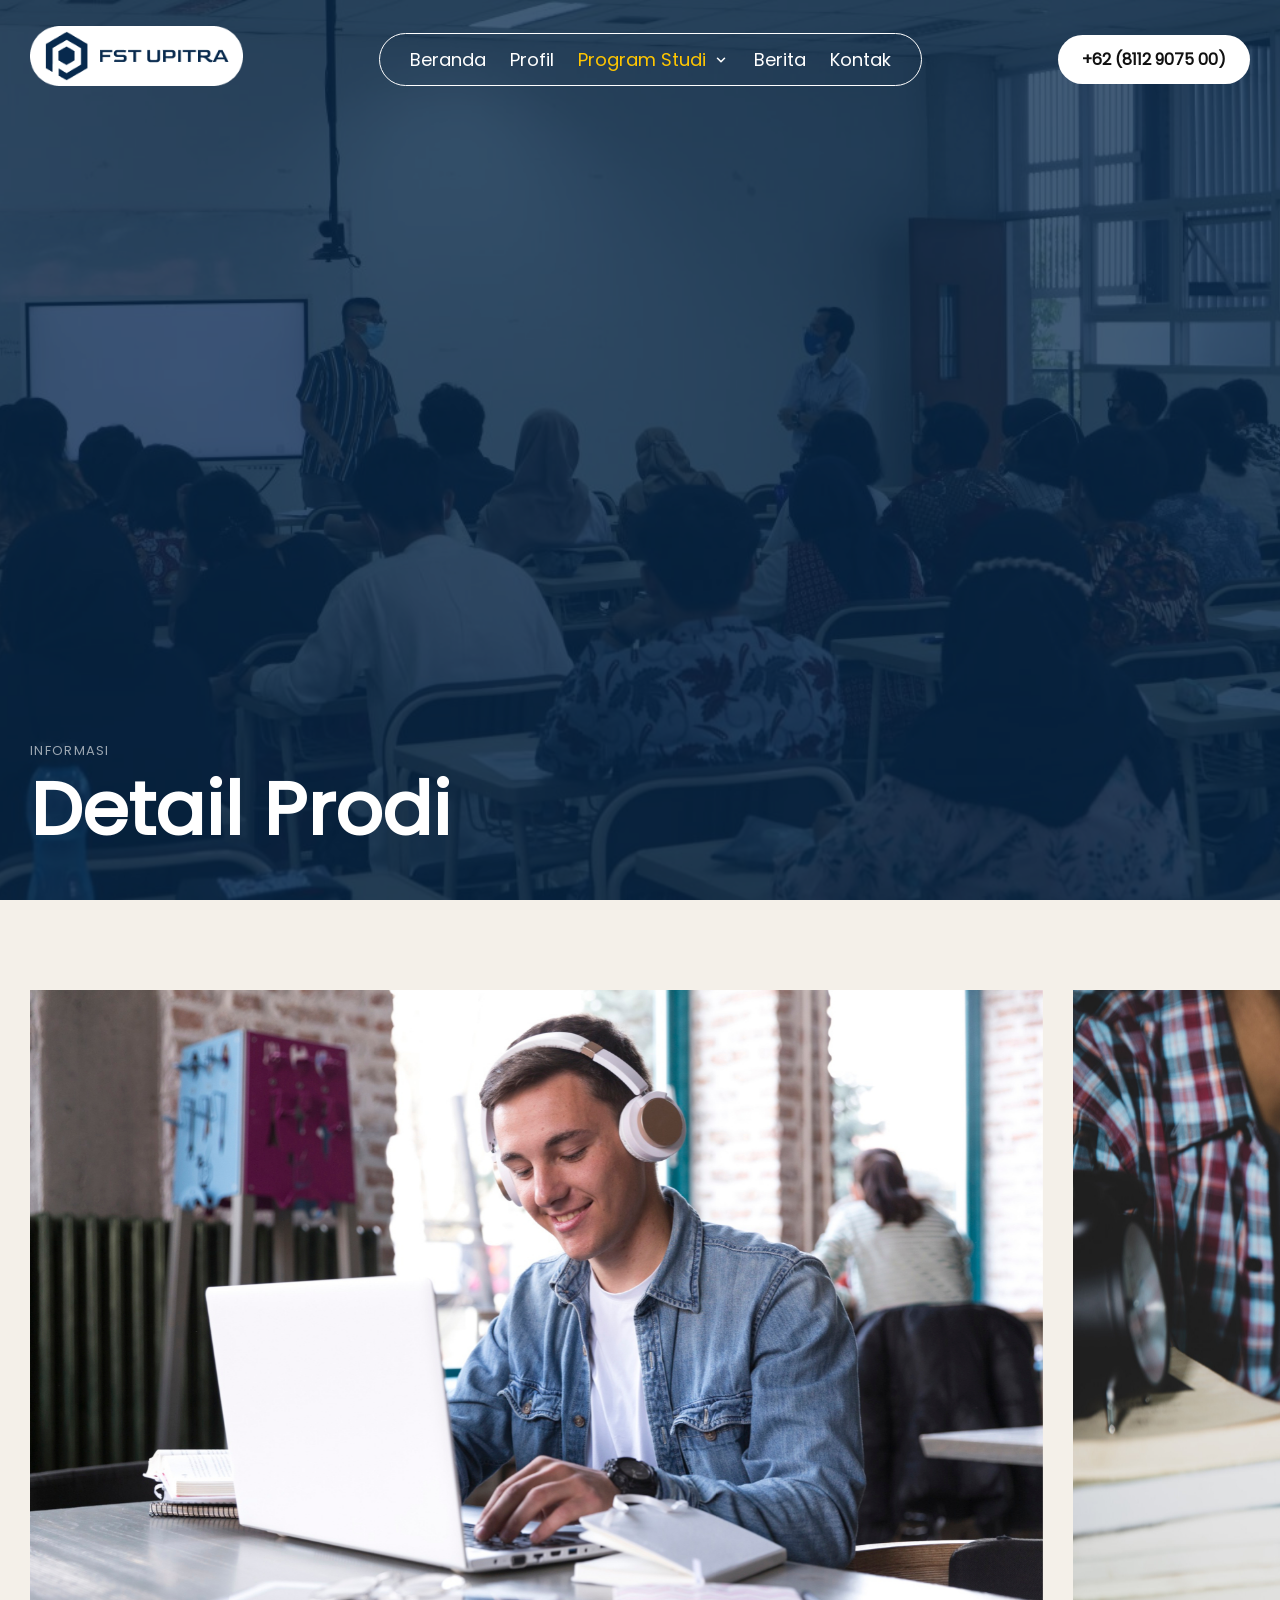
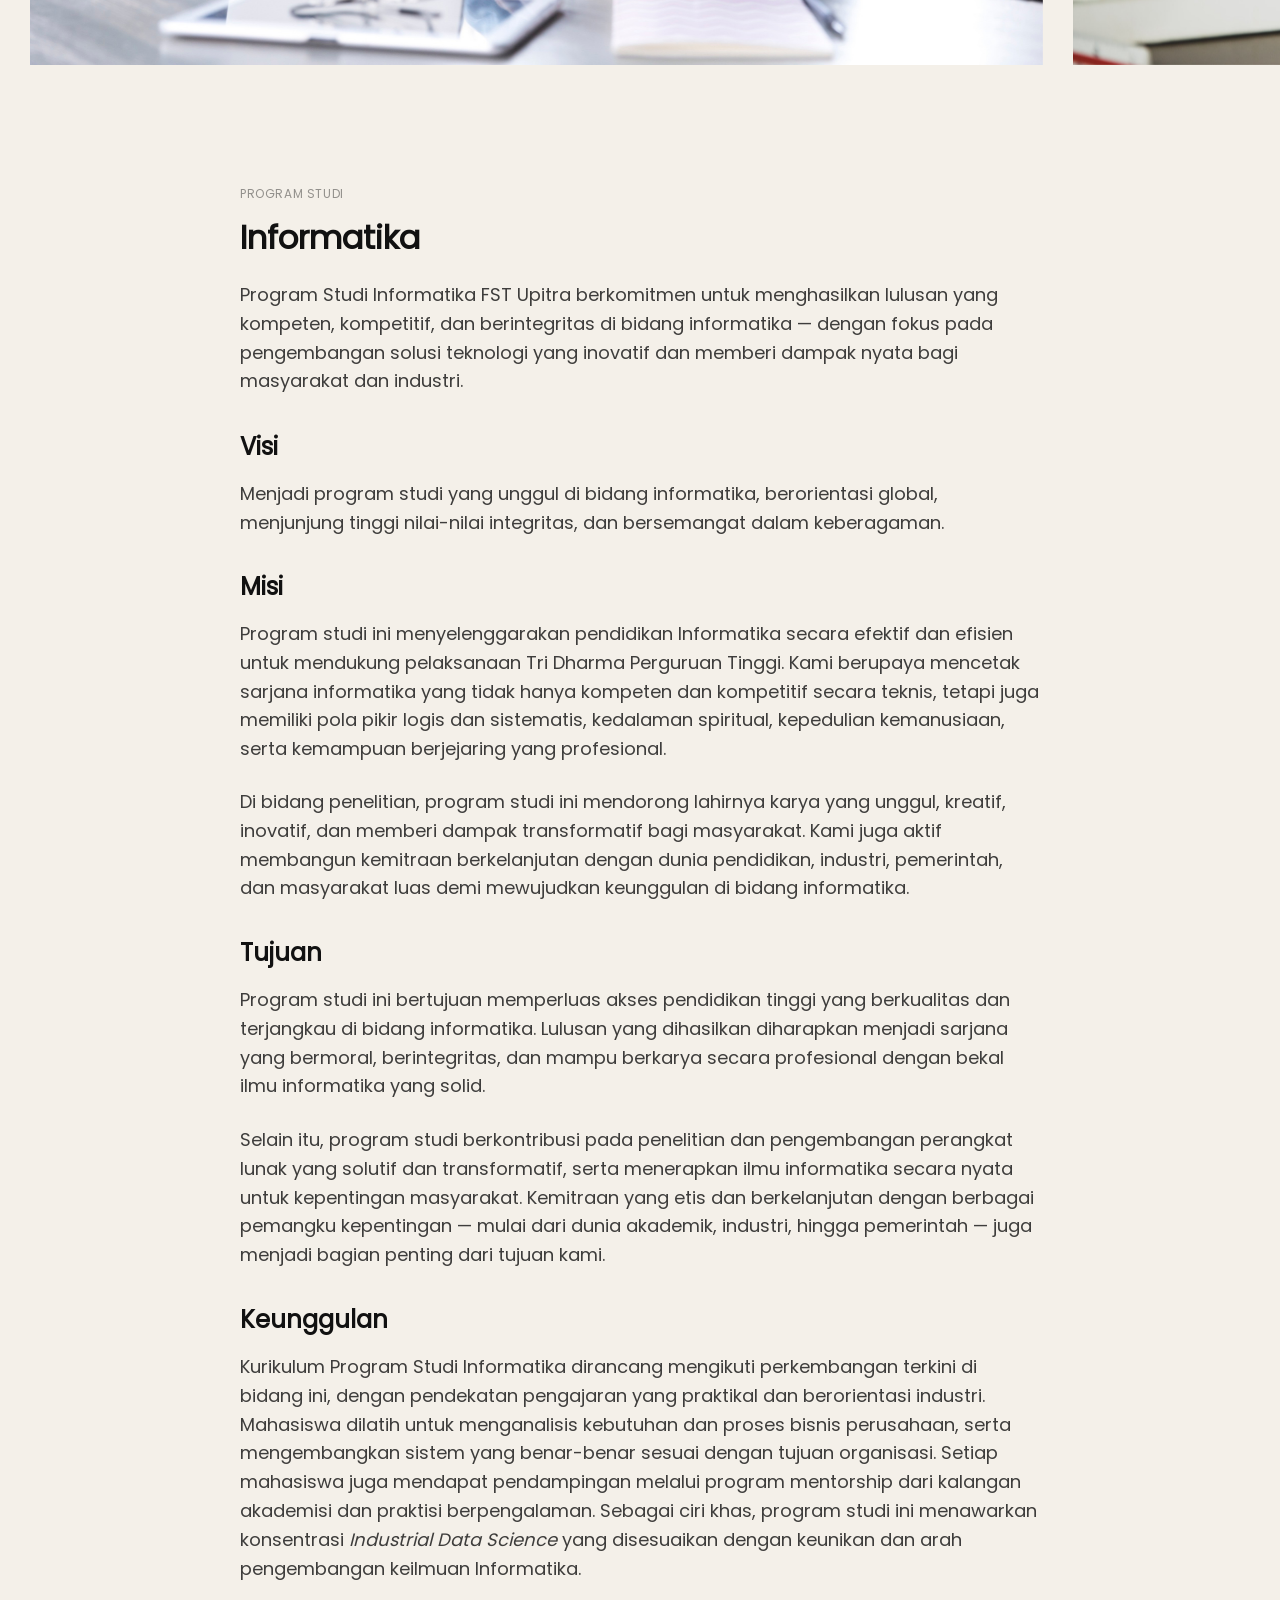
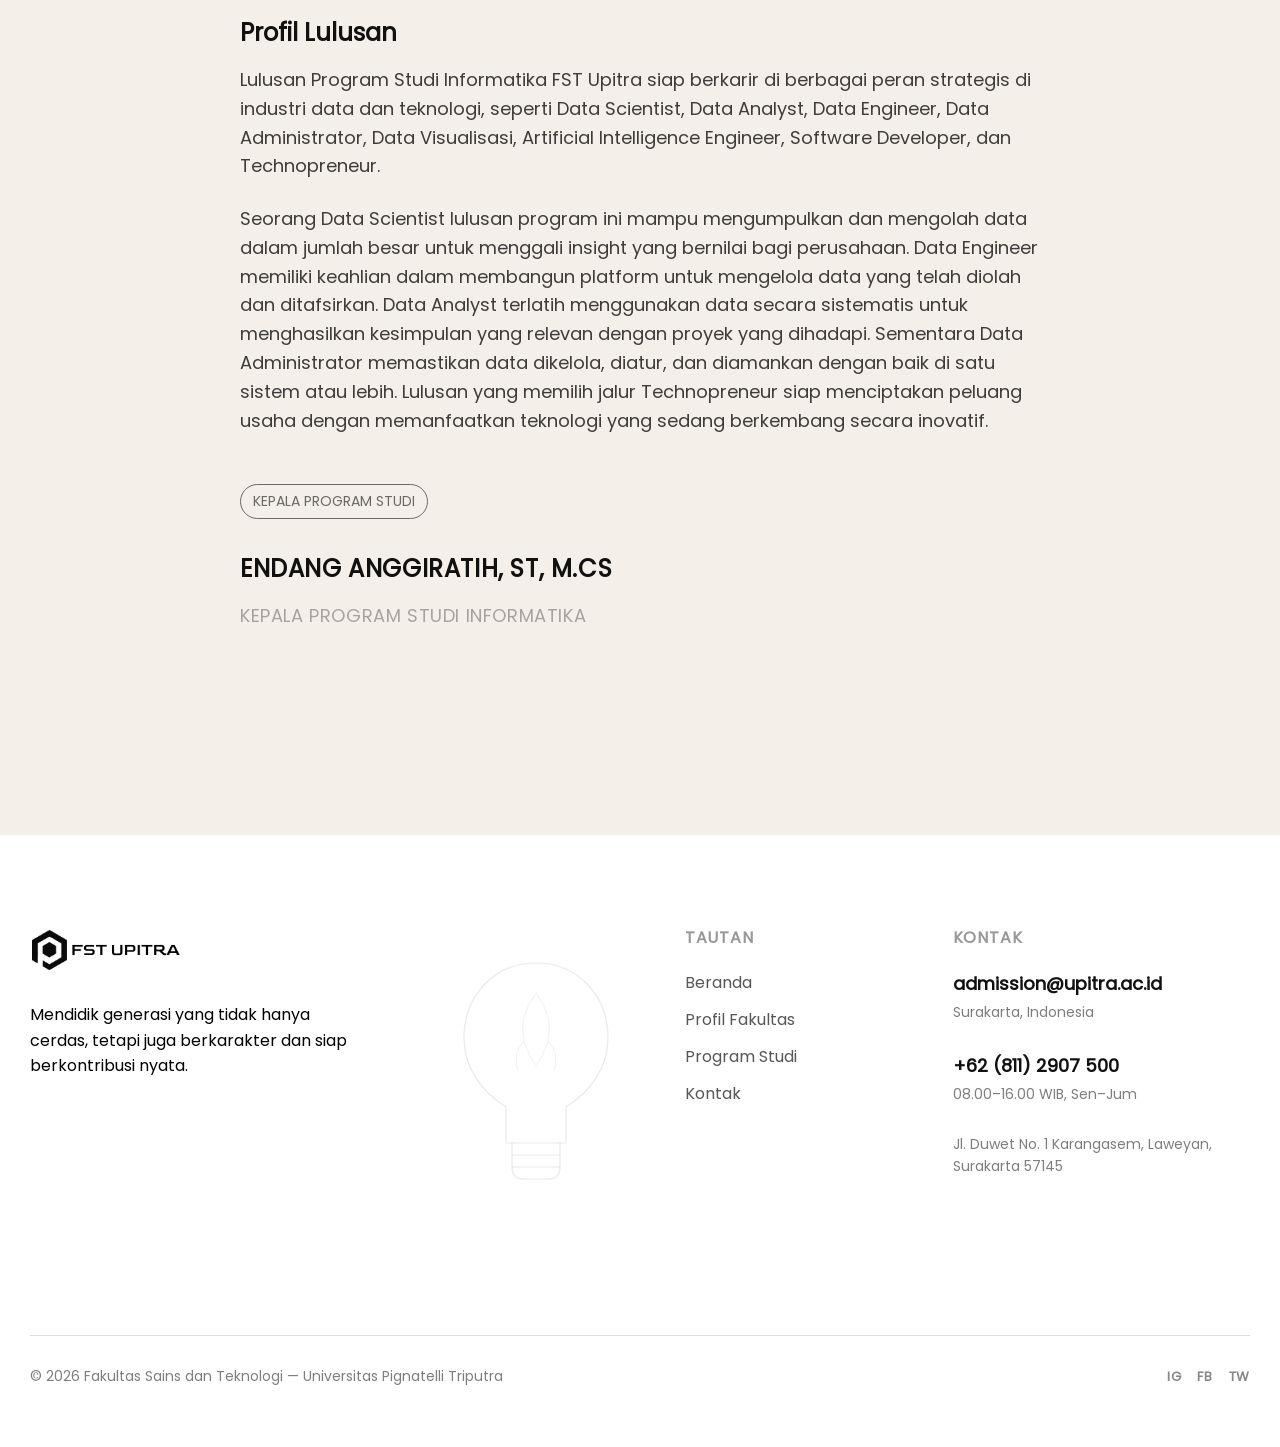
<file: pages/prodi/informatika.html>
<!DOCTYPE html>
<html lang="id">

<head>
    <meta charset="UTF-8">
    <meta name="viewport" content="width=device-width, initial-scale=1.0">
    <title>Informatika — FST Upitra</title>
    <link rel="stylesheet" href="../../assets/css/global.css">
    <link rel="stylesheet" href="../../assets/css/prodi.css">
    <link rel="shortcut icon" href="../../assets/img/favicon.png" type="image/x-icon">
</head>

<body class="loading">

    <div id="loading-screen">
        <div class="spinning-badge">
            <svg class="badge-ring" viewBox="0 0 110 110" xmlns="http://www.w3.org/2000/svg">
                <defs>
                    <path id="badge-circle" d="M 55,55 m -38,0 a 38,38 0 1,1 76,0 a 38,38 0 1,1 -76,0" />
                </defs>
                <text font-size="10" font-family="Arial, sans-serif" fill="#26287d" letter-spacing="2.5"
                    font-weight="600">
                    <textPath href="#badge-circle">FAKULTAS SAINS DAN TEKNOLOGI
                </text>
            </svg>
            <div class="badge-center">
                <div class="badge-logo">
                    <img src="../../assets/img/logo-brand.png" alt="" class="badge-img">
                </div>
            </div>
        </div>
    </div>

    <nav>
        <a href="../../index.html"><img src="../../assets/img/logo-header.png" alt="FST Upitra Logo"></a>
        <ul class="nav-links">
            <li><a href="../../index.html">Beranda</a></li>
            <li><a href="../profil.html">Profil</a></li>
            <li class="nav-dropdown">
                <a href="../prodi.html" class="active">Program Studi</a>
                <span class="nav-chevron">
                    <svg viewBox="0 0 16 16" fill="none">
                        <path d="M4 6l4 4 4-4" stroke="currentColor" stroke-width="1.8" stroke-linecap="round"
                            stroke-linejoin="round" />
                    </svg>
                </span>
                <div class="nav-dropdown-menu">
                    <a href="si.html">Sistem Informasi</a>
                    <a href="informatika.html">Informatika</a>
                    <a href="rpl.html">Rekayasa Perangkat Lunak</a>
                </div>
            </li>
            <li><a href="../berita.html">Berita</a></li>
            <li><a href="../kontak.html">Kontak</a></li>
        </ul>
        <a href="tel:+628112907500" class="kontak nav-kontak">+62 (8112 9075 00)</a>
        <button class="nav-hamburger" id="navHamburger" aria-label="Open menu">
            <span></span>
            <span></span>
            <span></span>
        </button>
    </nav>

    <div class="mobile-menu" id="mobileMenu">
        <div class="mobile-menu-header">
            <img src="../../assets/img/logo-header.png" alt="" class="mobile-menu-logo">
            <button class="mobile-menu-close" id="mobileMenuClose" aria-label="Close menu">
                <svg viewBox="0 0 24 24" fill="none" width="20" height="20">
                    <path d="M6 6l12 12M6 18L18 6" stroke="currentColor" stroke-width="2" stroke-linecap="round" />
                </svg>
            </button>
        </div>
        <ul class="mobile-menu-links">
            <li><a href="../../index.html">HOME</a></li>
            <li><a href="../profil.html">PROFIL</a></li>
            <li class="mobile-dropdown">
                <button class="mobile-dropdown-btn" id="mobileDropdownBtn">
                    PROGRAM STUDI
                    <svg viewBox="0 0 16 16" fill="none" width="14" height="14" class="mobile-chevron">
                        <path d="M4 6l4 4 4-4" stroke="currentColor" stroke-width="1.8" stroke-linecap="round"
                            stroke-linejoin="round" />
                    </svg>
                </button>
                <ul class="mobile-submenu" id="mobileSubmenu">
                    <li><a href="si.html">Sistem Informasi</a></li>
                    <li><a href="informatika.html">Informatika</a></li>
                    <li><a href="rpl.html">Rekayasa Perangkat Lunak</a></li>
                </ul>
            </li>
            <li><a href="../kontak.html">KONTAK</a></li>
        </ul>
        <a href="tel:+628112907500" class="mobile-menu-kontak">+62 (8112 9075 00)</a>
    </div>

    <div class="mobile-menu-overlay" id="mobileMenuOverlay"></div>

    <main>
        <section id="prodi-hero">
            <div class="ph-bg" style="background-image: url('../../assets/img/istockphoto-1467685152-612x612.jpg');"></div>
            <div class="ph-overlay"></div>
            <div class="ph-content">
                <p class="ph-eyebrow">Informasi</p>
                <h1>Detail Prodi</h1>
            </div>
        </section>

        <section id="prodi-information">
            <div class="p-i-img-container">
                <img src="../../assets/img/2148166385.jpg" alt="">
                <img src="../../assets/img/informatika.jpg" alt="">
            </div>
            <div class="p-i-text-container">
                <div>PROGRAM STUDI</div>
                <h2>Informatika</h2>
                <p>
                    Program Studi Informatika FST Upitra berkomitmen untuk menghasilkan lulusan yang kompeten,
                    kompetitif, dan berintegritas di bidang informatika — dengan fokus pada pengembangan solusi
                    teknologi yang inovatif dan memberi dampak nyata bagi masyarakat dan industri.
                </p>

                <h3>Visi</h3>
                <p>
                    Menjadi program studi yang unggul di bidang informatika, berorientasi global, menjunjung tinggi
                    nilai-nilai integritas, dan bersemangat dalam keberagaman.
                </p>

                <h3>Misi</h3>
                <p>
                    Program studi ini menyelenggarakan pendidikan Informatika secara efektif dan efisien untuk
                    mendukung pelaksanaan Tri Dharma Perguruan Tinggi. Kami berupaya mencetak sarjana informatika yang
                    tidak hanya kompeten dan kompetitif secara teknis, tetapi juga memiliki pola pikir logis dan
                    sistematis, kedalaman spiritual, kepedulian kemanusiaan, serta kemampuan berjejaring yang
                    profesional.
                </p>
                <p>
                    Di bidang penelitian, program studi ini mendorong lahirnya karya yang unggul, kreatif, inovatif,
                    dan memberi dampak transformatif bagi masyarakat. Kami juga aktif membangun kemitraan berkelanjutan
                    dengan dunia pendidikan, industri, pemerintah, dan masyarakat luas demi mewujudkan keunggulan di
                    bidang informatika.
                </p>

                <h3>Tujuan</h3>
                <p>
                    Program studi ini bertujuan memperluas akses pendidikan tinggi yang berkualitas dan terjangkau di
                    bidang informatika. Lulusan yang dihasilkan diharapkan menjadi sarjana yang bermoral, berintegritas,
                    dan mampu berkarya secara profesional dengan bekal ilmu informatika yang solid.
                </p>
                <p>
                    Selain itu, program studi berkontribusi pada penelitian dan pengembangan perangkat lunak yang
                    solutif dan transformatif, serta menerapkan ilmu informatika secara nyata untuk kepentingan
                    masyarakat. Kemitraan yang etis dan berkelanjutan dengan berbagai pemangku kepentingan — mulai dari
                    dunia akademik, industri, hingga pemerintah — juga menjadi bagian penting dari tujuan kami.
                </p>

                <h3>Keunggulan</h3>
                <p>
                    Kurikulum Program Studi Informatika dirancang mengikuti perkembangan terkini di bidang ini, dengan
                    pendekatan pengajaran yang praktikal dan berorientasi industri. Mahasiswa dilatih untuk menganalisis
                    kebutuhan dan proses bisnis perusahaan, serta mengembangkan sistem yang benar-benar sesuai dengan
                    tujuan organisasi. Setiap mahasiswa juga mendapat pendampingan melalui program mentorship dari
                    kalangan akademisi dan praktisi berpengalaman. Sebagai ciri khas, program studi ini menawarkan
                    konsentrasi <em>Industrial Data Science</em> yang disesuaikan dengan keunikan dan arah
                    pengembangan keilmuan Informatika.
                </p>

                <h3>Profil Lulusan</h3>
                <p>
                    Lulusan Program Studi Informatika FST Upitra siap berkarir di berbagai peran strategis di industri
                    data dan teknologi, seperti Data Scientist, Data Analyst, Data Engineer, Data Administrator,
                    Data Visualisasi, Artificial Intelligence Engineer, Software Developer, dan Technopreneur.
                </p>
                <p>
                    Seorang Data Scientist lulusan program ini mampu mengumpulkan dan mengolah data dalam jumlah besar
                    untuk menggali insight yang bernilai bagi perusahaan. Data Engineer memiliki keahlian dalam
                    membangun platform untuk mengelola data yang telah diolah dan ditafsirkan. Data Analyst terlatih
                    menggunakan data secara sistematis untuk menghasilkan kesimpulan yang relevan dengan proyek yang
                    dihadapi. Sementara Data Administrator memastikan data dikelola, diatur, dan diamankan dengan baik
                    di satu sistem atau lebih. Lulusan yang memilih jalur Technopreneur siap menciptakan peluang usaha
                    dengan memanfaatkan teknologi yang sedang berkembang secara inovatif.
                </p>
                <br>
                <div class="rounded">KEPALA PROGRAM STUDI</div>
                <div class="pk-card">
                    <div class="pk-info">
                        <h3>Endang Anggiratih, ST, M.Cs</h3>
                        <p>Kepala Program Studi Informatika</p>
                    </div>
                </div>
            </div>
        </section>

    </main>

    <footer>
        <div class="f-top">
            <div class="f-col-1">
                <div class="f-logo">
                    <img src="../../assets/img/logo-footer.png" alt="FST Upitra">
                </div>
                <p class="f-tagline">Mendidik generasi yang tidak hanya cerdas, tetapi juga berkarakter dan siap
                    berkontribusi nyata.</p>
            </div>
            <div class="f-col-2">
                <svg viewBox="0 0 300 500" fill="none" xmlns="http://www.w3.org/2000/svg" class="f-bulb">
                    <path
                        d="M150 30 C80 30 30 85 30 155 C30 205 60 245 100 270 L100 330 L200 330 L200 270 C240 245 270 205 270 155 C270 85 220 30 150 30 Z"
                        stroke="rgba(0,0,0,0.12)" stroke-width="2" fill="none" />
                    <path d="M110 330 L110 370 Q110 390 130 390 L170 390 Q190 390 190 370 L190 330"
                        stroke="rgba(0,0,0,0.12)" stroke-width="2" fill="none" />
                    <line x1="110" y1="350" x2="190" y2="350" stroke="rgba(0,0,0,0.12)" stroke-width="2" />
                    <line x1="110" y1="370" x2="190" y2="370" stroke="rgba(0,0,0,0.12)" stroke-width="2" />
                    <path d="M150 80 Q120 120 130 160 Q140 190 150 200 Q160 190 170 160 Q180 120 150 80Z"
                        stroke="rgba(0,0,0,0.1)" stroke-width="1.5" fill="none" />
                    <path d="M130 160 Q110 180 120 210" stroke="rgba(0,0,0,0.1)" stroke-width="1.5" fill="none" />
                    <path d="M170 160 Q190 180 180 210" stroke="rgba(0,0,0,0.1)" stroke-width="1.5" fill="none" />
                </svg>
            </div>
            <div class="f-col-3">
                <p class="f-col-title">Tautan</p>
                <ul class="f-links">
                    <li><a href="../../index.html">Beranda</a></li>
                    <li><a href="../profil.html">Profil Fakultas</a></li>
                    <li><a href="../prodi.html">Program Studi</a></li>
                    <li><a href="../kontak.html">Kontak</a></li>
                </ul>
            </div>
            <div class="f-col-4">
                <p class="f-col-title">Kontak</p>
                <div class="f-contact-block">
                    <a href="mailto:admission@upitra.ac.id" class="f-email">admission@upitra.ac.id</a>
                    <p class="f-contact-sub">Surakarta, Indonesia</p>
                </div>
                <div class="f-contact-block">
                    <a href="tel:+628112907500" class="f-phone">+62 (811) 2907 500</a>
                    <p class="f-contact-sub">08.00–16.00 WIB, Sen–Jum</p>
                </div>
                <div class="f-contact-block">
                    <p class="f-contact-sub">Jl. Duwet No. 1 Karangasem, Laweyan, Surakarta 57145</p>
                </div>
            </div>
        </div>
        <div class="f-bottom">
            <p>&copy; 2026 Fakultas Sains dan Teknologi &mdash; Universitas Pignatelli Triputra</p>
            <div class="f-socials">
                <a href="#">IG</a>
                <a href="#">FB</a>
                <a href="#">TW</a>
            </div>
        </div>
    </footer>

    <script src="../../assets/js/script.js"></script>
</body>

</html>
</file>
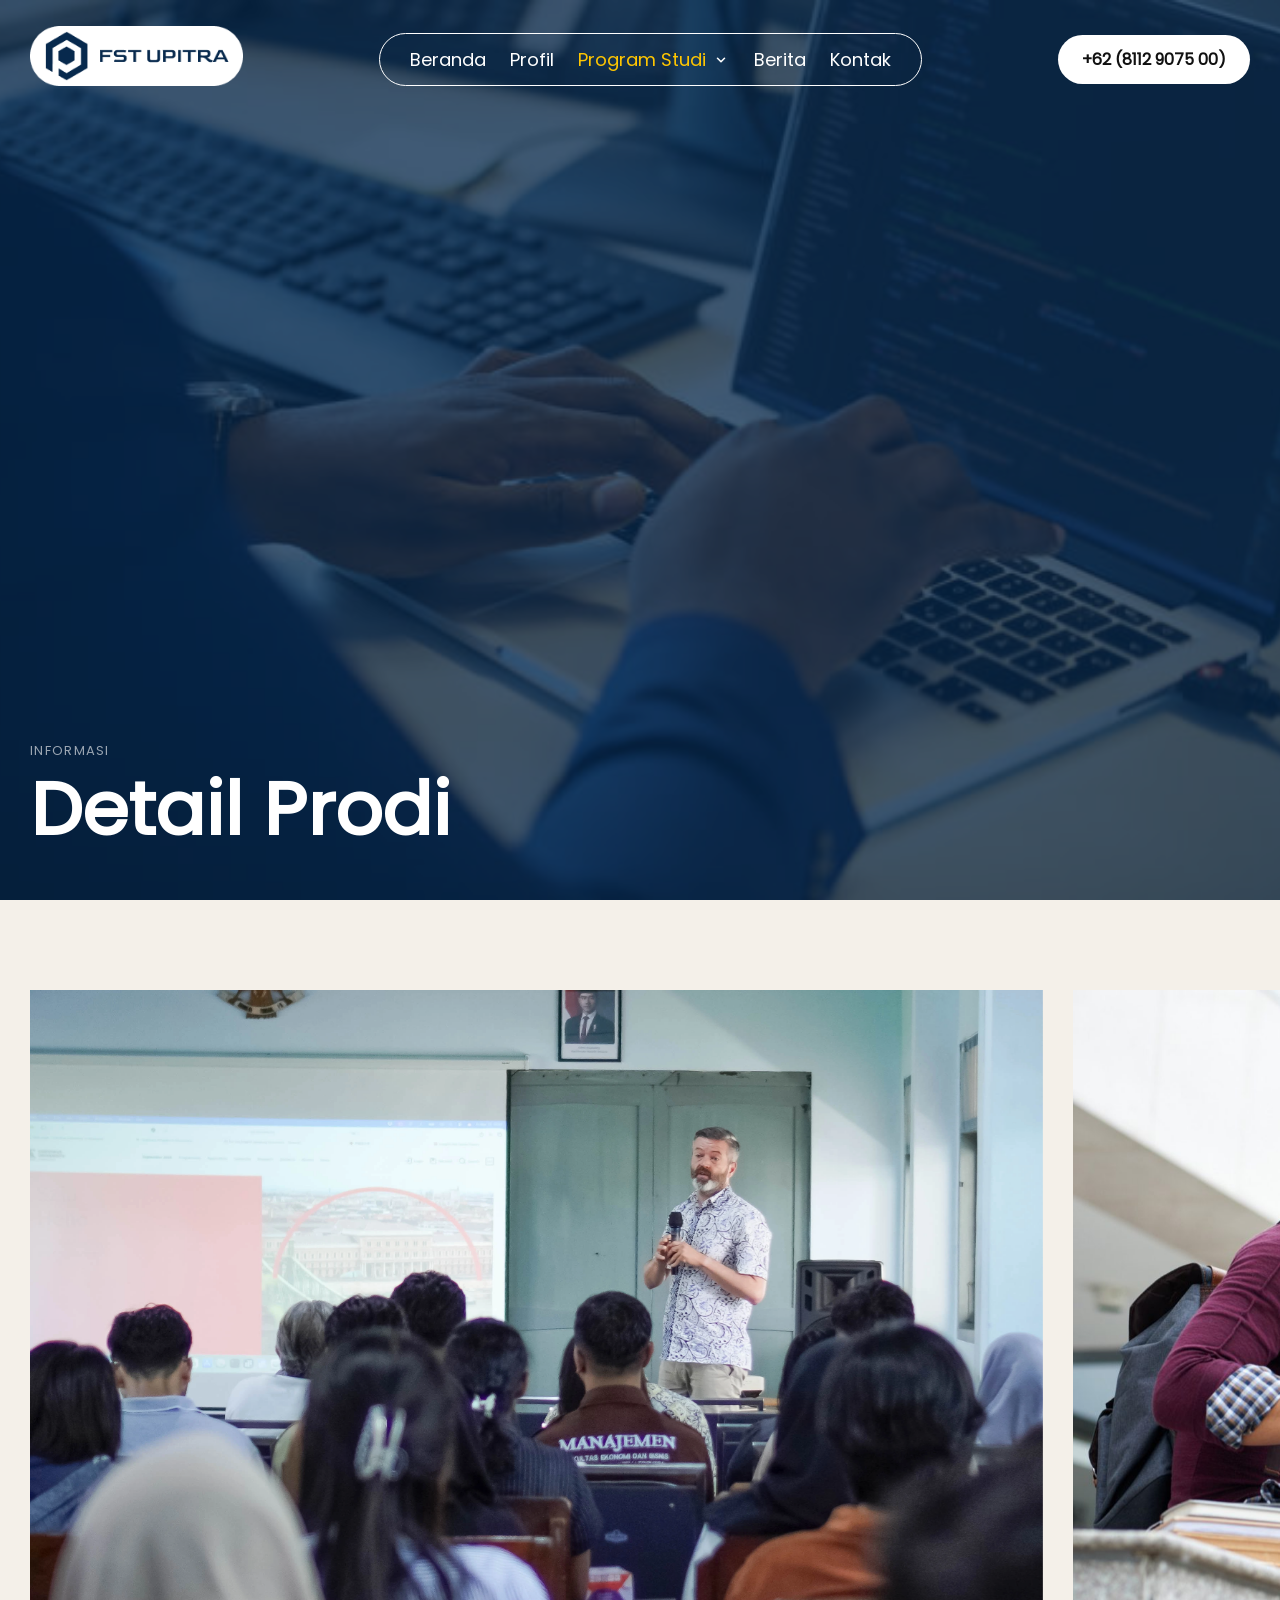
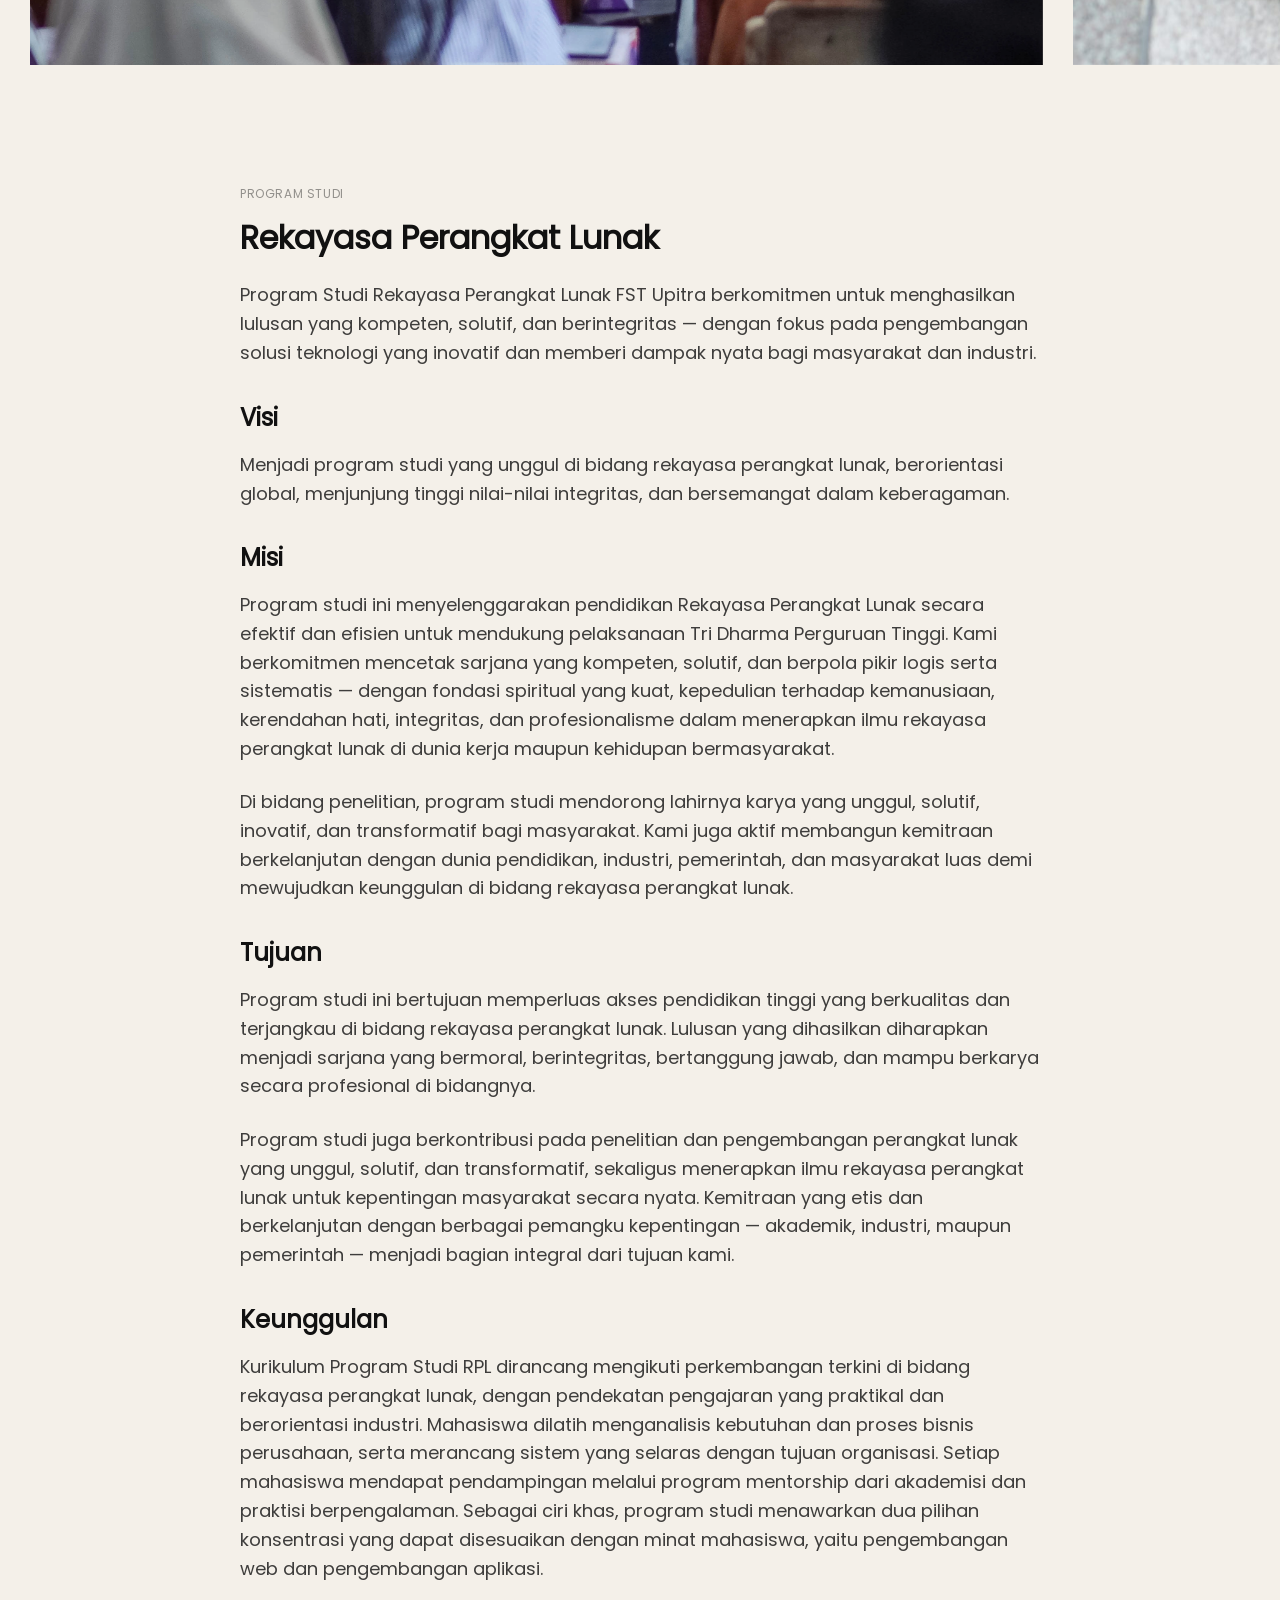
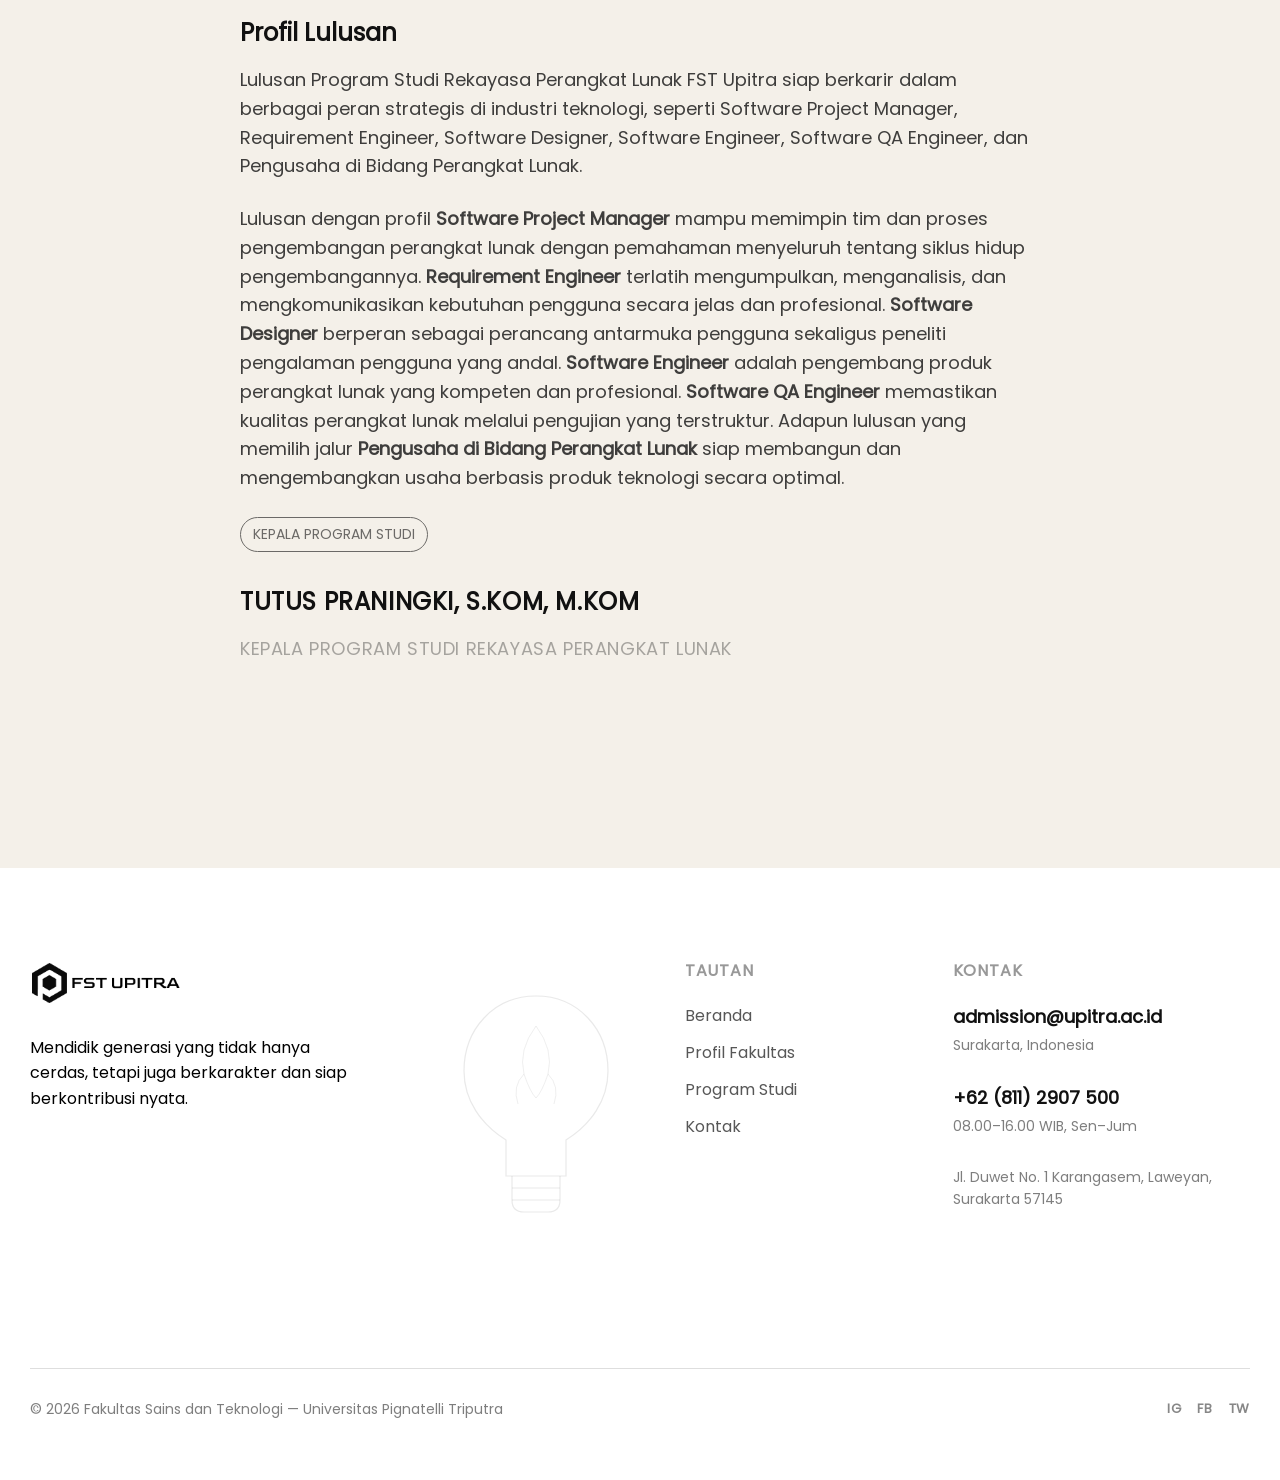
<file: pages/prodi/rpl.html>
<!DOCTYPE html>
<html lang="id">

<head>
    <meta charset="UTF-8">
    <meta name="viewport" content="width=device-width, initial-scale=1.0">
    <title>Rekayasa Perangkat Lunak — FST Upitra</title>
    <link rel="stylesheet" href="../../assets/css/global.css">
    <link rel="stylesheet" href="../../assets/css/prodi.css">
    <link rel="shortcut icon" href="../../assets/img/favicon.png" type="image/x-icon">
</head>

<body class="loading">

    <div id="loading-screen">
        <div class="spinning-badge">
            <svg class="badge-ring" viewBox="0 0 110 110" xmlns="http://www.w3.org/2000/svg">
                <defs>
                    <path id="badge-circle" d="M 55,55 m -38,0 a 38,38 0 1,1 76,0 a 38,38 0 1,1 -76,0" />
                </defs>
                <text font-size="10" font-family="Arial, sans-serif" fill="#26287d" letter-spacing="2.5"
                    font-weight="600">
                    <textPath href="#badge-circle">FAKULTAS SAINS DAN TEKNOLOGI
                </text>
            </svg>
            <div class="badge-center">
                <div class="badge-logo">
                    <img src="../../assets/img/logo-brand.png" alt="" class="badge-img">
                </div>
            </div>
        </div>
    </div>

    <nav>
        <a href="../../index.html"><img src="../../assets/img/logo-header.png" alt="FST Upitra Logo"></a>
        <ul class="nav-links">
            <li><a href="../../index.html">Beranda</a></li>
            <li><a href="../profil.html">Profil</a></li>
            <li class="nav-dropdown">
                <a href="../prodi.html" class="active">Program Studi</a>
                <span class="nav-chevron">
                    <svg viewBox="0 0 16 16" fill="none">
                        <path d="M4 6l4 4 4-4" stroke="currentColor" stroke-width="1.8" stroke-linecap="round"
                            stroke-linejoin="round" />
                    </svg>
                </span>
                <div class="nav-dropdown-menu">
                    <a href="si.html">Sistem Informasi</a>
                    <a href="informatika.html">Informatika</a>
                    <a href="rpl.html">Rekayasa Perangkat Lunak</a>
                </div>
            </li>
            <li><a href="../berita.html">Berita</a></li>
            <li><a href="../kontak.html">Kontak</a></li>
        </ul>
        <a href="tel:+628112907500" class="kontak nav-kontak">+62 (8112 9075 00)</a>
        <button class="nav-hamburger" id="navHamburger" aria-label="Open menu">
            <span></span>
            <span></span>
            <span></span>
        </button>
    </nav>

    <div class="mobile-menu" id="mobileMenu">
        <div class="mobile-menu-header">
            <img src="../../assets/img/logo-header.png" alt="" class="mobile-menu-logo">
            <button class="mobile-menu-close" id="mobileMenuClose" aria-label="Close menu">
                <svg viewBox="0 0 24 24" fill="none" width="20" height="20">
                    <path d="M6 6l12 12M6 18L18 6" stroke="currentColor" stroke-width="2" stroke-linecap="round" />
                </svg>
            </button>
        </div>
        <ul class="mobile-menu-links">
            <li><a href="../../index.html">HOME</a></li>
            <li><a href="../profil.html">PROFIL</a></li>
            <li class="mobile-dropdown">
                <button class="mobile-dropdown-btn" id="mobileDropdownBtn">
                    PROGRAM STUDI
                    <svg viewBox="0 0 16 16" fill="none" width="14" height="14" class="mobile-chevron">
                        <path d="M4 6l4 4 4-4" stroke="currentColor" stroke-width="1.8" stroke-linecap="round"
                            stroke-linejoin="round" />
                    </svg>
                </button>
                <ul class="mobile-submenu" id="mobileSubmenu">
                    <li><a href="si.html">Sistem Informasi</a></li>
                    <li><a href="informatika.html">Informatika</a></li>
                    <li><a href="rpl.html">Rekayasa Perangkat Lunak</a></li>
                </ul>
            </li>
            <li><a href="../kontak.html">KONTAK</a></li>
        </ul>
        <a href="tel:+628112907500" class="mobile-menu-kontak">+62 (8112 9075 00)</a>
    </div>

    <div class="mobile-menu-overlay" id="mobileMenuOverlay"></div>

    <main>
        <section id="prodi-hero">
            <div class="ph-bg" style="background-image: url('../../assets/img/rpl.jpg');"></div>
            <div class="ph-overlay"></div>
            <div class="ph-content">
                <p class="ph-eyebrow">Informasi</p>
                <h1>Detail Prodi</h1>
            </div>
        </section>

        <section id="prodi-information">
            <div class="p-i-img-container">
                <img src="../../assets/img/waseda.webp" alt="">
                <img src="../../assets/img/131086_00_2x.jpg" alt="">
            </div>
            <div class="p-i-text-container">
                <div>PROGRAM STUDI</div>
                <h2>Rekayasa Perangkat Lunak</h2>
                <p>
                    Program Studi Rekayasa Perangkat Lunak FST Upitra berkomitmen untuk menghasilkan lulusan yang
                    kompeten, solutif, dan berintegritas — dengan fokus pada pengembangan solusi teknologi yang
                    inovatif dan memberi dampak nyata bagi masyarakat dan industri.
                </p>

                <h3>Visi</h3>
                <p>
                    Menjadi program studi yang unggul di bidang rekayasa perangkat lunak, berorientasi global,
                    menjunjung tinggi nilai-nilai integritas, dan bersemangat dalam keberagaman.
                </p>

                <h3>Misi</h3>
                <p>
                    Program studi ini menyelenggarakan pendidikan Rekayasa Perangkat Lunak secara efektif dan efisien
                    untuk mendukung pelaksanaan Tri Dharma Perguruan Tinggi. Kami berkomitmen mencetak sarjana yang
                    kompeten, solutif, dan berpola pikir logis serta sistematis — dengan fondasi spiritual yang kuat,
                    kepedulian terhadap kemanusiaan, kerendahan hati, integritas, dan profesionalisme dalam menerapkan
                    ilmu rekayasa perangkat lunak di dunia kerja maupun kehidupan bermasyarakat.
                </p>
                <p>
                    Di bidang penelitian, program studi mendorong lahirnya karya yang unggul, solutif, inovatif, dan
                    transformatif bagi masyarakat. Kami juga aktif membangun kemitraan berkelanjutan dengan dunia
                    pendidikan, industri, pemerintah, dan masyarakat luas demi mewujudkan keunggulan di bidang
                    rekayasa perangkat lunak.
                </p>

                <h3>Tujuan</h3>
                <p>
                    Program studi ini bertujuan memperluas akses pendidikan tinggi yang berkualitas dan terjangkau di
                    bidang rekayasa perangkat lunak. Lulusan yang dihasilkan diharapkan menjadi sarjana yang bermoral,
                    berintegritas, bertanggung jawab, dan mampu berkarya secara profesional di bidangnya.
                </p>
                <p>
                    Program studi juga berkontribusi pada penelitian dan pengembangan perangkat lunak yang unggul,
                    solutif, dan transformatif, sekaligus menerapkan ilmu rekayasa perangkat lunak untuk kepentingan
                    masyarakat secara nyata. Kemitraan yang etis dan berkelanjutan dengan berbagai pemangku kepentingan
                    — akademik, industri, maupun pemerintah — menjadi bagian integral dari tujuan kami.
                </p>

                <h3>Keunggulan</h3>
                <p>
                    Kurikulum Program Studi RPL dirancang mengikuti perkembangan terkini di bidang rekayasa perangkat
                    lunak, dengan pendekatan pengajaran yang praktikal dan berorientasi industri. Mahasiswa dilatih
                    menganalisis kebutuhan dan proses bisnis perusahaan, serta merancang sistem yang selaras dengan
                    tujuan organisasi. Setiap mahasiswa mendapat pendampingan melalui program mentorship dari
                    akademisi dan praktisi berpengalaman. Sebagai ciri khas, program studi menawarkan dua pilihan
                    konsentrasi yang dapat disesuaikan dengan minat mahasiswa, yaitu pengembangan web dan
                    pengembangan aplikasi.
                </p>

                <h3>Profil Lulusan</h3>
                <p>
                    Lulusan Program Studi Rekayasa Perangkat Lunak FST Upitra siap berkarir dalam berbagai peran
                    strategis di industri teknologi, seperti Software Project Manager, Requirement Engineer,
                    Software Designer, Software Engineer, Software QA Engineer, dan Pengusaha di Bidang Perangkat Lunak.
                </p>
                <p>
                    Lulusan dengan profil <strong>Software Project Manager</strong> mampu memimpin tim dan proses
                    pengembangan perangkat lunak dengan pemahaman menyeluruh tentang siklus hidup pengembangannya.
                    <strong>Requirement Engineer</strong> terlatih mengumpulkan, menganalisis, dan mengkomunikasikan
                    kebutuhan pengguna secara jelas dan profesional. <strong>Software Designer</strong> berperan sebagai
                    perancang antarmuka pengguna sekaligus peneliti pengalaman pengguna yang andal.
                    <strong>Software Engineer</strong> adalah pengembang produk perangkat lunak yang kompeten dan
                    profesional. <strong>Software QA Engineer</strong> memastikan kualitas perangkat lunak melalui
                    pengujian yang terstruktur. Adapun lulusan yang memilih jalur <strong>Pengusaha di Bidang
                        Perangkat Lunak</strong> siap membangun dan mengembangkan usaha berbasis produk teknologi secara
                    optimal.
                </p>
                <div class="rounded">KEPALA PROGRAM STUDI</div>
                <div class="pk-card">
                    <div class="pk-info">
                        <h3>Tutus Praningki, S.Kom, M.Kom</h3>
                        <p>Kepala Program Studi Rekayasa Perangkat Lunak</p>
                    </div>
                </div>
            </div>
        </section>

    </main>

    <footer>
        <div class="f-top">
            <div class="f-col-1">
                <div class="f-logo">
                    <img src="../../assets/img/logo-footer.png" alt="FST Upitra">
                </div>
                <p class="f-tagline">Mendidik generasi yang tidak hanya cerdas, tetapi juga berkarakter dan siap
                    berkontribusi nyata.</p>
            </div>
            <div class="f-col-2">
                <svg viewBox="0 0 300 500" fill="none" xmlns="http://www.w3.org/2000/svg" class="f-bulb">
                    <path
                        d="M150 30 C80 30 30 85 30 155 C30 205 60 245 100 270 L100 330 L200 330 L200 270 C240 245 270 205 270 155 C270 85 220 30 150 30 Z"
                        stroke="rgba(0,0,0,0.12)" stroke-width="2" fill="none" />
                    <path d="M110 330 L110 370 Q110 390 130 390 L170 390 Q190 390 190 370 L190 330"
                        stroke="rgba(0,0,0,0.12)" stroke-width="2" fill="none" />
                    <line x1="110" y1="350" x2="190" y2="350" stroke="rgba(0,0,0,0.12)" stroke-width="2" />
                    <line x1="110" y1="370" x2="190" y2="370" stroke="rgba(0,0,0,0.12)" stroke-width="2" />
                    <path d="M150 80 Q120 120 130 160 Q140 190 150 200 Q160 190 170 160 Q180 120 150 80Z"
                        stroke="rgba(0,0,0,0.1)" stroke-width="1.5" fill="none" />
                    <path d="M130 160 Q110 180 120 210" stroke="rgba(0,0,0,0.1)" stroke-width="1.5" fill="none" />
                    <path d="M170 160 Q190 180 180 210" stroke="rgba(0,0,0,0.1)" stroke-width="1.5" fill="none" />
                </svg>
            </div>
            <div class="f-col-3">
                <p class="f-col-title">Tautan</p>
                <ul class="f-links">
                    <li><a href="../../index.html">Beranda</a></li>
                    <li><a href="../profil.html">Profil Fakultas</a></li>
                    <li><a href="../prodi.html">Program Studi</a></li>
                    <li><a href="../kontak.html">Kontak</a></li>
                </ul>
            </div>
            <div class="f-col-4">
                <p class="f-col-title">Kontak</p>
                <div class="f-contact-block">
                    <a href="mailto:admission@upitra.ac.id" class="f-email">admission@upitra.ac.id</a>
                    <p class="f-contact-sub">Surakarta, Indonesia</p>
                </div>
                <div class="f-contact-block">
                    <a href="tel:+628112907500" class="f-phone">+62 (811) 2907 500</a>
                    <p class="f-contact-sub">08.00–16.00 WIB, Sen–Jum</p>
                </div>
                <div class="f-contact-block">
                    <p class="f-contact-sub">Jl. Duwet No. 1 Karangasem, Laweyan, Surakarta 57145</p>
                </div>
            </div>
        </div>
        <div class="f-bottom">
            <p>&copy; 2026 Fakultas Sains dan Teknologi &mdash; Universitas Pignatelli Triputra</p>
            <div class="f-socials">
                <a href="#">IG</a>
                <a href="#">FB</a>
                <a href="#">TW</a>
            </div>
        </div>
    </footer>

    <script src="../../assets/js/script.js"></script>
</body>

</html>
</file>
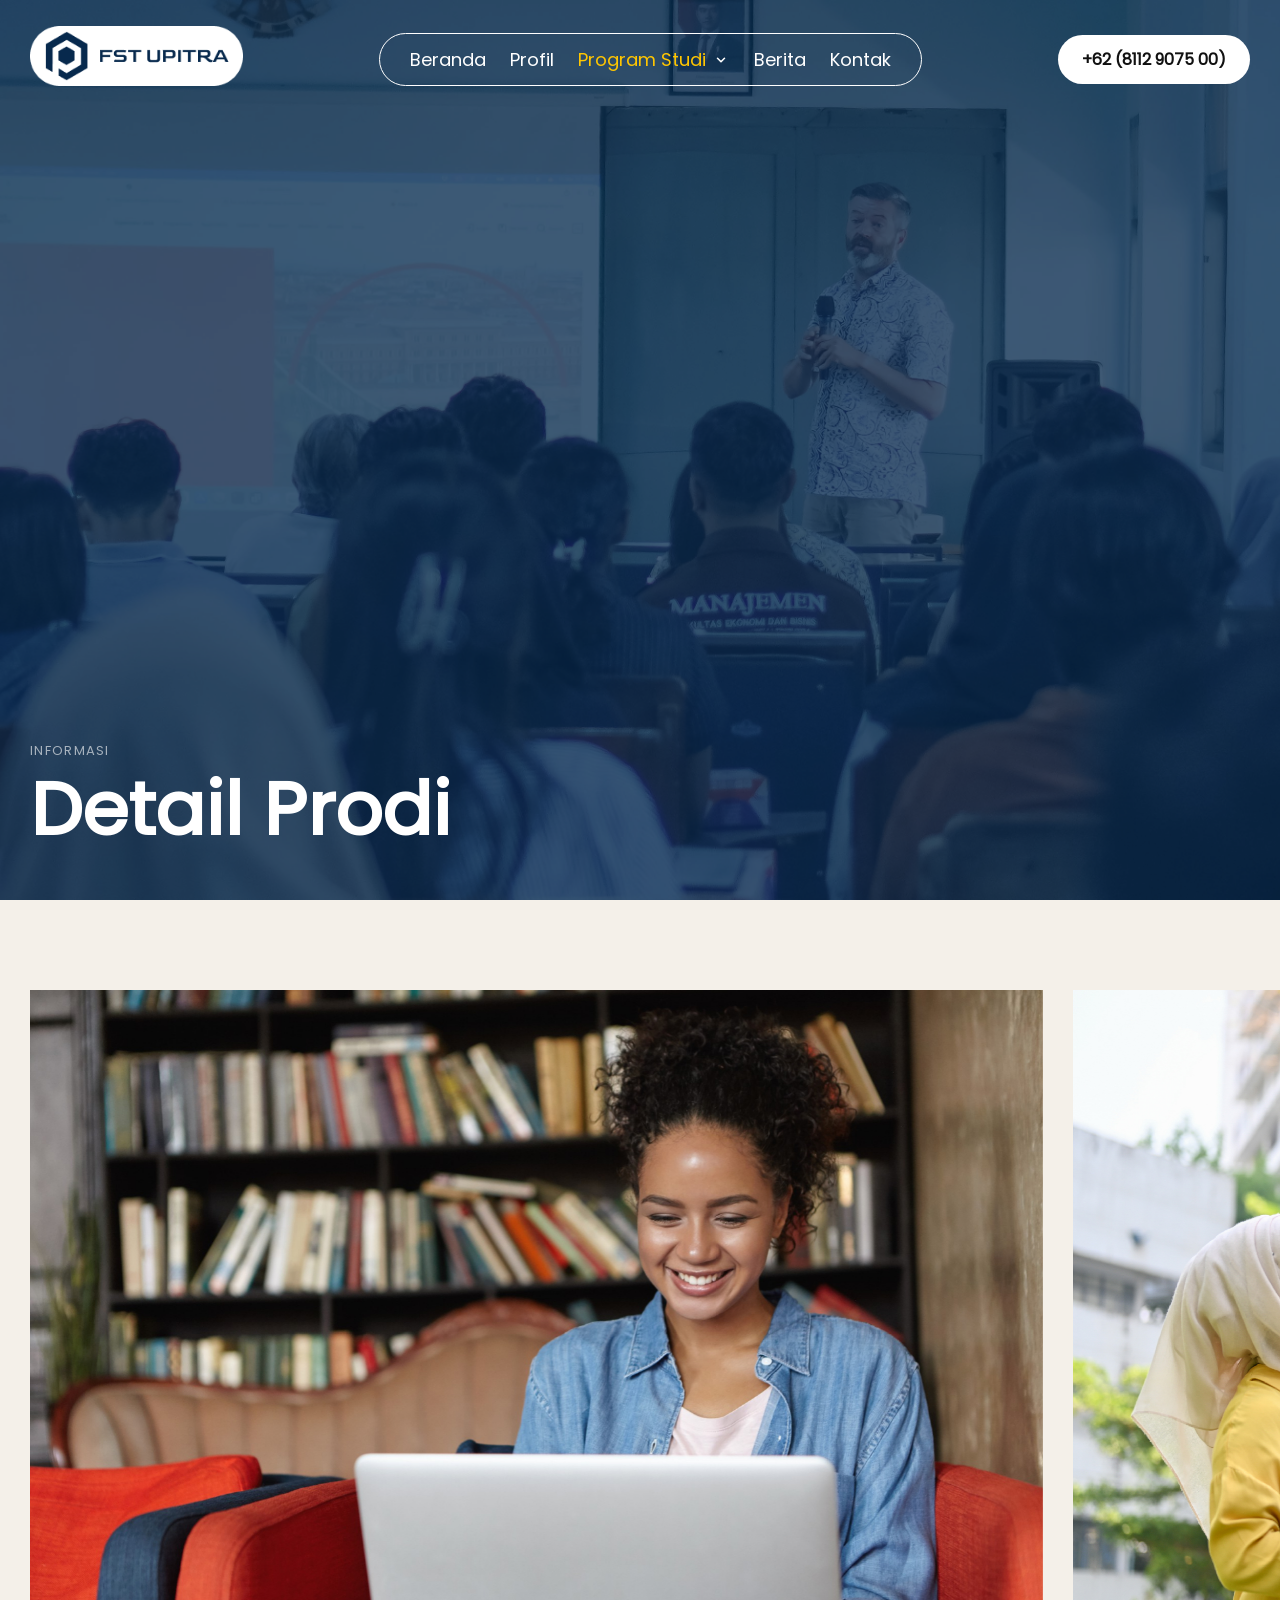
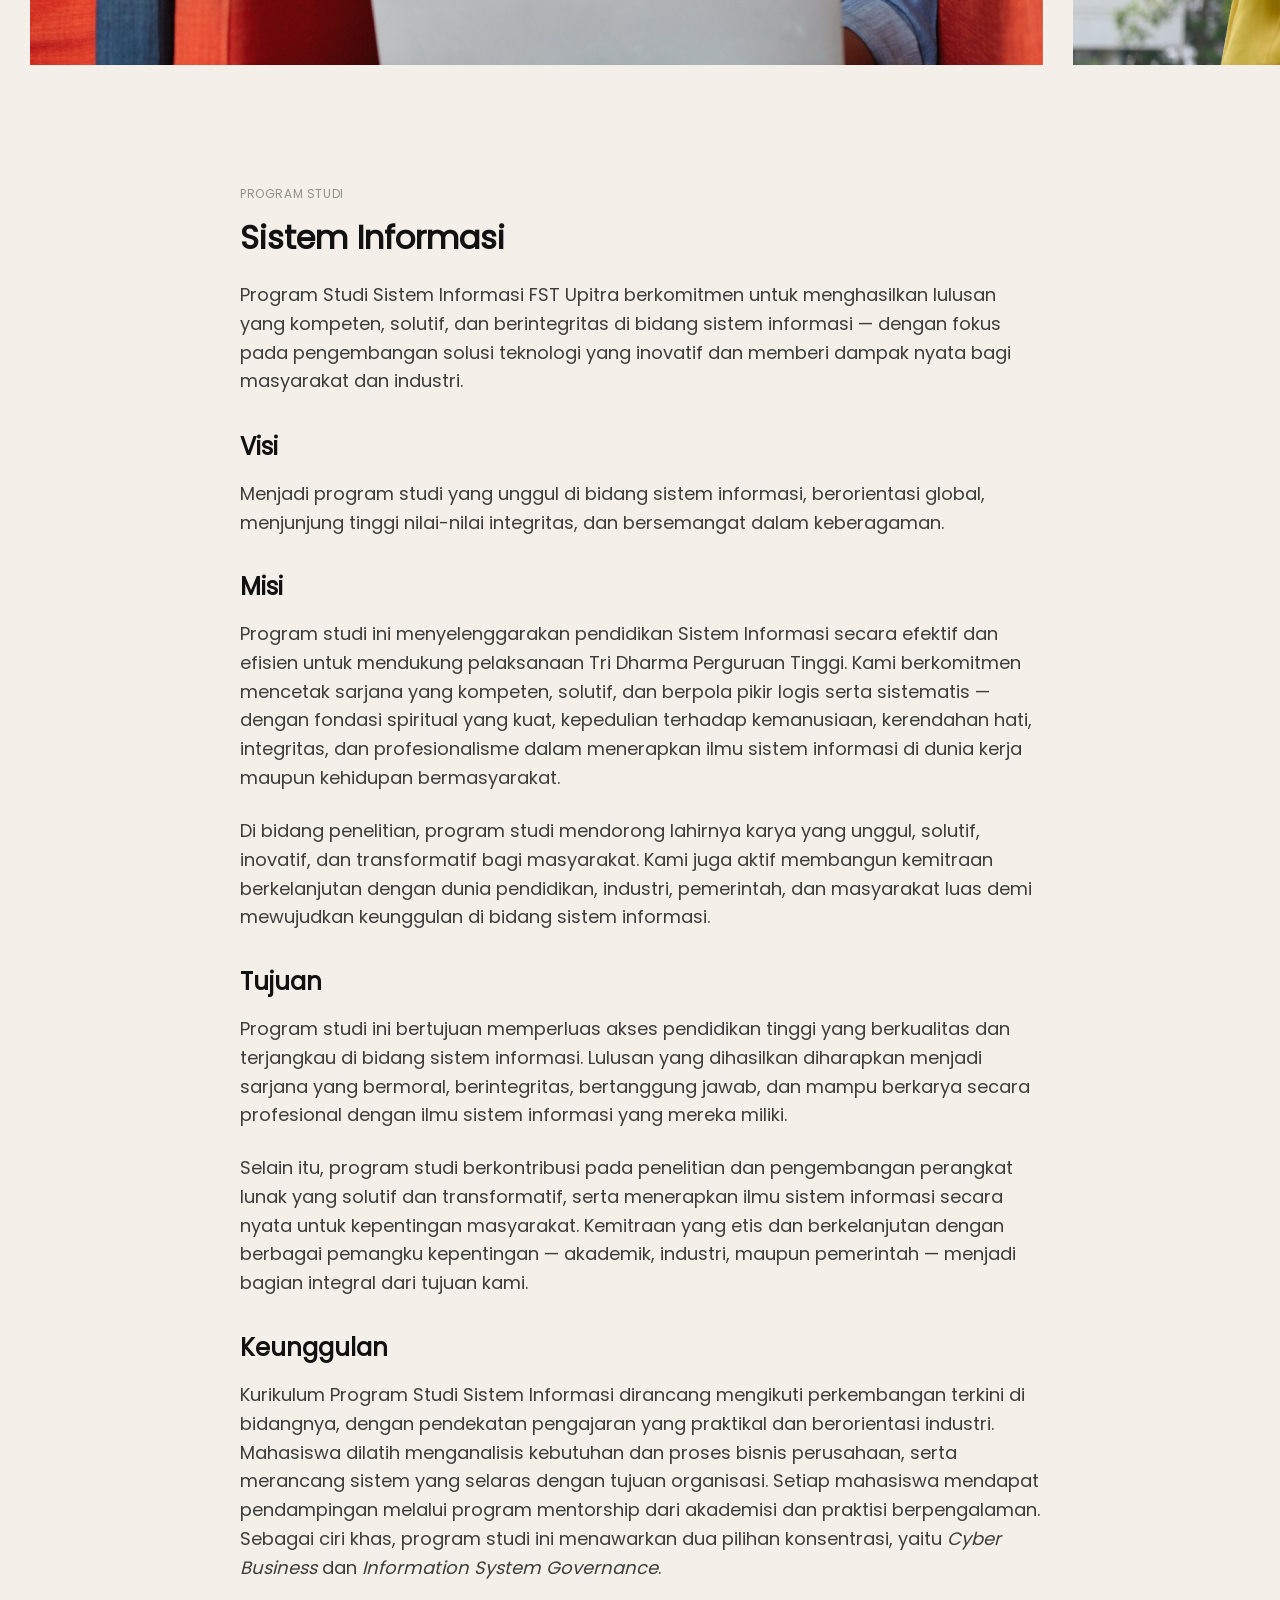
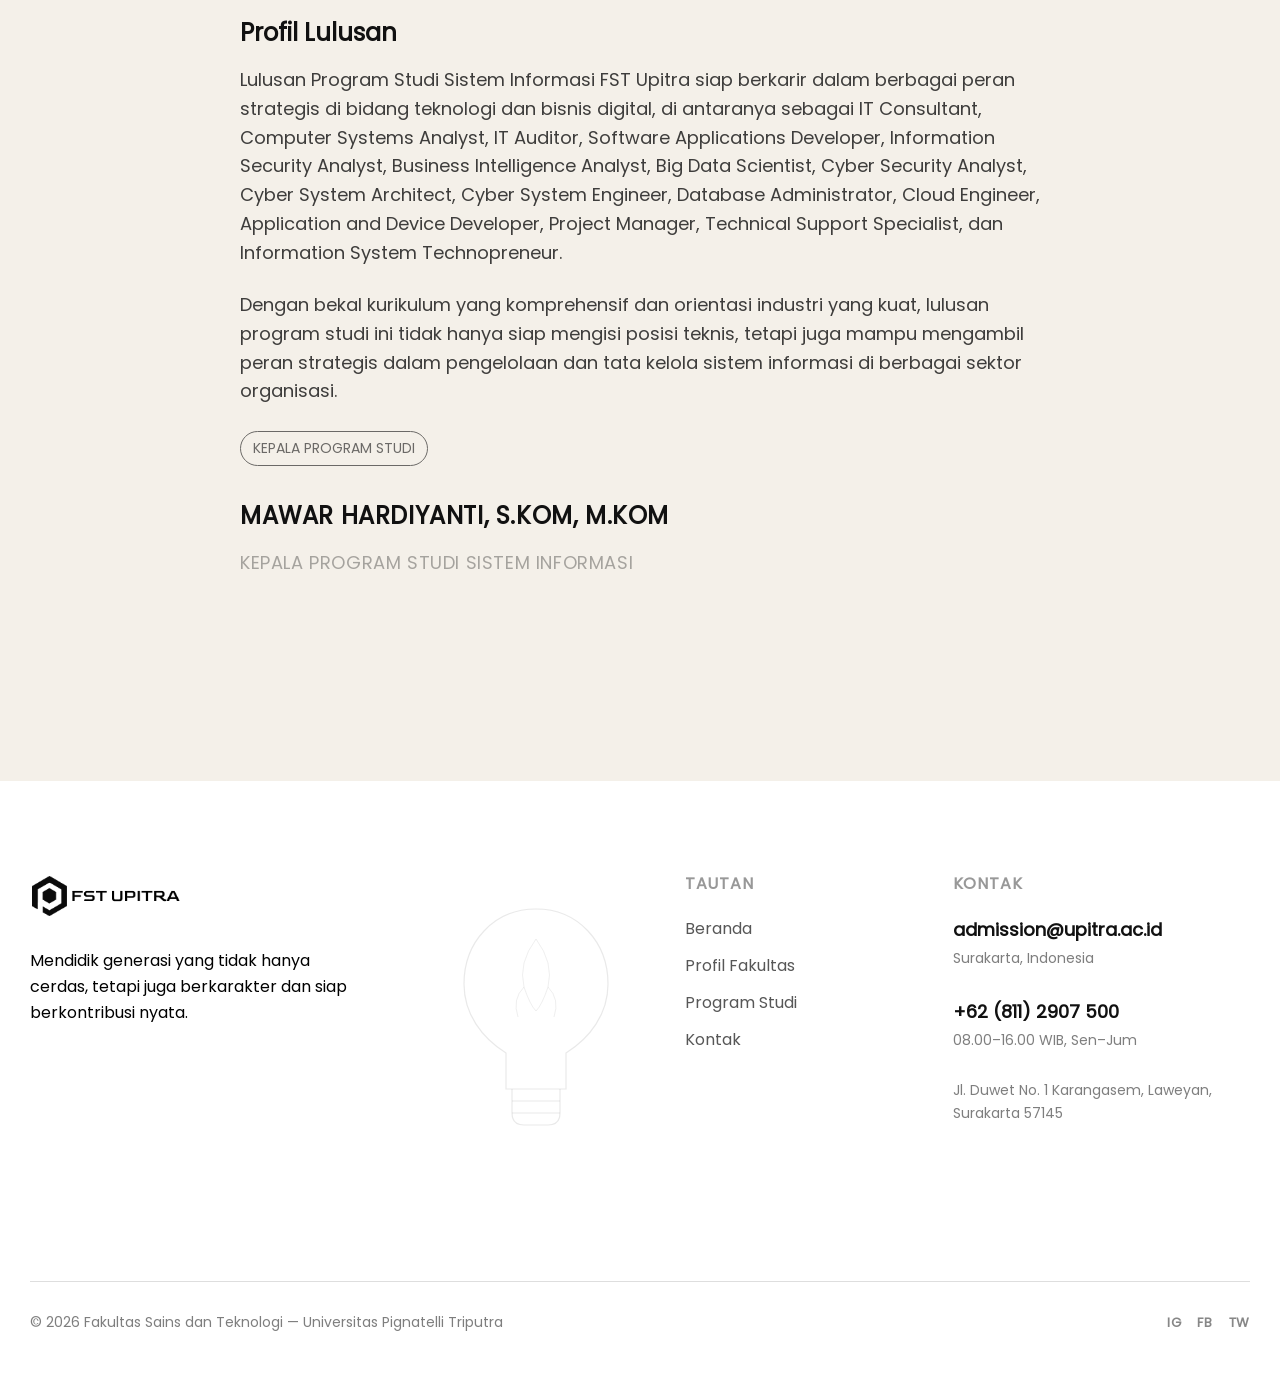
<file: pages/prodi/si.html>
<!DOCTYPE html>
<html lang="id">

<head>
    <meta charset="UTF-8">
    <meta name="viewport" content="width=device-width, initial-scale=1.0">
    <title>Sistem Informasi — FST Upitra</title>
    <link rel="stylesheet" href="../../assets/css/global.css">
    <link rel="stylesheet" href="../../assets/css/prodi.css">
    <link rel="shortcut icon" href="../../assets/img/favicon.png" type="image/x-icon">
</head>

<body class="loading">

    <div id="loading-screen">
        <div class="spinning-badge">
            <svg class="badge-ring" viewBox="0 0 110 110" xmlns="http://www.w3.org/2000/svg">
                <defs>
                    <path id="badge-circle" d="M 55,55 m -38,0 a 38,38 0 1,1 76,0 a 38,38 0 1,1 -76,0" />
                </defs>
                <text font-size="10" font-family="Arial, sans-serif" fill="#26287d" letter-spacing="2.5"
                    font-weight="600">
                    <textPath href="#badge-circle">FAKULTAS SAINS DAN TEKNOLOGI
                </text>
            </svg>
            <div class="badge-center">
                <div class="badge-logo">
                    <img src="../../assets/img/logo-brand.png" alt="" class="badge-img">
                </div>
            </div>
        </div>
    </div>

    <nav>
        <a href="../../index.html"><img src="../../assets/img/logo-header.png" alt="FST Upitra Logo"></a>
        <ul class="nav-links">
            <li><a href="../../index.html">Beranda</a></li>
            <li><a href="../profil.html">Profil</a></li>
            <li class="nav-dropdown">
                <a href="../prodi.html" class="active">Program Studi</a>
                <span class="nav-chevron">
                    <svg viewBox="0 0 16 16" fill="none">
                        <path d="M4 6l4 4 4-4" stroke="currentColor" stroke-width="1.8" stroke-linecap="round"
                            stroke-linejoin="round" />
                    </svg>
                </span>
                <div class="nav-dropdown-menu">
                    <a href="si.html">Sistem Informasi</a>
                    <a href="informatika.html">Informatika</a>
                    <a href="rpl.html">Rekayasa Perangkat Lunak</a>
                </div>
            </li>
            <li><a href="../berita.html">Berita</a></li>
            <li><a href="../kontak.html">Kontak</a></li>
        </ul>
        <a href="tel:+628112907500" class="kontak nav-kontak">+62 (8112 9075 00)</a>
        <button class="nav-hamburger" id="navHamburger" aria-label="Open menu">
            <span></span>
            <span></span>
            <span></span>
        </button>
    </nav>

    <div class="mobile-menu" id="mobileMenu">
        <div class="mobile-menu-header">
            <img src="../../assets/img/logo-header.png" alt="" class="mobile-menu-logo">
            <button class="mobile-menu-close" id="mobileMenuClose" aria-label="Close menu">
                <svg viewBox="0 0 24 24" fill="none" width="20" height="20">
                    <path d="M6 6l12 12M6 18L18 6" stroke="currentColor" stroke-width="2" stroke-linecap="round" />
                </svg>
            </button>
        </div>
        <ul class="mobile-menu-links">
            <li><a href="../../index.html">HOME</a></li>
            <li><a href="../profil.html">PROFIL</a></li>
            <li class="mobile-dropdown">
                <button class="mobile-dropdown-btn" id="mobileDropdownBtn">
                    PROGRAM STUDI
                    <svg viewBox="0 0 16 16" fill="none" width="14" height="14" class="mobile-chevron">
                        <path d="M4 6l4 4 4-4" stroke="currentColor" stroke-width="1.8" stroke-linecap="round"
                            stroke-linejoin="round" />
                    </svg>
                </button>
                <ul class="mobile-submenu" id="mobileSubmenu">
                    <li><a href="si.html">Sistem Informasi</a></li>
                    <li><a href="informatika.html">Informatika</a></li>
                    <li><a href="rpl.html">Rekayasa Perangkat Lunak</a></li>
                </ul>
            </li>
            <li><a href="../kontak.html">KONTAK</a></li>
        </ul>
        <a href="tel:+628112907500" class="mobile-menu-kontak">+62 (8112 9075 00)</a>
    </div>

    <div class="mobile-menu-overlay" id="mobileMenuOverlay"></div>

    <main>
        <section id="prodi-hero">
            <div class="ph-bg" style="background-image: url('../../assets/img/waseda.webp');"></div>
            <div class="ph-overlay"></div>
            <div class="ph-content">
                <p class="ph-eyebrow">Informasi</p>
                <h1>Detail Prodi</h1>
            </div>
        </section>

        <section id="prodi-information">
            <div class="p-i-img-container">
                <img src="../../assets/img/12725.jpg" alt="" srcset="">
                <img src="../../assets/img/1000_F_467957383_3yRd5rVS1KcK6mjVNXaNwnGkxe2JOqDu.jpg" alt="" srcset="">
            </div>
            <div class="p-i-text-container">
                <div>PROGRAM STUDI</div>
                <h2>Sistem Informasi</h2>
                <p>
                    Program Studi Sistem Informasi FST Upitra berkomitmen untuk menghasilkan lulusan yang kompeten,
                    solutif, dan berintegritas di bidang sistem informasi — dengan fokus pada pengembangan solusi
                    teknologi yang inovatif dan memberi dampak nyata bagi masyarakat dan industri.
                </p>

                <h3>Visi</h3>
                <p>
                    Menjadi program studi yang unggul di bidang sistem informasi, berorientasi global, menjunjung
                    tinggi nilai-nilai integritas, dan bersemangat dalam keberagaman.
                </p>

                <h3>Misi</h3>
                <p>
                    Program studi ini menyelenggarakan pendidikan Sistem Informasi secara efektif dan efisien untuk
                    mendukung pelaksanaan Tri Dharma Perguruan Tinggi. Kami berkomitmen mencetak sarjana yang kompeten,
                    solutif, dan berpola pikir logis serta sistematis — dengan fondasi spiritual yang kuat, kepedulian
                    terhadap kemanusiaan, kerendahan hati, integritas, dan profesionalisme dalam menerapkan ilmu sistem
                    informasi di dunia kerja maupun kehidupan bermasyarakat.
                </p>
                <p>
                    Di bidang penelitian, program studi mendorong lahirnya karya yang unggul, solutif, inovatif, dan
                    transformatif bagi masyarakat. Kami juga aktif membangun kemitraan berkelanjutan dengan dunia
                    pendidikan, industri, pemerintah, dan masyarakat luas demi mewujudkan keunggulan di bidang sistem
                    informasi.
                </p>

                <h3>Tujuan</h3>
                <p>
                    Program studi ini bertujuan memperluas akses pendidikan tinggi yang berkualitas dan terjangkau di
                    bidang sistem informasi. Lulusan yang dihasilkan diharapkan menjadi sarjana yang bermoral,
                    berintegritas, bertanggung jawab, dan mampu berkarya secara profesional dengan ilmu sistem informasi
                    yang mereka miliki.
                </p>
                <p>
                    Selain itu, program studi berkontribusi pada penelitian dan pengembangan perangkat lunak yang
                    solutif dan transformatif, serta menerapkan ilmu sistem informasi secara nyata untuk kepentingan
                    masyarakat. Kemitraan yang etis dan berkelanjutan dengan berbagai pemangku kepentingan — akademik,
                    industri, maupun pemerintah — menjadi bagian integral dari tujuan kami.
                </p>

                <h3>Keunggulan</h3>
                <p>
                    Kurikulum Program Studi Sistem Informasi dirancang mengikuti perkembangan terkini di bidangnya,
                    dengan pendekatan pengajaran yang praktikal dan berorientasi industri. Mahasiswa dilatih
                    menganalisis kebutuhan dan proses bisnis perusahaan, serta merancang sistem yang selaras dengan
                    tujuan organisasi. Setiap mahasiswa mendapat pendampingan melalui program mentorship dari akademisi
                    dan praktisi berpengalaman. Sebagai ciri khas, program studi ini menawarkan dua pilihan
                    konsentrasi, yaitu <em>Cyber Business</em> dan <em>Information System Governance</em>.
                </p>

                <h3>Profil Lulusan</h3>
                <p>
                    Lulusan Program Studi Sistem Informasi FST Upitra siap berkarir dalam berbagai peran strategis di
                    bidang teknologi dan bisnis digital, di antaranya sebagai IT Consultant, Computer Systems Analyst,
                    IT Auditor, Software Applications Developer, Information Security Analyst, Business Intelligence
                    Analyst, Big Data Scientist, Cyber Security Analyst, Cyber System Architect, Cyber System Engineer,
                    Database Administrator, Cloud Engineer, Application and Device Developer, Project Manager,
                    Technical Support Specialist, dan Information System Technopreneur.
                </p>
                <p>
                    Dengan bekal kurikulum yang komprehensif dan orientasi industri yang kuat, lulusan program studi ini
                    tidak hanya siap mengisi posisi teknis, tetapi juga mampu mengambil peran strategis dalam
                    pengelolaan dan tata kelola sistem informasi di berbagai sektor organisasi.
                </p>
                <div class="rounded">KEPALA PROGRAM STUDI</div>
                <div class="pk-card">
                    <div class="pk-info">
                        <h3>Mawar Hardiyanti, S.Kom, M.Kom</h3>
                        <p>Kepala Program Studi Sistem Informasi</p>
                    </div>
                </div>
            </div>
        </section>

    </main>

    <footer>
        <div class="f-top">
            <div class="f-col-1">
                <div class="f-logo">
                    <img src="../../assets/img/logo-footer.png" alt="FST Upitra">
                </div>
                <p class="f-tagline">Mendidik generasi yang tidak hanya cerdas, tetapi juga berkarakter dan siap
                    berkontribusi nyata.</p>
            </div>
            <div class="f-col-2">
                <svg viewBox="0 0 300 500" fill="none" xmlns="http://www.w3.org/2000/svg" class="f-bulb">
                    <path
                        d="M150 30 C80 30 30 85 30 155 C30 205 60 245 100 270 L100 330 L200 330 L200 270 C240 245 270 205 270 155 C270 85 220 30 150 30 Z"
                        stroke="rgba(0,0,0,0.12)" stroke-width="2" fill="none" />
                    <path d="M110 330 L110 370 Q110 390 130 390 L170 390 Q190 390 190 370 L190 330"
                        stroke="rgba(0,0,0,0.12)" stroke-width="2" fill="none" />
                    <line x1="110" y1="350" x2="190" y2="350" stroke="rgba(0,0,0,0.12)" stroke-width="2" />
                    <line x1="110" y1="370" x2="190" y2="370" stroke="rgba(0,0,0,0.12)" stroke-width="2" />
                    <path d="M150 80 Q120 120 130 160 Q140 190 150 200 Q160 190 170 160 Q180 120 150 80Z"
                        stroke="rgba(0,0,0,0.1)" stroke-width="1.5" fill="none" />
                    <path d="M130 160 Q110 180 120 210" stroke="rgba(0,0,0,0.1)" stroke-width="1.5" fill="none" />
                    <path d="M170 160 Q190 180 180 210" stroke="rgba(0,0,0,0.1)" stroke-width="1.5" fill="none" />
                </svg>
            </div>
            <div class="f-col-3">
                <p class="f-col-title">Tautan</p>
                <ul class="f-links">
                    <li><a href="../../index.html">Beranda</a></li>
                    <li><a href="../profil.html">Profil Fakultas</a></li>
                    <li><a href="../prodi.html">Program Studi</a></li>
                    <li><a href="../kontak.html">Kontak</a></li>
                </ul>
            </div>
            <div class="f-col-4">
                <p class="f-col-title">Kontak</p>
                <div class="f-contact-block">
                    <a href="mailto:admission@upitra.ac.id" class="f-email">admission@upitra.ac.id</a>
                    <p class="f-contact-sub">Surakarta, Indonesia</p>
                </div>
                <div class="f-contact-block">
                    <a href="tel:+628112907500" class="f-phone">+62 (811) 2907 500</a>
                    <p class="f-contact-sub">08.00–16.00 WIB, Sen–Jum</p>
                </div>
                <div class="f-contact-block">
                    <p class="f-contact-sub">Jl. Duwet No. 1 Karangasem, Laweyan, Surakarta 57145</p>
                </div>
            </div>
        </div>
        <div class="f-bottom">
            <p>&copy; 2026 Fakultas Sains dan Teknologi &mdash; Universitas Pignatelli Triputra</p>
            <div class="f-socials">
                <a href="#">IG</a>
                <a href="#">FB</a>
                <a href="#">TW</a>
            </div>
        </div>
    </footer>

    <script src="../../assets/js/script.js"></script>
</body>

</html>
</file>
<file: assets/css/global.css>
@font-face {
  font-family: "Poppins-Regular";
  src: url("../font/Poppins/Poppins-Regular.ttf") format("truetype");
}

@font-face {
  font-family: "Poppins-SemiBold";
  src: url("../font/Poppins/Poppins-SemiBold.ttf") format("truetype");
}

:root {
    --clr-brand:        #07294d;
    --clr-brand-light:  #ffc600;
    --clr-bg-cream:     #f4f0e9;
    --clr-white:        #ffffff;
    --clr-black:        #111111;
    --clr-border:       rgba(0, 0, 0, 0.131);
    --clr-border-white: rgba(255, 255, 255, 0.15);

    --radius-pill: 30px;
    --radius-card: 4px;

    --pad-page:    30px;
    --pad-section: 90px;

    --font-base: "Poppins-Regular";
    --font-semi: "Poppins-SemiBold";

    --transition-base:   0.25s ease;
    --transition-spring: 0.65s cubic-bezier(0.16, 1, 0.3, 1);

    --zoom-base: 1.00;
    --zoom-in:   1.12;
    
}

html {
    scroll-behavior: smooth;
}

body {
    margin: 0;
    padding: 0;
    overflow-x: hidden;
    font-family: var(--font-base);
}

body.loading {
    overflow: hidden;
}

#loading-screen {
    position: fixed;
    inset: 0;
    background: var(--clr-white);
    z-index: 9999;
    display: flex;
    align-items: center;
    justify-content: center;
    transition: opacity 0.5s ease;
}

#loading-screen.hidden {
    opacity: 0;
    pointer-events: none;
}

#loading-screen .ls-logo,
#loading-screen .ls-bar-wrap,
#loading-screen .ls-bar,
#loading-screen .ls-text {
    display: none;
}

#loading-screen .ls-spinner {
    position: absolute;
    inset: 0;
    animation: spin-badge 8s linear infinite;
    border-radius: 50%;
    background: var(--clr-white);
    border: 1px solid var(--clr-brand);
}

#loading-screen .ls-spinner-center {
    position: absolute;
    inset: 0;
    display: flex;
    align-items: center;
    justify-content: center;
}

#loading-screen .ls-spinner-logo {
    width: 54px;
    height: 54px;
    border-radius: 50%;
    display: flex;
    align-items: center;
    justify-content: center;
    color: var(--clr-white);
    font-family: var(--font-semi);
    font-size: 11px;
    letter-spacing: 0.04em;
    text-align: center;
    line-height: 1.3;
}

.scroll-zoom-wrap {
    overflow: hidden;
    position: relative;
}

.scroll-zoom-wrap .scroll-zoom-img {
    width: 100%;
    height: 100%;
    object-fit: cover;
    transform: scale(var(--zoom-base));
    transform-origin: center center;
    transition: transform 0.1s linear;
    will-change: transform;
    display: block;
}

nav {
    display: flex;
    justify-content: space-between;
    align-items: center;
    padding: 15px var(--pad-page);
    position: absolute;
    width: calc(100% - 60px);
    z-index: 100;
}

nav img {
    height: 60px;
}

nav ul {
    display: flex;
    list-style: none;
    gap: 24px;
    padding: 12px var(--pad-page);
    font-size: 18px;
    border-radius: var(--radius-pill);
    border: 1px solid var(--clr-white);
    color: var(--clr-white);
    justify-content: space-between;
}

nav ul li {
    cursor: pointer;
}

nav ul li a {
    color: inherit;
    text-decoration: none;
    transition: color var(--transition-base);
}

nav ul li a:hover,
nav ul li a.active {
    color: var(--clr-brand-light);
}

nav ul li:hover {
    color: var(--clr-brand-light);
    transition: color var(--transition-base);
}

nav .kontak {
    color: var(--clr-black);
    font-weight: bold;
    text-decoration: none;
    background-color: var(--clr-white);
    padding: 12px 24px;
    border-radius: var(--radius-pill);
}

nav ul li.nav-dropdown {
    position: relative;
    display: flex;
    align-items: center;
    gap: 6px;
    cursor: pointer;
}

nav ul li.nav-dropdown::after {
    content: '';
    position: absolute;
    top: 100%;
    left: 0;
    width: 100%;
    height: 20px;
}

nav ul li.nav-dropdown:hover .nav-chevron {
    transform: rotate(180deg);
}

nav ul li.nav-dropdown:hover .nav-dropdown-menu {
    opacity: 1;
    pointer-events: all;
    transform: translateX(-50%) translateY(0);
}

.nav-chevron {
    width: 18px;
    height: 18px;
    display: flex;
    align-items: center;
    justify-content: center;
    transition: transform 0.3s cubic-bezier(0.16, 1, 0.3, 1);
}

.nav-chevron svg {
    width: 14px;
    height: 14px;
}

.nav-dropdown-menu {
    position: absolute;
    top: calc(100% + 16px);
    left: 50%;
    transform: translateX(-50%) translateY(8px);
    background: var(--clr-brand);
    padding: 8px;
    min-width: 220px;
    display: flex;
    flex-direction: column;
    gap: 2px;
    opacity: 0;
    pointer-events: none;
    transition: opacity var(--transition-base), transform 0.3s cubic-bezier(0.16, 1, 0.3, 1);
}

.nav-dropdown-menu a {
    display: block;
    padding: 10px 16px;
    color: var(--clr-white);
    text-decoration: none;
    font-size: 14px;
    transition: color var(--transition-base);
    white-space: nowrap;
}

.nav-dropdown-menu a:hover {
    color: var(--clr-brand-light);
}

.nav-hamburger {
    display: none;
    flex-direction: column;
    justify-content: center;
    align-items: center;
    gap: 5px;
    width: 44px;
    height: 44px;
    background: transparent;
    border: none;
    border-radius: 50%;
    cursor: pointer;
    padding: 0;
}

.nav-hamburger span {
    display: block;
    width: 18px;
    height: 1.5px;
    background: var(--clr-white);
    border-radius: 2px;
    transition: all 0.3s ease;
}

.mobile-menu {
    position: fixed;
    top: 16px;
    left: 16px;
    width: calc(90vw - 32px);
    background: var(--clr-brand);
    z-index: 1000;
    padding: 20px;
    transform: translateY(-20px);
    opacity: 0;
    pointer-events: none;
    transition: opacity 0.3s cubic-bezier(0.16, 1, 0.3, 1), transform 0.3s cubic-bezier(0.16, 1, 0.3, 1);
}

.mobile-menu.open {
    opacity: 1;
    pointer-events: all;
    transform: translateY(0);
}

.mobile-menu-header {
    display: flex;
    justify-content: space-between;
    align-items: center;
    margin-bottom: 24px;
}

.mobile-menu-logo {
    display: none;
}

.mobile-menu-close {
    height: 32px;
    margin-left: auto;
    border-radius: 50%;
    background: transparent;
    border: none;
    display: flex;
    align-items: center;
    justify-content: center;
    cursor: pointer;
    color: var(--clr-white);
    padding: 0;
    transition: background var(--transition-base);
}

.mobile-menu-close:hover {
    background: rgba(255, 255, 255, 0.25);
}

.mobile-menu-links {
    list-style: none;
    padding: 0;
    margin: 0 0 24px 0;
    display: flex;
    flex-direction: column;
    gap: 2px;
}

.mobile-menu-links li a {
    display: block;
    color: var(--clr-white);
    text-decoration: none;
    font-size: 15px;
    font-weight: 600;
    letter-spacing: 0.04em;
    padding: 10px 0;
    border-bottom: 1px solid var(--clr-border-white);
    transition: color var(--transition-base);
}

.mobile-menu-links li a:hover {
    color: var(--clr-brand-light);
}

.mobile-menu-links li:last-child a {
    border-bottom: none;
}

.mobile-dropdown {
    border-bottom: 1px solid var(--clr-border-white);
}

.mobile-dropdown.open .mobile-chevron {
    transform: rotate(180deg);
}

.mobile-dropdown-btn {
    display: flex;
    align-items: center;
    justify-content: space-between;
    width: 100%;
    background: none;
    border: none;
    color: var(--clr-white);
    font-size: 15px;
    font-weight: 600;
    letter-spacing: 0.04em;
    padding: 10px 0;
    cursor: pointer;
    font-family: var(--font-base);
}

.mobile-chevron {
    transition: transform 0.3s ease;
}

.mobile-submenu {
    list-style: none;
    padding: 0 0 8px 12px;
    margin: 0;
    display: none;
    flex-direction: column;
    gap: 2px;
}

.mobile-submenu.open {
    display: flex;
}

.mobile-submenu li a {
    display: block;
    color: rgba(255, 255, 255, 0.75);
    text-decoration: none;
    font-size: 13px;
    padding: 6px 0;
    transition: color var(--transition-base);
}

.mobile-submenu li a:hover {
    color: var(--clr-brand-light);
}

.mobile-menu-kontak {
    display: block;
    background: var(--clr-white);
    color: var(--clr-brand);
    text-decoration: none;
    font-weight: 700;
    font-size: 13px;
    padding: 10px 18px;
    border-radius: var(--radius-pill);
    text-align: center;
    transition: background var(--transition-base);
}

.mobile-menu-kontak:hover {
    background: var(--clr-brand-light);
}

.mobile-menu-overlay {
    display: none;
    position: fixed;
    inset: 0;
    background: rgba(0, 0, 0, 0.4);
    z-index: 999;
}

.mobile-menu-overlay.open {
    display: block;
}

.a-button {
    width: fit-content;
    color: var(--clr-black);
    font-weight: bold;
    text-decoration: none;
    background-color: #eeeeee;
    font-size: 14px;
    padding: 6px 18px 6px 6px;
    border-radius: var(--radius-pill);
    display: inline-flex;
    align-items: center;
    gap: 10px;
    overflow: hidden;
}

.a-button .btn-arrow-wrap {
    width: 28px;
    height: 28px;
    border-radius: 50%;
    background-color: var(--clr-brand);
    display: flex;
    align-items: center;
    justify-content: center;
    overflow: hidden;
    position: relative;
    flex-shrink: 0;
}

.a-button .btn-arrow-wrap svg {
    position: absolute;
    width: 14px;
    height: 14px;
    transition: transform 1s cubic-bezier(0.16, 1, 0.3, 1), opacity var(--transition-base);
}

.a-button .btn-arrow-wrap .arrow-main { transform: translateX(0); opacity: 1; }
.a-button .btn-arrow-wrap .arrow-ghost { transform: translateX(-120%); opacity: 0; }

.a-button:hover .btn-arrow-wrap .arrow-main { transform: translateX(120%); opacity: 0; }
.a-button:hover .btn-arrow-wrap .arrow-ghost { transform: translateX(0); opacity: 1; }

.rounded {
    font-size: 14px;
    border: 1px solid var(--clr-black);
    width: fit-content;
    padding: 6px 12px;
    border-radius: var(--radius-pill);
    --sr-opacity: 0.6;
}

.spinning-badge {
    position: absolute;
    left: 50%;
    top: 50%;
    transform: translate(-50%, -50%);
    width: 110px;
    height: 110px;
    z-index: 10;
    pointer-events: none;
    border-radius: 50%;
    background: var(--clr-white);
    border: 1px solid var(--clr-brand);
    display: flex;
    align-items: center;
    justify-content: center;
}

.spinning-badge .badge-ring {
    position: absolute;
    inset: 0;
    animation: spin-badge 12s linear infinite;
}

.spinning-badge .badge-center {
    position: absolute;
    inset: 0;
    display: flex;
    align-items: center;
    justify-content: center;
}

.spinning-badge .badge-logo {
    width: 44px;
    height: 44px;
    border-radius: 50%;
    display: flex;
    align-items: center;
    justify-content: center;
    color: var(--clr-white);
    font-family: var(--font-semi);
    font-size: 11px;
    letter-spacing: 0.04em;
    text-align: center;
    line-height: 1.2;
}

.spinning-badge .badge-logo img {
    width: 100%;
}

@keyframes spin-badge {
    from { transform: rotate(0deg); }
    to   { transform: rotate(360deg); }
}

.sr {
    opacity: 0;
    transform: translateY(36px);
    transition: opacity 0.65s cubic-bezier(0.16, 1, 0.3, 1),
                transform 0.65s cubic-bezier(0.16, 1, 0.3, 1);
    will-change: transform, opacity;
}

.sr.sr-img {
    transform: translateY(48px) scale(0.97);
    transition: opacity 0.75s cubic-bezier(0.16, 1, 0.3, 1),
                transform 0.75s cubic-bezier(0.16, 1, 0.3, 1);
}

.sr.sr-card {
    transform: translateY(56px);
    transition: opacity 0.7s cubic-bezier(0.16, 1, 0.3, 1),
                transform 0.7s cubic-bezier(0.16, 1, 0.3, 1);
}

.sr.in-view {
    opacity: var(--sr-opacity, 1);
    transform: translateY(0) scale(1);
}

footer {
    width: calc(100vw - 60px);
    background-color: var(--clr-white);
    padding: var(--pad-page);
    padding-top: var(--pad-section);
}

footer .f-top {
    display: grid;
    grid-template-columns: 1.2fr 0.8fr 0.8fr 1fr;
    gap: var(--pad-page);
    padding-bottom: var(--pad-section);
    border-bottom: 1px solid var(--clr-border);
    align-items: start;
}

footer .f-logo img {
    height: 50px;
    margin-bottom: 20px;
}

footer .f-tagline {
    font-size: 16px;
    line-height: 160%;
    --sr-opacity: 0.6;
    margin: 0 0 40px 0;
    max-width: 320px;
}

footer .f-col-2 {
    display: flex;
    justify-content: center;
    align-items: center;
    padding-top: 20px;
}

footer .f-bulb {
    width: 180px;
    height: auto;
    opacity: 0.7;
}

footer .f-col-title {
    font-size: 16px;
    font-weight: 600;
    margin: 0 0 20px 0;
    opacity: 0.4;
    letter-spacing: 0.05em;
    text-transform: uppercase;
}

footer .f-links {
    list-style: none;
    padding: 0;
    margin: 0;
    display: flex;
    flex-direction: column;
    gap: 12px;
}

footer .f-links a {
    text-decoration: none;
    color: var(--clr-black);
    font-size: 16px;
    opacity: 0.7;
    transition: opacity var(--transition-base);
}

footer .f-links a:hover {
    opacity: 1;
}

footer .f-contact-block {
    margin-bottom: 28px;
}

footer .f-email,
footer .f-phone {
    display: block;
    text-decoration: none;
    color: var(--clr-black);
    font-size: 18px;
    font-weight: 600;
    margin-bottom: 4px;
}

footer .f-contact-sub {
    font-size: 14px;
    opacity: 0.5;
    margin: 0;
    line-height: 160%;
}

footer .f-bottom {
    display: flex;
    justify-content: space-between;
    align-items: center;
    padding-top: var(--pad-page);
    padding-bottom: var(--pad-page);
}

footer .f-bottom p {
    font-size: 14px;
    opacity: 0.5;
    margin: 0;
}

footer .f-socials {
    display: flex;
    gap: 16px;
}

footer .f-socials a {
    text-decoration: none;
    color: var(--clr-black);
    font-size: 13px;
    font-weight: 700;
    opacity: 0.5;
    letter-spacing: 0.05em;
    transition: opacity var(--transition-base);
}

footer .f-socials a:hover {
    opacity: 1;
}

@media (min-width: 1001px) and (max-width: 1024px) {
    footer .f-top { grid-template-columns: 1fr 1fr; }
    footer .f-col-2 { display: none; }
}

@media (max-width: 1000px) {
    nav {
        padding: 16px 20px;
        width: calc(100% - 40px);
    }

    nav img { height: 44px; }
    nav .nav-links { display: none; }
    nav .nav-kontak { display: none; }

    .nav-hamburger { display: flex; }

    .spinning-badge {
        width: 80px;
        height: 80px;
    }

    .spinning-badge .badge-logo {
        width: 32px;
        height: 32px;
    }

    footer {
        width: calc(100vw - 40px);
        padding: 20px;
        padding-top: 60px;
    }

    footer .f-top { grid-template-columns: 1fr; gap: 40px; padding-bottom: 40px; }
    footer .f-col-2 { display: none; }
    footer .f-tagline { font-size: 15px; margin-bottom: 24px; max-width: 100%; }
    footer .f-bottom { flex-direction: column; align-items: flex-start; gap: 16px; }
}
</file>
<file: assets/css/index.css>
@import url("global.css");

#jumbotron {
    width: 100%;
    height: 140vh;
}

#jumbotron .bg-jumbotron {
    width: 100%;
    height: 100%;
    background-image: url("../img/upitra1.jpg");
    background-size: cover;
    background-position: center;
    background-repeat: no-repeat;
}

#jumbotron .bg-jumbotron .bg-layer {
    width: 100%;
    height: 100%;
    background-color: rgba(0, 0, 0, 0.483);
}

#jumbotron .bg-jumbotron .bg-layer .content-jumbotron {
    width: 100%;
    height: 100%;
}

#jumbotron .bg-jumbotron .bg-layer .content-jumbotron .hero-1 {
    height: 90vh;
    display: grid;
    padding: var(--pad-page);
    grid-template-columns: 1fr 1fr;
    align-items: end;
}

#jumbotron .bg-jumbotron .bg-layer .content-jumbotron .hero-1 div:nth-child(1) {
    color: var(--clr-white);
    font-size: 64px;
    font-weight: 600;
    line-height: 118%;
}

#jumbotron .bg-jumbotron .bg-layer .content-jumbotron .hero-1 div:nth-child(2) {
    color: var(--clr-white);
    width: 70%;
    font-size: 20px;
    font-weight: 400;
    line-height: 140%;
    padding-bottom: 20%;
    display: flex;
    flex-direction: column;
    gap: 30px;
}

#jumbotron .bg-jumbotron .bg-layer .content-jumbotron .hero-2 {
    font-family: var(--font-semi);
    font-size: 160px;
    line-height: 130px;
    color: var(--clr-white);
    margin-top: 5%;
}

/* ── Marquee ── */
.marquee {
    position: relative;
    width: 100%;
    max-width: 100%;
    height: 200px;
    overflow: hidden;
    display: flex;
    align-items: center;
}

.track {
    display: flex;
    width: max-content;
    white-space: nowrap;
    will-change: transform;
    animation: marquee-seamless 120s linear infinite;
}

.marquee-content {
    display: inline-block;
    white-space: nowrap;
}

@keyframes marquee-seamless {
    from { transform: translateX(0); }
    to   { transform: translateX(-50%); }
}

/* ── Pengantar ── */
#pengantar {
    width: 100%;
    box-sizing: border-box;
    height: fit-content;
    background-color: var(--clr-brand);
    padding: var(--pad-page);
    padding-top: var(--pad-section);
    padding-bottom: var(--pad-section);
}

#pengantar .p-r-1 {
    display: grid;
    grid-template-columns: 1fr 1fr;
    gap: var(--pad-page);
}

#pengantar .p-r-1 .p-c-1 {
    width: calc(100% - 60px);
    display: flex;
    flex-direction: column;
    gap: 60px;
}

#pengantar .p-r-1 .p-c-1 .p-c-1-img-container {
    height: 100vh;
}

#pengantar .p-r-1 .p-c-1 .p-c-1-text-container {
    display: flex;
    gap: var(--pad-page);
    color: var(--clr-white);
}

#pengantar .p-r-1 .p-c-1 .p-c-1-text-container h2 { font-size: 64px; margin-bottom: 0; }
#pengantar .p-r-1 .p-c-1 .p-c-1-text-container h3 { font-size: 24px; }

#pengantar .p-r-1 .p-c-1 .p-c-1-text-container p {
    font-size: 20px;
    font-weight: 400;
    line-height: 140%;
    --sr-opacity: 0.6;
}

#pengantar .p-r-1 .p-c-2 {
    display: flex;
    flex-direction: column;
    color: var(--clr-white);
}

#pengantar .p-r-1 .p-c-2 div:nth-child(1) {
    font-size: 14px;
    border: 1px solid var(--clr-white);
    width: fit-content;
    padding: 6px 12px;
    border-radius: var(--radius-pill);
    --sr-opacity: 0.6;
}

#pengantar .p-r-1 .p-c-2 h2 { font-size: 40px; margin-bottom: 0; }

#pengantar .p-r-1 .p-c-2 p {
    font-size: 20px;
    font-weight: 400;
    line-height: 140%;
    --sr-opacity: 0.6;
    margin-bottom: var(--pad-section);
}

#pengantar .p-r-1 .p-c-2 .p-c-2-img-container {
    height: 100vh;
}

/* ── Prodi ── */
#prodi {
    width: 100%;
    box-sizing: border-box;
    height: fit-content;
    padding: var(--pad-page);
    background-color: var(--clr-bg-cream);
    padding-top: var(--pad-section);
    padding-bottom: var(--pad-section);
}

#prodi .p-r-1 {
    display: grid;
    grid-template-columns: 1fr 1fr;
    gap: var(--pad-page);
    margin-bottom: var(--pad-page);
}

#prodi .p-r-1 .p-r-1-left h2 { font-size: 32px; margin-bottom: 0; }

#prodi .p-r-1 .p-r-1-right {
    display: flex;
}

#prodi .p-r-1 .p-r-1-right a {
    margin-left: auto;
    margin-top: auto;
    height: fit-content;
    border: 1px solid var(--clr-white);
    background-color: var(--clr-brand);
    color: var(--clr-white);
}

#prodi .p-r-1 .p-r-1-right a .btn-arrow-wrap {
    background-color: var(--clr-white);
}

#prodi .p-r-1 .p-r-1-right a .btn-arrow-wrap svg path {
    stroke: var(--clr-brand);
}

#prodi .p-r-2 {
    display: grid;
    grid-template-columns: 1fr 1fr 1fr;
    gap: var(--pad-page);
    padding-top: var(--pad-page);
}

#prodi .p-r-2 .p-r-2-card {
    height: fit-content;
    background-color: var(--clr-white);
    text-decoration: none;
    color: var(--clr-black);
}

#prodi .p-r-2 .p-r-2-card .img-container {
    height: 250px;
    width: 100%;
    overflow: hidden;
}

#prodi .p-r-2 .p-r-2-card .img-container img {
    width: 100%;
    height: 100%;
    object-fit: cover;
    transition: transform 0.3s ease;
}

#prodi .p-r-2 .p-r-2-card:hover .img-container img {
    transform: scale(1.1);
}

#prodi .p-r-2 .p-r-2-card .text-container {
    padding: 30px 30px 0;
    min-height: 150px;
}

#prodi .p-r-2 .p-r-2-card .text-container p:nth-child(1) { font-size: 24px; }
#prodi .p-r-2 .p-r-2-card .text-container p:nth-child(2) { font-size: 20px; opacity: 0.6; }

#prodi .p-r-2 .p-r-2-card .kaprodi {
    display: flex;
    justify-content: space-between;
    padding: 10px 30px 60px;
    align-items: center;
}

#prodi .p-r-2 .p-r-2-card .kaprodi .kaprodi-left {
    display: flex;
    align-items: center;
}

#prodi .p-r-2 .p-r-2-card .kaprodi .kaprodi-left img {
    width: 40px;
    height: 40px;
    border-radius: 50%;
}

#prodi .p-r-2 .p-r-2-card .kaprodi .kaprodi-left div p {
    margin: 0 0 0 10px;
    font-size: 14px;
}

#prodi .p-r-2 .p-r-2-card .kaprodi .kaprodi-left div p:nth-child(2) {
    font-size: 14px;
    opacity: 0.6;
}

#prodi .p-r-2 .p-r-2-card .kaprodi .kaprodi-right {
    width: 46px;
    height: 46px;
    padding: 0;
    border: 1px solid rgba(0, 0, 0, 0.25);
    border-radius: 50%;
    margin-left: auto;
    transition: background var(--transition-base), border-color var(--transition-base), color var(--transition-base);
    display: flex;
    align-items: center;
    justify-content: center;
    color: var(--clr-black);
    flex-shrink: 0;
}

#prodi .p-r-2 .p-r-2-card:hover .kaprodi .kaprodi-right {
    background-color: var(--clr-brand);
    border-color: var(--clr-brand);
    color: var(--clr-white);
}

#nilai-nilai {
    width: 100%;
    box-sizing: border-box;
    height: fit-content;
    background-color: var(--clr-white);
    display: grid;
    grid-template-columns: 1fr 1fr;
    align-items: center;
}

#nilai-nilai .n-n-1 {
    display: grid;
    height: 100vh;
    grid-template-columns: 1fr 1fr;
    gap: 20px;
    padding: var(--pad-page);
    padding-top: var(--pad-section);
    padding-bottom: var(--pad-section);
}

#nilai-nilai .n-n-1 .n-n-1-left {
    display: flex;
    flex-direction: column;
    justify-content: center;
}

#nilai-nilai .n-n-1 .n-n-1-left .img-container {
    height: 300px;
    width: 100%;
    overflow: hidden;
}

#nilai-nilai .n-n-1 .n-n-1-right {
    display: flex;
    flex-direction: column;
    gap: 20px;
}

#nilai-nilai .n-n-1 .n-n-1-right .img-container:nth-child(1) {
    height: 300px;
    width: 100%;
    overflow: hidden;
}

#nilai-nilai .n-n-1 .n-n-1-right .img-container:nth-child(2) {
    height: 200px;
    width: 100%;
    overflow: hidden;
}

#nilai-nilai .n-n-1 .img-container img {
    width: 100%;
    height: 100%;
    object-fit: cover;
}

#nilai-nilai .n-n-1 .n-n-1-left .img-container,
#nilai-nilai .n-n-1 .n-n-1-right .img-container {
    will-change: transform;
}

#nilai-nilai .n-n-2 {
    display: flex;
    flex-direction: column;
    padding: var(--pad-section) var(--pad-page) var(--pad-section) 90px;
}

#nilai-nilai .n-n-2 h2 { font-size: 40px; }

#nilai-nilai .n-n-2 p {
    font-size: 20px;
    --sr-opacity: 0.6;
}

#nilai-nilai .n-n-2 ul {
    list-style: none;
    padding: 0;
    display: flex;
    flex-direction: column;
    gap: 10px;
    width: 100%;
}

#nilai-nilai .n-n-2 ul li {
    border-bottom: 1px solid var(--clr-border);
    padding-bottom: 20px;
    display: flex;
    align-items: center;
    width: 100%;
    font-size: 20px;
}

#nilai-nilai .n-n-2 img {
    width: 30px;
    height: 30px;
    margin-right: 20px;
    object-fit: contain;
}

#nilai-nilai .n-n-2 .a-button {
    background-color: var(--clr-white);
    border: 1px solid var(--clr-border);
    margin-top: var(--pad-page);
}

/* ── Testimoni ── */
#testimoni {
    width: 100%;
    box-sizing: border-box;
    height: fit-content;
    background-color: var(--clr-bg-cream);
    padding: var(--pad-page);
    padding-top: var(--pad-section);
    padding-bottom: var(--pad-section);
}

#testimoni .t-r-1 {
    display: grid;
    grid-template-columns: 1fr 1fr;
    gap: var(--pad-page);
    align-items: center;
}

#testimoni .t-left {
    display: flex;
    flex-direction: column;
    justify-content: space-between;
    padding-right: var(--pad-page);
    border-right: 1px solid var(--clr-border);
    height: 100%;
}

#testimoni .t-left h2 { font-size: 40px; margin-top: 20px; margin-bottom: 0; line-height: 120%; }

#testimoni .t-arrows {
    display: flex;
    gap: 12px;
    margin-top: 40px;
}

#testimoni .t-arrow {
    width: 46px;
    height: 46px;
    border-radius: 50%;
    border: 1px solid rgba(0, 0, 0, 0.3);
    background: transparent;
    cursor: pointer;
    font-size: 1rem;
    color: #333;
    display: flex;
    align-items: center;
    justify-content: center;
    transition: background var(--transition-base), color var(--transition-base), border-color var(--transition-base);
}

#testimoni .t-arrow:hover,
#testimoni .t-arrow.t-arrow-filled {
    background: var(--clr-brand);
    color: var(--clr-white);
    border-color: var(--clr-brand);
}

#testimoni .t-right {
    min-width: 0;
    padding-left: var(--pad-page);
}

#testimoni .t-viewport {
    position: relative;
    width: 100%;
}

#testimoni .t-track {
    position: relative;
    width: 100%;
}

#testimoni .t-slide {
    width: 100%;
    display: flex;
    flex-direction: column;
    gap: 24px;
    position: absolute;
    top: 0;
    left: 0;
    opacity: 0;
    pointer-events: none;
    transition: opacity 0.5s ease;
}

#testimoni .t-slide.active {
    opacity: 1;
    pointer-events: all;
    position: relative;
}

#testimoni .t-title {
    font-size: 14px;
    font-weight: 600;
    color: var(--clr-brand);
    margin: 0;
    letter-spacing: 0.02em;
}

#testimoni .t-quote {
    font-size: 20px;
    line-height: 140%;
    color: var(--clr-black);
    font-weight: 500;
    margin: 0;
}

#testimoni .t-author {
    display: flex;
    align-items: center;
    gap: 14px;
    margin-top: 10px;
}

#testimoni .t-avatar {
    width: 48px;
    height: 48px;
    border-radius: 50%;
    flex-shrink: 0;
    object-fit: cover;
    display: block;
}

#testimoni .t-name { font-weight: 600; font-size: 16px; color: var(--clr-black); margin: 0; }
#testimoni .t-role { font-size: 14px; --sr-opacity: 0.6; margin: 0; margin-top: 2px; }

/* ── Contact card ── */
#contact-card {
    width: 100%;
    box-sizing: border-box;
    padding: var(--pad-page);
    background-color: var(--clr-bg-cream);
}

#contact-card .cc-inner {
    background-color: var(--clr-white);
    padding: var(--pad-page);
    border-radius: var(--radius-card);
    display: grid;
    grid-template-columns: 1fr 1fr;
    overflow: visible;
    min-height: 340px;
    position: relative;
}

#contact-card .cc-image {
    height: 100%;
    min-height: 340px;
    overflow: hidden;
}

#contact-card .cc-image img {
    width: 100%;
    height: 100%;
    object-fit: cover;
    display: block;
    transition: transform 0.5s ease;
}

#contact-card .cc-content {
    display: flex;
    flex-direction: column;
    justify-content: center;
    gap: 20px;
    padding: 60px;
    padding-left: 90px;
    position: relative;
}

#contact-card .cc-content h2 {
    font-size: 36px;
    line-height: 120%;
    margin: 0;
    color: var(--clr-black);
}

#contact-card .cc-cta {
    background-color: var(--clr-brand);
    color: var(--clr-white);
    border: 1px solid var(--clr-brand);
    font-size: 13px;
    letter-spacing: 0.06em;
    font-weight: 700;
}

#contact-card .cc-cta .btn-arrow-wrap {
    background-color: var(--clr-white);
}

#contact-card .cc-cta .btn-arrow-wrap svg path {
    stroke: var(--clr-brand);
}

#contact-card .spinning-badge {
    left: 50%;
    top: 50%;
    transform: translate(-50%, -50%);
}

@media (min-width: 1001px) and (max-width: 1024px) {
    #jumbotron .bg-jumbotron .bg-layer .content-jumbotron .hero-1 div:nth-child(1) { font-size: 48px; }
    #jumbotron .bg-jumbotron .bg-layer .content-jumbotron .hero-2 { font-size: 110px; line-height: 90px; }

    #pengantar .p-r-1 .p-c-1 .p-c-1-text-container h2 { font-size: 48px; }

    #prodi .p-r-2 { grid-template-columns: 1fr 1fr; }
    #prodi .p-r-2 .p-r-2-card .text-container p:nth-child(1) { font-size: 20px; }
    #prodi .p-r-2 .p-r-2-card .text-container p:nth-child(2) { font-size: 16px; }

    #nilai-nilai { grid-template-columns: 1fr; }
    #nilai-nilai .n-n-1 { height: auto; padding-bottom: var(--pad-page); }
    #nilai-nilai .n-n-2 { padding-left: var(--pad-page); padding-top: var(--pad-page); }

    #contact-card .cc-content { padding: 40px; }
    #contact-card .cc-content h2 { font-size: 28px; }
}

@media (max-width: 1000px) {
    #jumbotron { height: 75svh; }
    
    

    #jumbotron .bg-jumbotron .bg-layer .content-jumbotron {
        display: flex;
        flex-direction: column;
        justify-content: space-between;
    }

    #jumbotron .bg-jumbotron .bg-layer .content-jumbotron .hero-1 {
        grid-template-columns: 1fr;
        height: auto;
        padding: 20px;
        padding-top: 120px;
        gap: 24px;
        align-items: start;
    }

    #jumbotron .bg-jumbotron .bg-layer .content-jumbotron .hero-1 div:nth-child(1) { font-size: 40px; font-family: var(--font-semi); }
    #jumbotron .bg-jumbotron .bg-layer .content-jumbotron .hero-1 div:nth-child(2) { width: 100%; font-size: 16px; padding-bottom: 0; }
    #jumbotron .bg-jumbotron .bg-layer .content-jumbotron .hero-2 { font-size: 72px; line-height: 60px; margin-top: 40px; }

    .marquee { height: 100px; }

    #pengantar {
        padding: 20px;
        padding-top: 60px;
        padding-bottom: 60px;
    }

    #pengantar .p-r-1 { grid-template-columns: 1fr; gap: 40px; }
    #pengantar .p-r-1 .p-c-1 { width: 100%; gap: 30px; }
    #pengantar .p-r-1 .p-c-1 .p-c-1-img-container { height: 60vw; }
    #pengantar .p-r-1 .p-c-1 .p-c-1-text-container { flex-direction: column; gap: 20px; }
    #pengantar .p-r-1 .p-c-1 .p-c-1-text-container h2 { font-size: 40px; }
    #pengantar .p-r-1 .p-c-1 .p-c-1-text-container h3 { font-size: 18px; }
    #pengantar .p-r-1 .p-c-1 .p-c-1-text-container p { font-size: 16px; }
    #pengantar .p-r-1 .p-c-2 h2 { font-size: 26px; }
    #pengantar .p-r-1 .p-c-2 p { font-size: 16px; margin-bottom: var(--pad-page); }
    #pengantar .p-r-1 .p-c-2 .p-c-2-img-container { height: 60vw; }

    #prodi {
        padding: 20px;
        padding-top: 60px;
        padding-bottom: 60px;
    }

    #prodi .p-r-1 { grid-template-columns: 1fr; gap: 16px; margin-bottom: 20px; }
    #prodi .p-r-1 .p-r-1-left h2 { font-size: 22px; margin-top: 12px; }
    #prodi .p-r-1 .p-r-1-right { justify-content: flex-start; }
    #prodi .p-r-1 .p-r-1-right a { margin-left: 0; margin-top: 0; }
    #prodi .p-r-2 { grid-template-columns: 1fr; gap: 20px; padding-top: 20px; }
    #prodi .p-r-2 .p-r-2-card .img-container { height: 220px; }
    #prodi .p-r-2 .p-r-2-card .text-container p:nth-child(1) { font-size: 18px; }
    #prodi .p-r-2 .p-r-2-card .text-container p:nth-child(2) { font-size: 15px; }
    #prodi .p-r-2 .p-r-2-card .kaprodi .kaprodi-left div p { font-size: 13px; }
    #prodi .p-r-2 .p-r-2-card .kaprodi .kaprodi-left div p:nth-child(2) { font-size: 12px; }

    #nilai-nilai { grid-template-columns: 1fr; }

    #nilai-nilai .n-n-1 {
        height: auto;
        padding: 20px;
        padding-top: 60px;
        padding-bottom: 30px;
    }

    #nilai-nilai .n-n-1 .n-n-1-left .img-container { height: 200px; }
    #nilai-nilai .n-n-1 .n-n-1-right .img-container:nth-child(1) { height: 180px; }
    #nilai-nilai .n-n-1 .n-n-1-right .img-container:nth-child(2) { height: 130px; }

    #nilai-nilai .n-n-2 {
        padding: 20px;
        padding-top: 30px;
        padding-bottom: 60px;
        padding-left: 20px;
    }

    #nilai-nilai .n-n-2 h2 { font-size: 26px; }
    #nilai-nilai .n-n-2 p { font-size: 16px; }
    #nilai-nilai .n-n-2 li { font-size: 16px; }

    #testimoni {
        padding: 20px;
        padding-top: 60px;
    }

    #testimoni .t-r-1 { grid-template-columns: 1fr; gap: 40px; }

    #testimoni .t-left {
        border-right: none;
        border-bottom: 1px solid var(--clr-border);
        padding-right: 0;
        padding-bottom: 30px;
    }

    #testimoni .t-left h2 { font-size: 26px; }
    #testimoni .t-right { padding-left: 0; }
    #testimoni .t-quote { font-size: 16px; }
    #testimoni .t-arrows { margin-top: 24px; }
    
#testimoni .t-slide {
    min-height: 300px;
}

    #contact-card {
        padding: 20px;
        padding-top: 40px;
        padding-bottom: 40px;
    }

    #contact-card .cc-inner {
        grid-template-columns: 1fr;
        min-height: unset;
        padding: 15px;
        overflow: visible;
    }

    #contact-card .cc-image { min-height: 220px; }

    #contact-card .spinning-badge {
        top: calc(50px + 220px);
        left: 50%;
        transform: translate(-50%, -50%);
        width: 80px;
        height: 80px;
        display: flex;
    }

    #contact-card .spinning-badge .badge-logo { width: 32px; height: 32px; }

    #contact-card .cc-content {
        padding: 60px 14px;
        margin-top: 30px;
        text-align: center;
        gap: 16px;
    }

    #contact-card .cc-content h2 { font-size: 24px; margin-bottom: 30px; }
    #contact-card .cc-content .rounded { margin: 0 auto; }
    #contact-card .cc-content a { margin: 0 auto; }
}
/* ── Berita ── */
#berita {
    width: 100%;
    box-sizing: border-box;
    height: fit-content;
    padding: var(--pad-page);
    background-color: var(--clr-white);
    padding-top: var(--pad-section);
    padding-bottom: var(--pad-section);
}

#berita .b-r-1 {
    display: grid;
    grid-template-columns: 1fr 1fr;
    gap: var(--pad-page);
    margin-bottom: var(--pad-page);
    align-items: end;
}

#berita .b-r-1 .b-r-1-left h2 {
    font-size: 32px;
    margin-bottom: 0;
    margin-top: 12px;
}

#berita .b-r-1 .b-r-1-right {
    display: flex;
}

#berita .b-r-1 .b-r-1-right a {
    margin-left: auto;
    height: fit-content;
    border: 1px solid var(--clr-border);
    background-color: var(--clr-white);
    color: var(--clr-black);
}

#berita .b-r-2 {
    display: grid;
    grid-template-columns: 1fr 1fr 1fr;
    gap: var(--pad-page);
    padding-top: var(--pad-page);
}

#berita .b-r-2 .b-card {
    display: flex;
    flex-direction: column;
    text-decoration: none;
    color: var(--clr-black);
    gap: 0;
}

#berita .b-r-2 .b-card .b-img {
    height: 220px;
    width: 100%;
    overflow: hidden;
    margin-bottom: 20px;
}

#berita .b-r-2 .b-card .b-img img {
    width: 100%;
    height: 100%;
    object-fit: cover;
    transition: transform 0.4s ease;
}

#berita .b-r-2 .b-card:hover .b-img img {
    transform: scale(1.06);
}

#berita .b-r-2 .b-card .b-meta {
    display: flex;
    align-items: center;
    gap: 12px;
    margin-bottom: 12px;
}

#berita .b-r-2 .b-card .b-tag {
    font-size: 12px;
    font-weight: 600;
    letter-spacing: 0.06em;
    padding: 4px 10px;
    border-radius: var(--radius-pill);
    border: 1px solid var(--clr-border);
    color: var(--clr-brand);
    text-transform: uppercase;
}

#berita .b-r-2 .b-card .b-date {
    font-size: 13px;
    opacity: 0.5;
}

#berita .b-r-2 .b-card .b-title {
    font-size: 20px;
    font-weight: 600;
    line-height: 130%;
    margin: 0 0 10px 0;
    transition: color var(--transition-base);
}

#berita .b-r-2 .b-card:hover .b-title {
    color: var(--clr-brand);
}

#berita .b-r-2 .b-card .b-excerpt {
    font-size: 15px;
    line-height: 160%;
    opacity: 0.6;
    margin: 0;
    flex: 1;
}

#berita .b-r-2 .b-card .b-readmore {
    margin-top: 20px;
    display: flex;
    align-items: center;
    gap: 6px;
    font-size: 13px;
    font-weight: 600;
    color: var(--clr-brand);
    opacity: 0;
    transform: translateX(-6px);
    transition: opacity var(--transition-base), transform var(--transition-base);
}

#berita .b-r-2 .b-card:hover .b-readmore {
    opacity: 1;
    transform: translateX(0);
}

#berita .b-r-2 .b-card .b-readmore svg {
    width: 14px;
    height: 14px;
}

@media (min-width: 1001px) and (max-width: 1024px) {
    #berita .b-r-2 { grid-template-columns: 1fr 1fr; }
    #berita .b-r-2 .b-card:last-child { display: none; }
}

@media (max-width: 1000px) {
    #berita {
        padding: 20px;
        padding-top: 60px;
        padding-bottom: 60px;
    }

    #berita .b-r-1 { grid-template-columns: 1fr; gap: 16px; }
    #berita .b-r-1 .b-r-1-left h2 { font-size: 22px; margin-top: 10px; }
    #berita .b-r-1 .b-r-1-right { justify-content: flex-start; }
    #berita .b-r-1 .b-r-1-right a { margin-left: 0; }
    #berita .b-r-2 { grid-template-columns: 1fr; gap: 32px; padding-top: 20px; }
    #berita .b-r-2 .b-card .b-img { height: 200px; }
    #berita .b-r-2 .b-card .b-title { font-size: 17px; }
    #berita .b-r-2 .b-card .b-readmore { opacity: 1; transform: translateX(0); }
}
</file>
<file: assets/css/berita.css>
@import url("global.css");

#berita-hero {
    width: 100vw;
    height: 60vh;
    min-height: 260px;
    position: relative;
    overflow: hidden;
}

#berita-hero .bh-bg {
    position: absolute;
    inset: 0;
    background-image: url("../img/upitra5.jpg");
    background-size: cover;
    background-position: center 40%;
}

#berita-hero .bh-overlay {
    position: absolute;
    inset: 0;
    background: #07294dc3;
}

#berita-hero .bh-content {
    position: absolute;
    inset: 0;
    display: flex;
    flex-direction: column;
    justify-content: flex-end;
    padding: var(--pad-page);
    padding-bottom: 52px;
}

#berita-hero .bh-eyebrow {
    font-size: 13px;
    color: rgba(255,255,255,0.6);
    letter-spacing: 0.1em;
    text-transform: uppercase;
    margin: 0 0 10px 0;
}

#berita-hero h1 {
    font-size: clamp(42px, 6vw, 74px);
    color: var(--clr-white);
    margin: 0;
    line-height: 1.04;
    font-family: var(--font-base);
}

#berita-list {
    width: calc(100vw - 60px);
    padding: var(--pad-page);
    padding-top: var(--pad-section);
    background-color: var(--clr-white);
}

#berita-list .bl-filter {
    display: flex;
    gap: 10px;
    margin-bottom: var(--pad-page);
    flex-wrap: wrap;
}

#berita-list .bl-filter-btn {
    font-size: 13px;
    font-weight: 600;
    letter-spacing: 0.04em;
    padding: 7px 16px;
    border-radius: var(--radius-pill);
    border: 1px solid var(--clr-border);
    background: transparent;
    cursor: pointer;
    font-family: var(--font-base);
    color: var(--clr-black);
    transition: background var(--transition-base), color var(--transition-base), border-color var(--transition-base);
}

#berita-list .bl-filter-btn:hover,
#berita-list .bl-filter-btn.active {
    background: var(--clr-brand);
    color: var(--clr-white);
    border-color: var(--clr-brand);
}

#berita-list .bl-featured {
    display: grid;
    grid-template-columns: 1fr 1fr;
    gap: var(--pad-page);
    padding-bottom: var(--pad-section);
}

#berita-list .bl-featured-img {
    overflow: hidden;
    aspect-ratio: 16 / 10;
}

#berita-list .bl-featured-img img {
    width: 100%;
    height: 100%;
    object-fit: cover;
    transition: transform 0.5s ease;
}

#berita-list .bl-featured a:hover .bl-featured-img img {
    transform: scale(1.05);
}

#berita-list .bl-featured-body {
    display: flex;
    flex-direction: column;
    justify-content: center;
    gap: 16px;
    padding-left: var(--pad-page);
}

#berita-list .bl-featured-body .b-tag {
    font-size: 12px;
    font-weight: 600;
    letter-spacing: 0.06em;
    padding: 4px 10px;
    border-radius: var(--radius-pill);
    border: 1px solid var(--clr-border);
    color: var(--clr-brand);
    text-transform: uppercase;
    width: fit-content;
}

#berita-list .bl-featured-body .b-date {
    font-size: 13px;
    opacity: 0.5;
}

#berita-list .bl-featured-body h2 {
    font-size: 32px;
    line-height: 1.2;
    margin: 0;
    color: var(--clr-black);
    transition: color var(--transition-base);
}

#berita-list .bl-featured a:hover h2 {
    color: var(--clr-brand);
}

#berita-list .bl-featured-body p {
    font-size: 18px;
    line-height: 160%;
    opacity: 0.6;
    margin: 0;
}

#berita-list .bl-featured-body .b-readmore {
    display: inline-flex;
    align-items: center;
    gap: 8px;
    font-size: 13px;
    font-weight: 600;
    color: var(--clr-brand);
    text-decoration: none;
}

#berita-list .bl-featured-body .b-readmore svg {
    width: 14px;
    height: 14px;
    transition: transform var(--transition-base);
}

#berita-list .bl-featured-body .b-readmore:hover svg {
    transform: translateX(4px);
}

#bl-grid-section {
    width: calc(100vw - 60px);
    padding: var(--pad-page);
    padding-top: var(--pad-section);
    padding-bottom: var(--pad-section);
    background-color: var(--clr-bg-cream);
}

#bl-grid-section .bl-grid {
    display: grid;
    grid-template-columns: repeat(3, 1fr);
    gap: var(--pad-page);
}

#bl-grid-section .bl-grid .b-card {
    display: flex;
    flex-direction: column;
    text-decoration: none;
    color: var(--clr-black);
}

#bl-grid-section .bl-grid .b-card .b-img {
    height: 210px;
    overflow: hidden;
    margin-bottom: 18px;
}

#bl-grid-section .bl-grid .b-card .b-img img {
    width: 100%;
    height: 100%;
    object-fit: cover;
    transition: transform 0.4s ease;
}

#bl-grid-section .bl-grid .b-card:hover .b-img img {
    transform: scale(1.06);
}

#bl-grid-section .bl-grid .b-card .b-meta {
    display: flex;
    align-items: center;
    gap: 12px;
    margin-bottom: 12px;
}

#bl-grid-section .bl-grid .b-card .b-tag {
    font-size: 12px;
    font-weight: 600;
    letter-spacing: 0.06em;
    padding: 4px 10px;
    border-radius: var(--radius-pill);
    border: 1px solid var(--clr-border);
    color: var(--clr-brand);
    text-transform: uppercase;
}

#bl-grid-section .bl-grid .b-card .b-date {
    font-size: 13px;
    opacity: 0.5;
}

#bl-grid-section .bl-grid .b-card .b-title {
    font-size: 19px;
    font-weight: 600;
    line-height: 130%;
    margin: 0 0 10px 0;
    transition: color var(--transition-base);
}

#bl-grid-section .bl-grid .b-card:hover .b-title {
    color: var(--clr-brand);
}

#bl-grid-section .bl-grid .b-card .b-excerpt {
    font-size: 15px;
    line-height: 160%;
    opacity: 0.6;
    margin: 0;
    flex: 1;
}

#berita-detail-hero {
    width: 100vw;
    height: 70vh;
    min-height: 300px;
    position: relative;
    overflow: hidden;
}

#berita-detail-hero .bdh-bg {
    position: absolute;
    inset: 0;
    background-image: url("../img/upitra2.jpg");
    background-size: cover;
    background-position: center;
}

#berita-detail-hero .bdh-overlay {
    position: absolute;
    inset: 0;
    background: linear-gradient(to bottom, rgba(7,41,77,0.45) 0%, rgba(7,41,77,0.85) 100%);
}

#berita-detail-hero .bdh-content {
    position: absolute;
    inset: 0;
    display: flex;
    flex-direction: column;
    justify-content: flex-end;
    padding: var(--pad-page);
    padding-bottom: 56px;
    max-width: 860px;
}

#berita-detail-hero .bdh-back {
    display: inline-flex;
    align-items: center;
    gap: 8px;
    font-size: 13px;
    font-weight: 600;
    color: rgba(255,255,255,0.65);
    text-decoration: none;
    margin-bottom: 24px;
    letter-spacing: 0.04em;
    transition: color var(--transition-base);
}

#berita-detail-hero .bdh-back:hover {
    color: var(--clr-white);
}

#berita-detail-hero .bdh-back svg {
    width: 14px;
    height: 14px;
}

#berita-detail-hero .bdh-meta {
    display: flex;
    align-items: center;
    gap: 12px;
    margin-bottom: 16px;
}

#berita-detail-hero .b-tag {
    font-size: 12px;
    font-weight: 600;
    letter-spacing: 0.06em;
    padding: 4px 10px;
    border-radius: var(--radius-pill);
    border: 1px solid rgba(255,255,255,0.3);
    color: var(--clr-white);
    text-transform: uppercase;
}

#berita-detail-hero .b-date {
    font-size: 13px;
    color: rgba(255,255,255,0.55);
}

#berita-detail-hero h1 {
    font-size: clamp(28px, 4vw, 52px);
    color: var(--clr-white);
    margin: 0 0 20px 0;
    line-height: 1.1;
    font-family: var(--font-base);
}

#berita-detail-hero .bdh-author {
    display: flex;
    align-items: center;
    gap: 12px;
}

#berita-detail-hero .bdh-author-avatar {
    width: 36px;
    height: 36px;
    border-radius: 50%;
    object-fit: cover;
    border: 2px solid rgba(255,255,255,0.3);
}

#berita-detail-hero .bdh-author-name {
    font-size: 14px;
    color: rgba(255,255,255,0.8);
    font-weight: 600;
    margin: 0;
}

#berita-detail-hero .bdh-author-role {
    font-size: 12px;
    color: rgba(255,255,255,0.5);
    margin: 0;
}

#berita-detail-body {
    background: var(--clr-white);
    padding: var(--pad-section) var(--pad-page);
    display: grid;
    grid-template-columns: 1fr 320px;
    gap: 60px;
    align-items: start;
    width: calc(100vw - 60px);
}

.bdb-article {
    max-width: 720px;
}

.bdb-article .bdb-lead {
    font-size: 22px;
    line-height: 160%;
    color: var(--clr-black);
    opacity: 0.75;
    margin: 0 0 36px 0;
    padding-bottom: 36px;
}

.bdb-article p {
    font-size: 18px;
    line-height: 170%;
    color: var(--clr-black);
    opacity: 0.75;
    margin: 0 0 24px 0;
}

.bdb-article h2 {
    font-size: 26px;
    font-weight: 600;
    color: var(--clr-black);
    margin: 40px 0 16px 0;
    line-height: 1.2;
}

.bdb-article h3 {
    font-size: 20px;
    font-weight: 600;
    color: var(--clr-black);
    margin: 32px 0 12px 0;
}

.bdb-article blockquote {
    border-left: 3px solid var(--clr-brand);
    margin: 36px 0;
    padding: 18px 24px;
    background: rgba(7,41,77,0.04);
}

.bdb-article blockquote p {
    font-size: 20px;
    font-style: italic;
    color: var(--clr-brand);
    opacity: 0.85;
    margin: 0;
}

.bdb-article .bdb-img-full {
    width: 100%;
    aspect-ratio: 16 / 9;
    overflow: hidden;
    margin: 36px 0;
}

.bdb-article .bdb-img-full img {
    width: 100%;
    height: 100%;
    object-fit: cover;
    display: block;
}

.bdb-article .bdb-img-caption {
    font-size: 13px;
    opacity: 0.45;
    margin-top: -24px;
    margin-bottom: 36px;
    display: block;
}

.bdb-article .bdb-tags {
    display: flex;
    gap: 8px;
    flex-wrap: wrap;
    margin-top: 48px;
    padding-top: 32px;
    border-top: 1px solid var(--clr-border);
}

.bdb-article .bdb-tag-item {
    font-size: 12px;
    font-weight: 600;
    letter-spacing: 0.05em;
    padding: 5px 12px;
    border-radius: var(--radius-pill);
    border: 1px solid var(--clr-border);
    color: var(--clr-black);
    text-transform: uppercase;
    opacity: 0.6;
}

.bdb-sidebar {
    position: sticky;
    top: 30px;
    display: flex;
    flex-direction: column;
    gap: 40px;
}

.bdb-sidebar .bds-block-title {
    font-size: 11px;
    font-weight: 600;
    letter-spacing: 0.1em;
    text-transform: uppercase;
    opacity: 0.4;
    margin: 0 0 16px 0;
}

.bdb-sidebar .bds-related {
    display: flex;
    flex-direction: column;
    gap: 20px;
}

.bdb-sidebar .bds-related-item {
    display: flex;
    gap: 14px;
    text-decoration: none;
    color: var(--clr-black);
    align-items: flex-start;
}

.bdb-sidebar .bds-related-item .bds-rel-img {
    width: 72px;
    height: 54px;
    overflow: hidden;
    flex-shrink: 0;
}

.bdb-sidebar .bds-related-item .bds-rel-img img {
    width: 100%;
    height: 100%;
    object-fit: cover;
    transition: transform 0.3s ease;
}

.bdb-sidebar .bds-related-item:hover .bds-rel-img img {
    transform: scale(1.08);
}

.bdb-sidebar .bds-rel-title {
    font-size: 14px;
    font-weight: 600;
    line-height: 1.35;
    margin: 0 0 4px 0;
    transition: color var(--transition-base);
}

.bdb-sidebar .bds-related-item:hover .bds-rel-title {
    color: var(--clr-brand);
}

.bdb-sidebar .bds-rel-date {
    font-size: 12px;
    opacity: 0.45;
    margin: 0;
}

.bdb-sidebar .bds-share {
    display: flex;
    gap: 10px;
}

.bdb-sidebar .bds-share-btn {
    width: 38px;
    height: 38px;
    border-radius: 50%;
    border: 1px solid var(--clr-border);
    background: transparent;
    cursor: pointer;
    display: flex;
    align-items: center;
    justify-content: center;
    font-size: 12px;
    font-weight: 700;
    color: var(--clr-black);
    text-decoration: none;
    letter-spacing: 0.04em;
    transition: background var(--transition-base), color var(--transition-base), border-color var(--transition-base);
    font-family: var(--font-base);
}

.bdb-sidebar .bds-share-btn:hover {
    background: var(--clr-brand);
    color: var(--clr-white);
    border-color: var(--clr-brand);
}

#berita-lainnya {
    width: calc(100vw - 60px);
    padding: var(--pad-page);
    padding-top: var(--pad-section);
    padding-bottom: var(--pad-section);
    background: var(--clr-bg-cream);
}

#berita-lainnya h2 {
    font-size: 28px;
    margin: 0 0 var(--pad-page) 0;
    padding-bottom: var(--pad-page);
}

#berita-lainnya .bl-grid {
    display: grid;
    grid-template-columns: repeat(3, 1fr);
    gap: var(--pad-page);
}

#berita-lainnya .bl-grid .b-card {
    display: flex;
    flex-direction: column;
    text-decoration: none;
    color: var(--clr-black);
}

#berita-lainnya .bl-grid .b-card .b-img {
    height: 200px;
    overflow: hidden;
    margin-bottom: 18px;
}

#berita-lainnya .bl-grid .b-card .b-img img {
    width: 100%;
    height: 100%;
    object-fit: cover;
    transition: transform 0.4s ease;
}

#berita-lainnya .bl-grid .b-card:hover .b-img img {
    transform: scale(1.06);
}

#berita-lainnya .bl-grid .b-card .b-meta {
    display: flex;
    align-items: center;
    gap: 12px;
    margin-bottom: 10px;
}

#berita-lainnya .bl-grid .b-card .b-tag {
    font-size: 12px;
    font-weight: 600;
    letter-spacing: 0.06em;
    padding: 4px 10px;
    border-radius: var(--radius-pill);
    border: 1px solid var(--clr-border);
    color: var(--clr-brand);
    text-transform: uppercase;
}

#berita-lainnya .bl-grid .b-card .b-date {
    font-size: 13px;
    opacity: 0.5;
}

#berita-lainnya .bl-grid .b-card .b-title {
    font-size: 18px;
    font-weight: 600;
    line-height: 130%;
    margin: 0 0 10px 0;
    transition: color var(--transition-base);
}

#berita-lainnya .bl-grid .b-card:hover .b-title {
    color: var(--clr-brand);
}

#berita-lainnya .bl-grid .b-card .b-excerpt {
    font-size: 14px;
    line-height: 160%;
    opacity: 0.6;
    margin: 0;
}

@media (min-width: 1001px) and (max-width: 1024px) {
    #bl-grid-section .bl-grid { grid-template-columns: 1fr 1fr; }
    #berita-detail-body { grid-template-columns: 1fr; }
    .bdb-sidebar { position: static; }
    #berita-lainnya .bl-grid { grid-template-columns: 1fr 1fr; }
}

@media (max-width: 1000px) {
    #berita-hero {
        height: 44vh;
        min-height: 200px;
    }

    #berita-hero .bh-content {
        padding: 20px;
        padding-bottom: 36px;
    }

    #berita-list {
        width: calc(100vw - 40px);
        padding: 20px;
        padding-top: 60px;
        padding-bottom: 60px;
    }

    #berita-list .bl-featured {
        grid-template-columns: 1fr;
        gap: 20px;
    }

    #berita-list .bl-featured-body {
        padding-left: 0;
    }

    #berita-list .bl-featured-body h2 { font-size: 22px; }
    #berita-list .bl-featured-body p { font-size: 15px; }

    #bl-grid-section .bl-grid {
        grid-template-columns: 1fr;
        gap: 32px;
    }

    #berita-detail-hero {
        height: 56vh;
    }

    #berita-detail-hero .bdh-content {
        padding: 20px;
        padding-bottom: 36px;
    }

    #berita-detail-body {
        grid-template-columns: 1fr;
        width: calc(100vw - 40px);
        padding: 20px;
        padding-top: 60px;
        padding-bottom: 60px;
        gap: 48px;
    }

    .bdb-sidebar { position: static; }

    .bdb-article .bdb-lead { font-size: 18px; }
    .bdb-article p { font-size: 16px; }
    .bdb-article h2 { font-size: 22px; }
    .bdb-article blockquote p { font-size: 17px; }

    #berita-lainnya {
        width: calc(100vw - 40px);
        padding: 20px;
        padding-top: 60px;
        padding-bottom: 60px;
    }

    #berita-lainnya .bl-grid { grid-template-columns: 1fr; gap: 28px; }
    #berita-lainnya h2 { font-size: 22px; }
}
</file>
<file: assets/css/kontak.css>
@import url("global.css");

#kontak-hero {
    width: 100vw;
    height: 100vh;
    min-height: 260px;
    position: relative;
    overflow: hidden;
}

#kontak-hero .kh-bg {
    position: absolute;
    inset: 0;
    background-image: url("../img/upitra6.jpg");
    background-size: cover;
    background-position: center 35%;
}

#kontak-hero .kh-overlay {
    position: absolute;
    inset: 0;
    background: #07294dc3;
}

#kontak-hero .kh-content {
    position: absolute;
    inset: 0;
    display: flex;
    flex-direction: column;
    justify-content: flex-end;
    padding: var(--pad-page);
    padding-bottom: 52px;
}

#kontak-hero .kh-eyebrow {
    font-size: 13px;
    color: rgba(255, 255, 255, 0.6);
    letter-spacing: 0.1em;
    text-transform: uppercase;
    margin: 0 0 10px 0;
}

#kontak-hero h1 {
    font-size: clamp(42px, 6vw, 74px);
    color: var(--clr-white);
    margin: 0;
    line-height: 1.04;
    font-family: var(--font-base);
}

#kontak-main {
    width: calc(100vw - 60px);
    padding: var(--pad-page);
    padding-top: var(--pad-section);
    padding-bottom: var(--pad-section);
    background: var(--clr-white);
    display: grid;
    grid-template-columns: 1fr 1fr;
    gap: var(--pad-page);
    align-items: start;
}

#kontak-main .km-img {
    width: 100%;
    aspect-ratio: 4 / 3;
    overflow: hidden;
}

#kontak-main .km-img img {
    width: 100%;
    height: 100%;
    object-fit: cover;
    display: block;
    transition: transform 0.6s ease;
}

#kontak-main .km-img:hover img {
    transform: scale(1.04);
}

#kontak-main .km-right {
    display: flex;
    flex-direction: column;
    padding-left: var(--pad-page);
}

#kontak-main .km-right h2 {
    font-size: 40px;
    margin: 0 0 36px 0;
    line-height: 1.2;
}

#kontak-main .rounded {
    margin-bottom: 22px;
}


.k-item {
    padding: 22px 0;
    display: grid;
    grid-template-columns: 1fr auto;
    align-items: center;
    gap: 16px;
    text-decoration: none;
    color: var(--clr-black);
    transition: opacity var(--transition-base);
    border-bottom: 1px solid var(--clr-border);
}

.k-item-left .k-loc {
    font-size: 20px;
    font-weight: 600;
    margin: 0 0 6px 0;
}

.k-item-left .k-detail {
    font-size: 16px;
    opacity: 0.5;
    margin: 0 0 2px 0;
}

.k-arrow {
    width: 46px;
    height: 46px;
    border: 1px solid var(--clr-border);
    border-radius: 50%;
    display: flex;
    align-items: center;
    justify-content: center;
    flex-shrink: 0;
    color: var(--clr-black);
    transition: background var(--transition-base), border-color var(--transition-base), color var(--transition-base);
}

.k-item:hover .k-arrow {
    background: var(--clr-brand);
    border-color: var(--clr-brand);
    color: var(--clr-white);
}

#kontak-map {
    padding: var(--pad-page);
    padding-top: calc(var(--pad-section) + 55px);
    width: calc(100vw - var(--pad-page) * 2);
    height: 420px;
    overflow: visible;
    position: relative;
    background: var(--clr-bg-cream);
    padding-bottom: calc(var(--pad-section) + 55px);
}

.kontak-map-inner {
    position: relative;
    width: 100%;
    height: 100%;
    overflow: hidden;
}

#kontak-map iframe {
    width: 100%;
    height: 100%;
    border: none;
    display: block;
    filter: grayscale(0.2) contrast(1.05);
}

#kontak-map .spinning-badge {
    position: absolute;
    left: 50%;
    top: calc(var(--pad-section) + 55px);
    transform: translate(-50%, -50%);
    z-index: 10;
    display: flex;
}

@media (max-width: 1000px) {
    #kontak-hero {
        height: 44vh;
        min-height: 200px;
    }

    #kontak-hero .kh-content {
        padding: 20px;
        padding-bottom: 36px;
    }

    #kontak-main {
        width: calc(100vw - 40px);
        padding: 20px;
        padding-top: 60px;
        padding-bottom: 60px;
        grid-template-columns: 1fr;
        gap: 30px;
    }

    #kontak-main .km-right {
        padding-left: 0;
    }

    #kontak-main .km-img {
        aspect-ratio: 16 / 9;
    }

    #kontak-main .km-right h2 {
        font-size: 26px;
    }

    .k-item-left .k-loc {
        font-size: 16px;
    }

    .k-item-left .k-detail {
        font-size: 14px;
    }

    #kontak-map {
        height: 280px;
        padding: 20px;
        padding-top: calc(60px + 40px);
        width: calc(100vw - 40px);
        overflow: visible;
    }

    #kontak-map .spinning-badge {
        top: calc(60px + 40px);
        left: 50%;
        transform: translate(-50%, -50%);
        width: 80px;
        height: 80px;
        display: flex;
    }

    #kontak-map .spinning-badge .badge-logo {
        width: 32px;
        height: 32px;
    }
}
</file>
<file: assets/css/prodi.css>
@import url("global.css");

#prodi-hero {
    width: 100vw;
    height: 100vh;
    min-height: 260px;
    position: relative;
    overflow: hidden;
}

#prodi-hero .ph-bg {
    position: absolute;
    inset: 0;
    background-image: url("../img/upitra3.jpg");
    background-size: cover;
    background-position: center 40%;
}

#prodi-hero .ph-overlay {
    position: absolute;
    inset: 0;
    background: #07294dc3;
}

#prodi-hero .ph-content {
    position: absolute;
    inset: 0;
    display: flex;
    flex-direction: column;
    justify-content: flex-end;
    padding: var(--pad-page);
    padding-bottom: 52px;
}

#prodi-hero .ph-eyebrow {
    font-size: 13px;
    color: rgba(255, 255, 255, 0.6);
    letter-spacing: 0.1em;
    text-transform: uppercase;
    margin: 0 0 10px 0;
}

#prodi-hero h1 {
    font-size: clamp(42px, 6vw, 74px);
    color: var(--clr-white);
    margin: 0;
    line-height: 1.04;
    font-family: var(--font-base);
}

#prodi {
    width: 100%;
    padding: var(--pad-page);
    padding-top: var(--pad-section);
    padding-bottom: var(--pad-section);
    background: var(--clr-bg-cream);
}

#prodi .rounded {
    margin-bottom: var(--pad-page);
}

#prodi .p-r-1 {
    display: flex;
    justify-content: space-between;
    align-items: flex-end;
    margin-bottom: var(--pad-page);
}

#prodi .p-r-1 h2 {
    font-size: 32px;
    margin: 0;
    max-width: 460px;
    line-height: 1.2;
}

#prodi .p-r-2 {
    display: grid;
    grid-template-columns: repeat(3, 1fr);
    gap: var(--pad-page);
}

#prodi .p-r-2 .p-r-2-card {
    height: fit-content;
    background-color: var(--clr-white);
    text-decoration: none;
    color: var(--clr-black);
}

#prodi .p-r-2 .p-r-2-card .img-container {
    height: 250px;
    width: 100%;
    overflow: hidden;
}

#prodi .p-r-2 .p-r-2-card .img-container img {
    width: 100%;
    height: 100%;
    object-fit: cover;
    transition: transform 0.3s ease;
}

#prodi .p-r-2 .p-r-2-card:hover .img-container img {
    transform: scale(1.1);
}

#prodi .p-r-2 .p-r-2-card .text-container {
    padding: 30px 30px 0;
    min-height: 150px;
}

#prodi .p-r-2 .p-r-2-card .text-container p:nth-child(1) {
    font-size: 24px;
}

#prodi .p-r-2 .p-r-2-card .text-container p:nth-child(2) {
    font-size: 20px;
    opacity: 0.6;
}

#prodi .p-r-2 .p-r-2-card .kaprodi {
    display: flex;
    justify-content: space-between;
    padding: 10px 30px 60px;
    align-items: center;
}

#prodi .p-r-2 .p-r-2-card .kaprodi .kaprodi-left {
    display: flex;
    align-items: center;
}

#prodi .p-r-2 .p-r-2-card .kaprodi .kaprodi-left img {
    width: 40px;
    height: 40px;
    border-radius: 50%;
}

#prodi .p-r-2 .p-r-2-card .kaprodi .kaprodi-left div p {
    margin: 0 0 0 10px;
    font-size: 14px;
}

#prodi .p-r-2 .p-r-2-card .kaprodi .kaprodi-left div p:nth-child(2) {
    font-size: 14px;
    opacity: 0.6;
}

#prodi .p-r-2 .p-r-2-card .kaprodi .kaprodi-right {
    width: 46px;
    height: 46px;
    padding: 0;
    border: 1px solid rgba(0, 0, 0, 0.25);
    border-radius: 50%;
    margin-left: auto;
    transition: background var(--transition-base), border-color var(--transition-base), color var(--transition-base);
    display: flex;
    align-items: center;
    justify-content: center;
    color: var(--clr-black);
    flex-shrink: 0;
}

#prodi .p-r-2 .p-r-2-card:hover .kaprodi .kaprodi-right {
    background-color: var(--clr-brand);
    border-color: var(--clr-brand);
    color: var(--clr-white);
}

#prodi-information {
    background-color: var(--clr-bg-cream);
    padding: var(--pad-page);
    padding-top: var(--pad-section);
    padding-bottom: var(--pad-section);
}

#prodi-information .p-i-img-container {
    display: flex;
    justify-content: space-between;
    height: 75vh;
    gap: var(--pad-page);
    margin-bottom: var(--pad-page);
}
#prodi-information .p-i-img-container img {
    width: 100%;
    height: 100%;
    object-fit: cover;
}

#prodi-information .p-i-text-container {
    max-width: 800px;
    margin: 0 auto;
    padding-top: var(--pad-section);
    padding-bottom: var(--pad-section);
    color: var(--clr-black);
}

#prodi-information .p-i-text-container div:first-child {
    font-size: 12px;
    color: rgba(0, 0, 0, 0.4);
    letter-spacing: 0.05em;
    text-transform: uppercase;
    margin-bottom: 16px;
}

#prodi-information .p-i-text-container h2 {
    font-size: 32px;
    margin: 0 0 24px 0;
    line-height: 1.2;
}

#prodi-information .p-i-text-container p {
    font-size: 18px;
    line-height: 160%;
    margin: 0 0 24px 0;
    --sr-opacity: 0.8;
}

#prodi-information .p-i-text-container b {
    font-weight: 600;
    --sr-opacity: 1;
}

#prodi-information .p-i-quote {
    font-size: 24px;
    line-height: 140%;
    font-style: italic;
    margin: 32px 0;
    padding: 0 24px;
    color: var(--clr-brand);
    border-left: 2px solid var(--clr-brand);
}

#prodi-information .p-i-text-container h3 {
    font-size: 24px;
    margin: 32px 0 16px 0;
    color: var(--clr-black);
    font-weight: 600;
}

@media (max-width: 1000px) {
    #prodi-hero {
        height: 44vh;
        min-height: 200px;
    }
    #prodi-hero .ph-content {
        padding: 20px;
        padding-bottom: 36px;
    }
    #prodi-hero h1 {
        font-size: clamp(32px, 6vw, 48px);
    }

    #prodi {
            padding: 20px;
        padding-top: 60px;
        padding-bottom: 60px;
    }
    #prodi .p-r-2 {
        grid-template-columns: 1fr;
        gap: 20px;
    }
    #prodi .p-r-2 .p-r-2-card .img-container {
        height: 220px;
    }
    #prodi .p-r-2 .p-r-2-card .text-container p:nth-child(1) {
        font-size: 18px;
    }
    #prodi .p-r-2 .p-r-2-card .text-container p:nth-child(2) {
        font-size: 15px;
    }
    #prodi .p-r-2 .p-r-2-card .kaprodi .kaprodi-left div p {
        font-size: 13px;
    }
    #prodi .p-r-2 .p-r-2-card .kaprodi .kaprodi-left div p:nth-child(2) {
        font-size: 12px;
    }
    
     #prodi-information {
        padding: 20px;
        padding-top: 60px;
        padding-bottom: 60px;
    }

    #prodi-information .p-i-img-container {
        height: 40vh;
        gap: 12px;
        margin-bottom: 40px;
        flex-direction: column;
        display: none;
    }

    #prodi-information .p-i-text-container {
        padding-top: 0;
        padding-bottom: 0;
    }

    #prodi-information .p-i-text-container div:first-child {
        font-size: 11px;
    }

    #prodi-information .p-i-text-container h2 {
        font-size: 24px;
    }

    #prodi-information .p-i-text-container p {
        font-size: 16px;
    }

    #prodi-information .p-i-quote {
        font-size: 20px;
        padding: 0 16px;
    }
}
</file>
<file: assets/css/profil.css>
@import url("global.css");

#profil-hero {
    width: 100vw;
    height: 100vh;
    min-height: 260px;
    position: relative;
    overflow: hidden;
}

#profil-hero .ph-bg {
    position: absolute;
    inset: 0;
    background-image: url("../img/upitra2.jpg");
    background-size: cover;
    background-position: center 40%;
}

#profil-hero .ph-overlay {
    position: absolute;
    inset: 0;
    background: #07294dc3;
}

#profil-hero .ph-content {
    position: absolute;
    inset: 0;
    display: flex;
    flex-direction: column;
    justify-content: flex-end;
    padding: var(--pad-page);
    padding-bottom: 52px;
}

#profil-hero .ph-eyebrow {
    font-size: 13px;
    color: rgba(255, 255, 255, 0.6);
    letter-spacing: 0.1em;
    text-transform: uppercase;
    margin: 0 0 10px 0;
}

#profil-hero h1 {
    font-size: clamp(42px, 6vw, 74px);
    color: var(--clr-white);
    margin: 0;
    line-height: 1.04;
    font-family: var(--font-base);
}

#profil-sekilas {
    width: calc(100vw - 60px);
    padding: var(--pad-page);
    padding-top: var(--pad-section);
    padding-bottom: var(--pad-section);
    display: grid;
    grid-template-columns: 1fr 1fr;
    gap: var(--pad-page);
    align-items: center;
    background-color: var(--clr-white);
    
}

.ps-img-wrap {
    position: relative;
}

.ps-img-wrap .ps-img-container {
    width: 100%;
    aspect-ratio: 4 / 5;
    overflow: hidden;
}

.ps-img-wrap .ps-img-container img {
    width: 100%;
    height: 100%;
    object-fit: cover;
    display: block;
    transition: transform 0.6s ease;
}

.ps-img-wrap:hover .ps-img-container img {
    transform: scale(1.04);
}

.ps-stats {
    display: flex;
    gap: var(--pad-page);
    margin-top: 24px;
}

.ps-stat h3 {
    font-size: 48px;
    font-weight: 600;
    color: var(--clr-brand);
    margin: 0;
    line-height: 1;
}

.ps-stat p {
    font-size: 13px;
    color: var(--clr-black);
    opacity: 0.5;
    margin: 4px 0 0 0;
    font-weight: 600;
    letter-spacing: 0.04em;
    text-transform: uppercase;
    border-top: 1px solid var(--clr-border);
    padding-top: 8px;
}

.ps-text {
    display: flex;
    flex-direction: column;
    gap: 24px;
    padding-left: var(--pad-page);
}

.ps-text h2 {
    font-size: 40px;
    line-height: 1.15;
    margin: 0;
    color: var(--clr-black);
}

.ps-text p {
    font-size: 20px;
    line-height: 140%;
    color: var(--clr-black);
    opacity: 0.6;
    margin: 0;
}

.ps-quote {
    border-left: 3px solid var(--clr-brand);
    padding: 18px 20px;
    font-size: 20px;
    line-height: 140%;
    color: var(--clr-brand);
    font-style: italic;
    opacity: 0.85;
    background: rgba(38, 40, 125, 0.05);
}

#profil-dosen {
    width: calc(100vw - 60px);
    padding: var(--pad-page);
    padding-top: var(--pad-section);
    padding-bottom: var(--pad-section);
    background-color: var(--clr-white);    
}

.pd-header {
    display: flex;
    justify-content: space-between;
    align-items: flex-end;
    margin-bottom: var(--pad-page);
}

.pd-header h2 {
    font-size: 32px;
    margin: 0;
    max-width: 460px;
    line-height: 1.2;
}

.pd-grid {
    display: grid;
    grid-template-columns: repeat(4, 1fr);
    gap: 20px;
}

.pd-card {
    display: flex;
    flex-direction: column;
    margin-bottom: var(--pad-page);
}

.pd-card-photo {
    width: 100%;
    aspect-ratio: 3 / 4;
    overflow: hidden;
    background: var(--clr-white);
}

.pd-card-photo img {
    width: 100%;
    height: 100%;
    object-fit: cover;
    object-position: top center;
    display: block;
    transition: transform 0.5s ease;
}

/* .pd-card:hover .pd-card-photo img {
    transform: scale(1.06);
} */

.pd-card-info {
    padding: 14px 0 0 0;
    margin-top: 12px;
}

.pd-card-info h4 {
    font-size: 16px;
    font-weight: 600;
    margin: 0 0 4px 0;
    color: var(--clr-black);
}

.pd-card-info p {
    font-size: 14px;
    color: var(--clr-black);
    opacity: 0.5;
    margin: 0;
}

#profil-visi {
    width: calc(100vw - 60px);
    padding: var(--pad-page);
    padding-top: var(--pad-section);
    padding-bottom: var(--pad-section);
    background: var(--clr-brand);
    display: grid;
    grid-template-columns: 1fr 1fr;
    gap: var(--pad-page);
    align-items: start;
}

.pv-left h2 {
    font-size: 40px;
    color: var(--clr-white);
    line-height: 1.15;
    margin: 0 0 24px 0;
}

.pv-left p {
    font-size: 20px;
    line-height: 140%;
    color: var(--clr-white);
    opacity: 0.65;
    margin: 0 0 36px 0;
}

.pv-right {
    display: flex;
    flex-direction: column;
    gap: 0;
    padding-left: var(--pad-page);
}

.pv-item {
    display: grid;
    grid-template-columns: 36px 1fr;
    gap: 16px;
    padding: 20px 0;
    border-bottom: 1px solid rgba(255, 255, 255, 0.12);
    align-items: start;
}

.pv-num {
    font-size: 12px;
    font-weight: 600;
    color: var(--clr-white);
    opacity: 0.35;
    padding-top: 3px;
    letter-spacing: 0.05em;
}

.pv-item p {
    font-size: 20px;
    line-height: 140%;
    color: var(--clr-white);
    opacity: 0.8;
    margin: 0;
}

#profil-tujuan {
    width: calc(100vw - 60px);
    padding: var(--pad-page);
    padding-top: var(--pad-section);
    padding-bottom: var(--pad-section);
    background: var(--clr-white);
}

.pt-header {
    margin-bottom: var(--pad-page);
}

.pt-header h2 {
    font-size: 40px;
    line-height: 1.2;
    margin: 0;
    max-width: 640px;
    color: var(--clr-black);
}

.pt-grid {
    display: grid;
    grid-template-columns: repeat(2, 1fr);
    gap: 0;
    border-top: 1px solid var(--clr-border);
    border-left: 1px solid var(--clr-border);
}

.pt-item {
    display: flex;
    flex-direction: column;
    gap: 12px;
    padding: 28px 24px;
    border-right: 1px solid var(--clr-border);
    border-bottom: 1px solid var(--clr-border);
}

.pt-num {
    font-size: 12px;
    font-weight: 600;
    color: var(--clr-brand);
    letter-spacing: 0.08em;
    opacity: 0.6;
}

.pt-item p {
    font-size: 20px;
    line-height: 140%;
    color: var(--clr-black);
    opacity: 0.65;
    margin: 0;
}

#profil-nilai {
    width: calc(100vw - 60px);
    padding: var(--pad-page);
    padding-top: var(--pad-section);
    padding-bottom: var(--pad-section);
    background: var(--clr-bg-cream);
    display: grid;
    grid-template-columns: 1fr 1fr;
    gap: var(--pad-page);
    align-items: center;
}

.pn-left {
    display: flex;
    flex-direction: column;
    gap: 0;
}

.pn-left h2 {
    font-size: 40px;
    line-height: 1.2;
    margin: 0 0 10px 0;
    color: var(--clr-black);
}

.pn-left > p {
    font-size: 20px;
    opacity: 0.6;
    margin: 0 0 36px 0;
    line-height: 140%;
}

.pn-nilai-list {
    display: flex;
    flex-direction: column;
    gap: 0;
}

.pn-nilai-item {
    display: flex;
    justify-content: space-between;
    align-items: center;
    padding: 18px 0;
    border-bottom: 1px solid var(--clr-border);
}

.pn-nilai-item h4 {
    font-size: 20px;
    font-weight: 600;
    margin: 0 0 4px 0;
    color: var(--clr-black);
}

.pn-nilai-item p {
    font-size: 16px;
    color: var(--clr-black);
    opacity: 0.5;
    margin: 0;
}

.pn-nilai-item .pn-icon {
    width: 40px;
    height: 40px;
    margin-left: 40px;
    display: flex;
    align-items: center;
    justify-content: center;
    flex-shrink: 0;
}

.pn-nilai-item .pn-icon img {
    width: 100%;
    height: 100%;
    object-fit: contain;
}

.pn-right {
    padding-left: var(--pad-page);
}

.pn-right .pn-img-container {
    width: 100%;
    aspect-ratio: 4 / 5;
    overflow: hidden;
}

.pn-right .pn-img-container img {
    width: 100%;
    height: 100%;
    object-fit: cover;
    display: block;
    transition: transform 0.6s ease;
}

.pn-right:hover .pn-img-container img {
    transform: scale(1.04);
}

@media (max-width: 1000px) {
    #profil-hero {
        height: 44vh;
        min-height: 200px;
    }
    
    

    #profil-hero .ph-content {
        padding: 20px;
        padding-bottom: 36px;
    }

    #profil-sekilas {
        grid-template-columns: 1fr;
        width: calc(100vw - 40px);
        padding: 20px;
        padding-top: 60px;
        padding-bottom: 60px;
    }

    .ps-text {
        padding-left: 0;
    }
    
    .pv-item {
        display: flex;
        flex-direction: column;
    }
    
    .pv-right {
        border: none;
    }

    .ps-img-wrap .ps-img-container {
        aspect-ratio: 16 / 9;
    }

    #profil-dosen {
        width: calc(100vw - 40px);
        padding: 20px;
        padding-top: 60px;
        padding-bottom: 60px;
    }

    .pd-header {
        flex-direction: column;
        align-items: flex-start;
        gap: 16px;
    }

    .pd-grid {
        grid-template-columns: 1fr;
        gap: 16px;
    }

    #profil-visi {
        grid-template-columns: 1fr;
        width: calc(100vw - 40px);
        padding: 20px;
        padding-top: 60px;
        padding-bottom: 60px;
    }

    .pv-right {
        padding-left: 0;
        border-left: none;
        border-top: 1px solid rgba(255, 255, 255, 0.15);
        padding-top: 30px;
    }

    #profil-tujuan {
        width: calc(100vw - 40px);
        padding: 20px;
        padding-top: 60px;
        padding-bottom: 60px;
    }

    .pt-grid {
        grid-template-columns: 1fr;
    }

    .pt-header h2 {
        font-size: 26px;
    }

    .pt-item p {
        font-size: 16px;
    }
    
    .pt-item {
        padding: 0;
        border-left: none;
        border-right: none;
        padding-top: var(--pad-page);
        padding-bottom: var(--pad-page);
    }
    
    .pt-grid {
        border: none;
    }

    #profil-nilai {
        grid-template-columns: 1fr;
        width: calc(100vw - 40px);
        padding: 20px;
        padding-top: 60px;
        padding-bottom: 60px;
    }

    .pn-right {
        padding-left: 0;
    }

    .pn-right .pn-img-container {
        aspect-ratio: 16 / 9;
    }

    .ps-text h2 { font-size: 26px; }
    .ps-text p { font-size: 16px; --sr-opacity: 0.6; }
    .ps-quote { font-size: 16px; }

    .pd-header h2 { font-size: 22px; }

    .pv-left h2 { font-size: 26px; }
    
    .pv-left p { font-size: 16px;  }
    .pv-item p { font-size: 16px;}

    .pn-left h2 { font-size: 26px; }
    .pn-left > p { font-size: 16px;  --sr-opacity: 0.6; }
    .pn-nilai-item h4 { font-size: 16px; }
    .pn-nilai-item p { font-size: 14px; --sr-opacity: 0.6;}
}
</file>
